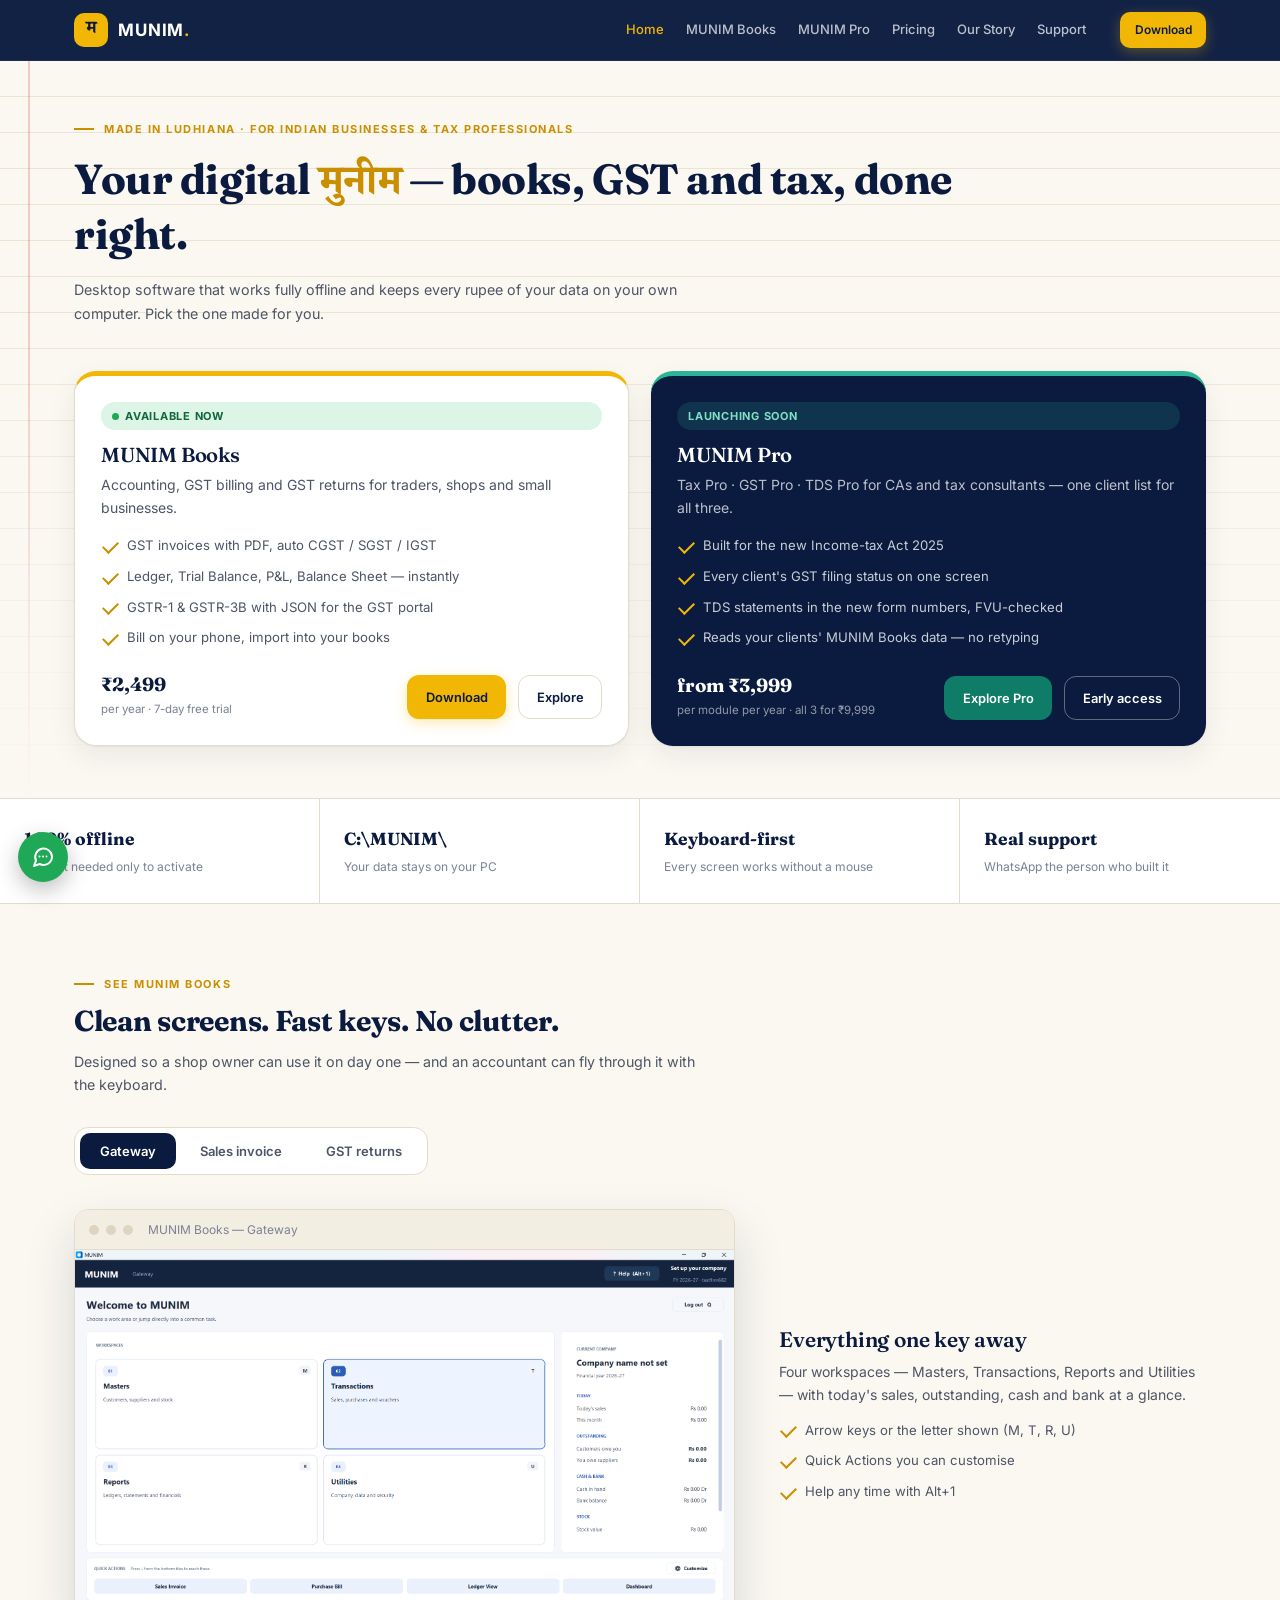
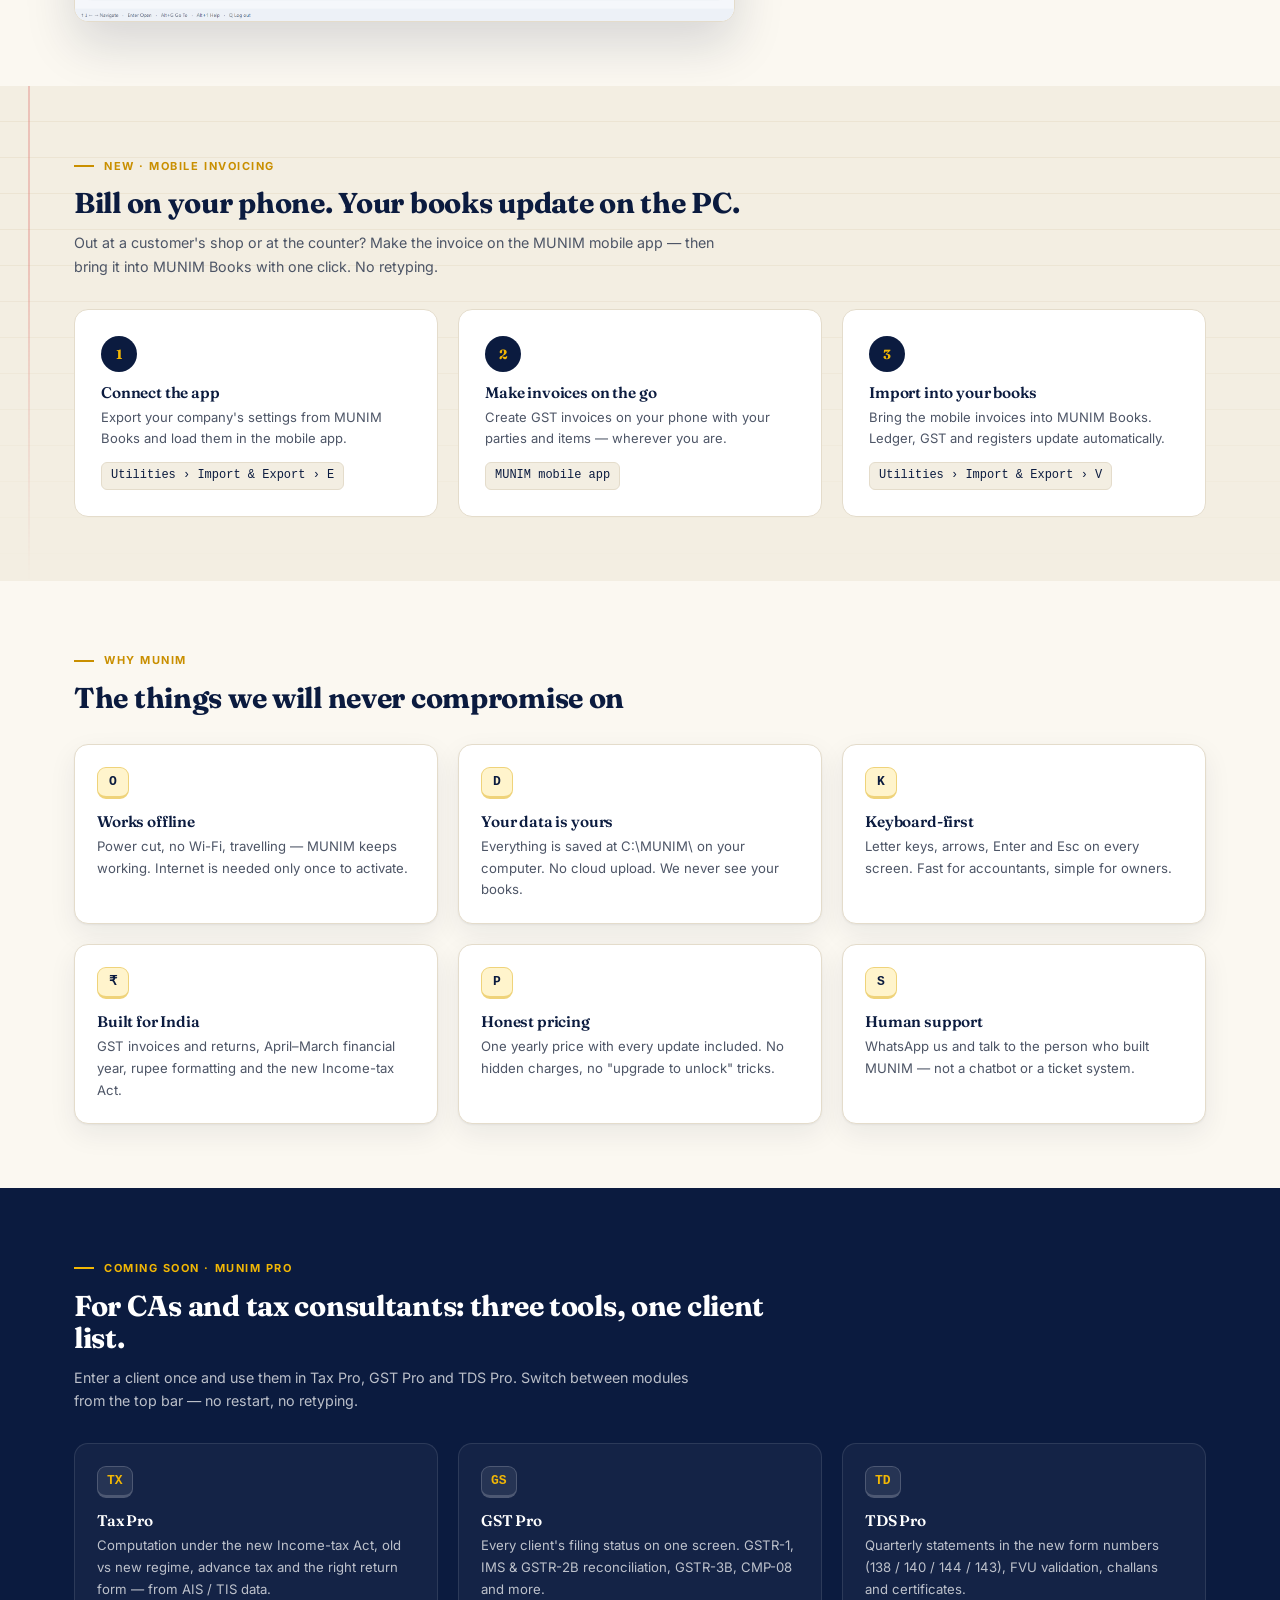
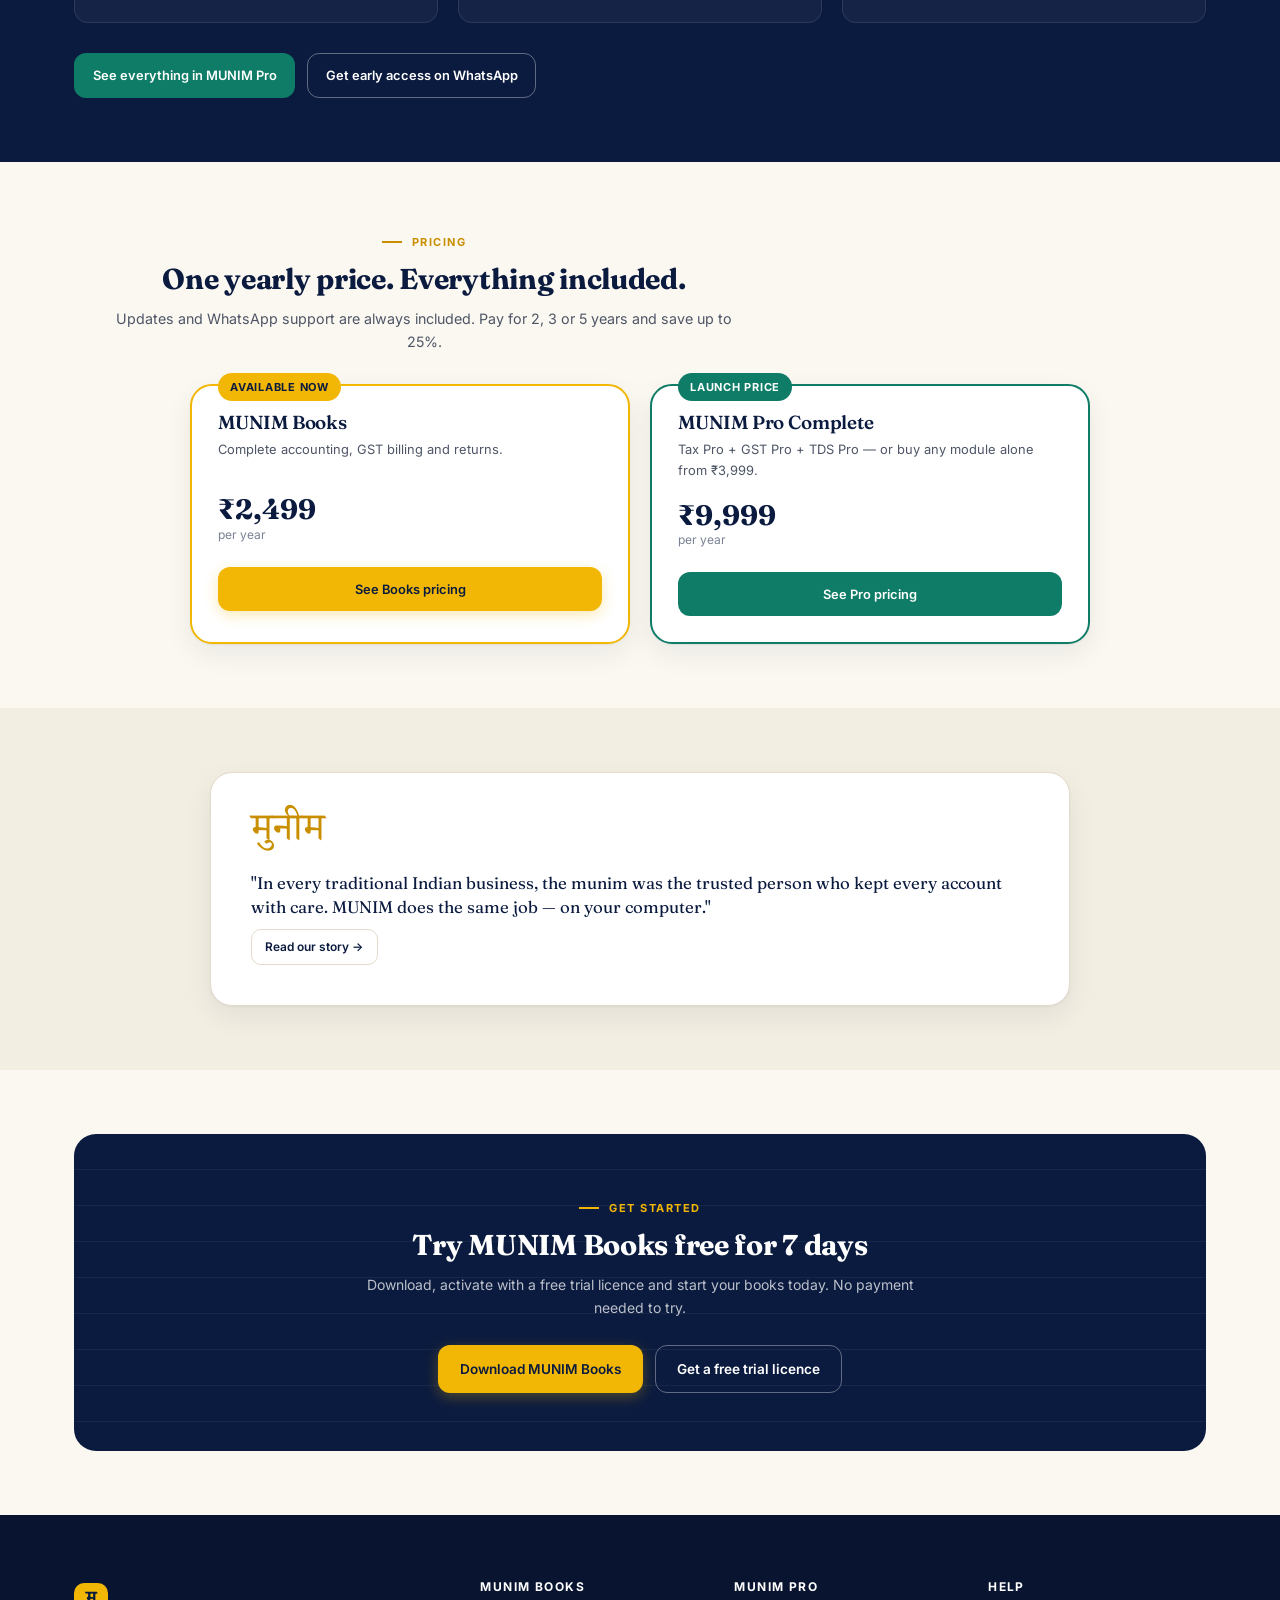
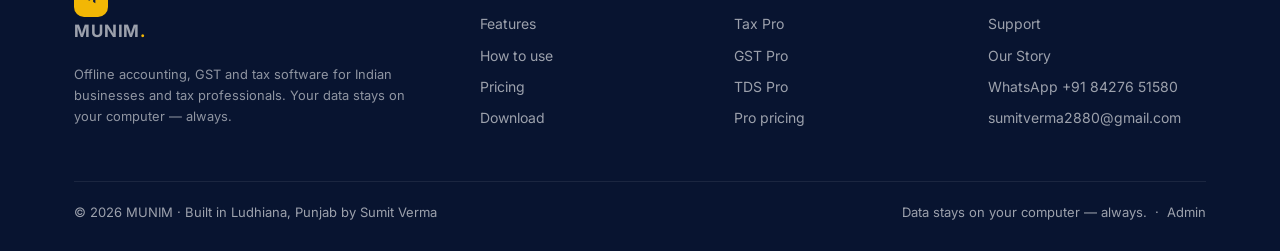
<file: index.html>
<!DOCTYPE html>
<html lang="en">
<head>
<meta charset="UTF-8">
<meta name="viewport" content="width=device-width, initial-scale=1.0">
<title>MUNIM — Offline accounting, GST & tax software for India</title>
<meta name="description" content="MUNIM Books: offline accounting, GST billing and returns for small businesses. MUNIM Pro: Tax, GST and TDS software for CAs and tax consultants. Your data stays on your computer.">
<link rel="preconnect" href="https://fonts.googleapis.com">
<link rel="preconnect" href="https://fonts.gstatic.com" crossorigin>
<link href="https://fonts.googleapis.com/css2?family=Fraunces:opsz,wght@9..144,600;9..144,700&family=Inter:wght@400;500;600;700&family=Noto+Serif+Devanagari:wght@700&display=swap" rel="stylesheet">
<link rel="stylesheet" href="site.css">
</head>
<body data-nav="home">
<div id="site-header"></div>

<main>
  <!-- HERO -->
  <section class="hero">
    <div class="wrap">
      <span class="eyebrow">Made in Ludhiana · for Indian businesses &amp; tax professionals</span>
      <h1 style="margin-top:18px;max-width:900px">Your digital <span class="dev">मुनीम</span> — books, GST and tax, done right.</h1>
      <p class="lead">Desktop software that works fully offline and keeps every rupee of your data on your own computer. Pick the one made for you.</p>

      <div class="products">
        <article class="prod reveal">
          <span class="tag tag-live">Available now</span>
          <h3>MUNIM Books</h3>
          <p>Accounting, GST billing and GST returns for traders, shops and small businesses.</p>
          <ul class="ticks">
            <li>GST invoices with PDF, auto CGST / SGST / IGST</li>
            <li>Ledger, Trial Balance, P&amp;L, Balance Sheet — instantly</li>
            <li>GSTR-1 &amp; GSTR-3B with JSON for the GST portal</li>
            <li>Bill on your phone, import into your books</li>
          </ul>
          <div class="prod-foot">
            <div class="price-line"><b>₹2,499</b><span>per year · 7-day free trial</span></div>
            <div class="btns">
              <a class="btn btn-gold" href="download.html">Download</a>
              <a class="btn btn-line" href="books.html">Explore</a>
            </div>
          </div>
        </article>

        <article class="prod dark reveal">
          <span class="tag tag-soon">Launching soon</span>
          <h3>MUNIM Pro</h3>
          <p>Tax Pro · GST Pro · TDS Pro for CAs and tax consultants — one client list for all three.</p>
          <ul class="ticks">
            <li>Built for the new Income-tax Act 2025</li>
            <li>Every client's GST filing status on one screen</li>
            <li>TDS statements in the new form numbers, FVU-checked</li>
            <li>Reads your clients' MUNIM Books data — no retyping</li>
          </ul>
          <div class="prod-foot">
            <div class="price-line"><b>from ₹3,999</b><span>per module per year · all 3 for ₹9,999</span></div>
            <div class="btns">
              <a class="btn btn-pro" href="pro.html">Explore Pro</a>
              <a class="btn btn-light" data-wa="Hi, I want early access to MUNIM Pro">Early access</a>
            </div>
          </div>
        </article>
      </div>
    </div>
  </section>

  <!-- TRUST STRIP -->
  <div class="strip">
    <div><b>100% offline</b><span>Internet needed only to activate</span></div>
    <div><b>C:\MUNIM\</b><span>Your data stays on your PC</span></div>
    <div><b>Keyboard-first</b><span>Every screen works without a mouse</span></div>
    <div><b>Real support</b><span>WhatsApp the person who built it</span></div>
  </div>

  <!-- SHOWCASE -->
  <section class="sec">
    <div class="wrap">
      <div class="sec-head">
        <span class="eyebrow">See MUNIM Books</span>
        <h2>Clean screens. Fast keys. No clutter.</h2>
        <p class="lead">Designed so a shop owner can use it on day one — and an accountant can fly through it with the keyboard.</p>
      </div>
      <div data-tabs>
        <div class="tabbar" role="tablist">
          <button data-tab="gateway">Gateway</button>
          <button data-tab="invoice">Sales invoice</button>
          <button data-tab="gst">GST returns</button>
        </div>
        <div data-panel="gateway">
          <div class="show">
            <div class="window"><div class="bar"><i></i><i></i><i></i><span>MUNIM Books — Gateway</span></div>
              <img src="shot-gateway.png" alt="MUNIM Books Gateway screen with Masters, Transactions, Reports and Utilities" loading="lazy"></div>
            <div>
              <h3>Everything one key away</h3>
              <p>Four workspaces — Masters, Transactions, Reports and Utilities — with today's sales, outstanding, cash and bank at a glance.</p>
              <ul class="ticks">
                <li>Arrow keys or the letter shown (M, T, R, U)</li>
                <li>Quick Actions you can customise</li>
                <li>Help any time with Alt+1</li>
              </ul>
            </div>
          </div>
        </div>
        <div data-panel="invoice">
          <div class="show">
            <div class="window"><div class="bar"><i></i><i></i><i></i><span>MUNIM Books — New Sales Invoice</span></div>
              <img src="shot-invoice.png" alt="MUNIM Books sales invoice entry screen" loading="lazy"></div>
            <div>
              <h3>A GST invoice in seconds</h3>
              <p>Pick the customer, add items with HSN/SAC, quantity, rate and GST %. Tax splits itself.</p>
              <ul class="ticks">
                <li>CGST / SGST or IGST — automatic</li>
                <li>Several GST rates on one bill</li>
                <li>Ctrl+S saves · Ctrl+P makes the PDF</li>
                <li>Posts to ledger and registers instantly</li>
              </ul>
            </div>
          </div>
        </div>
        <div data-panel="gst">
          <div class="show">
            <div class="window"><div class="bar"><i></i><i></i><i></i><span>MUNIM Books — Reports › GST</span></div>
              <img src="shot-gst.png" alt="MUNIM Books GST reports with GSTR-1 and GSTR-3B" loading="lazy"></div>
            <div>
              <h3>GST returns, ready every month</h3>
              <p>GSTR-1 and GSTR-3B are built from your entries — export the JSON and upload it on the GST portal.</p>
              <ul class="ticks">
                <li>GSTR-1 outward supplies</li>
                <li>GSTR-3B summary</li>
                <li>Live figures for the month before you open</li>
              </ul>
            </div>
          </div>
        </div>
      </div>
    </div>
  </section>

  <!-- MOBILE INVOICES -->
  <section class="sec sec-alt ruled">
    <div class="wrap">
      <div class="sec-head">
        <span class="eyebrow">New · Mobile invoicing</span>
        <h2>Bill on your phone. Your books update on the PC.</h2>
        <p class="lead">Out at a customer's shop or at the counter? Make the invoice on the MUNIM mobile app — then bring it into MUNIM Books with one click. No retyping.</p>
      </div>
      <div class="steps">
        <div class="step reveal">
          <h3>Connect the app</h3>
          <p>Export your company's settings from MUNIM Books and load them in the mobile app.</p>
          <span class="where">Utilities › Import &amp; Export › E</span>
        </div>
        <div class="step reveal">
          <h3>Make invoices on the go</h3>
          <p>Create GST invoices on your phone with your parties and items — wherever you are.</p>
          <span class="where">MUNIM mobile app</span>
        </div>
        <div class="step reveal">
          <h3>Import into your books</h3>
          <p>Bring the mobile invoices into MUNIM Books. Ledger, GST and registers update automatically.</p>
          <span class="where">Utilities › Import &amp; Export › V</span>
        </div>
      </div>
    </div>
  </section>

  <!-- WHY -->
  <section class="sec">
    <div class="wrap">
      <div class="sec-head">
        <span class="eyebrow">Why MUNIM</span>
        <h2>The things we will never compromise on</h2>
      </div>
      <div class="grid g3">
        <div class="card reveal"><span class="key gold">O</span><h3>Works offline</h3><p>Power cut, no Wi-Fi, travelling — MUNIM keeps working. Internet is needed only once to activate.</p></div>
        <div class="card reveal"><span class="key gold">D</span><h3>Your data is yours</h3><p>Everything is saved at C:\MUNIM\ on your computer. No cloud upload. We never see your books.</p></div>
        <div class="card reveal"><span class="key gold">K</span><h3>Keyboard-first</h3><p>Letter keys, arrows, Enter and Esc on every screen. Fast for accountants, simple for owners.</p></div>
        <div class="card reveal"><span class="key gold">₹</span><h3>Built for India</h3><p>GST invoices and returns, April–March financial year, rupee formatting and the new Income-tax Act.</p></div>
        <div class="card reveal"><span class="key gold">P</span><h3>Honest pricing</h3><p>One yearly price with every update included. No hidden charges, no "upgrade to unlock" tricks.</p></div>
        <div class="card reveal"><span class="key gold">S</span><h3>Human support</h3><p>WhatsApp us and talk to the person who built MUNIM — not a chatbot or a ticket system.</p></div>
      </div>
    </div>
  </section>

  <!-- PRO TEASER -->
  <section class="sec sec-ink">
    <div class="wrap">
      <div class="sec-head">
        <span class="eyebrow light">Coming soon · MUNIM Pro</span>
        <h2>For CAs and tax consultants: three tools, one client list.</h2>
        <p class="lead">Enter a client once and use them in Tax Pro, GST Pro and TDS Pro. Switch between modules from the top bar — no restart, no retyping.</p>
      </div>
      <div class="grid g3">
        <a class="card reveal" href="pro.html#tax"><span class="key">TX</span><h3>Tax Pro</h3><p>Computation under the new Income-tax Act, old vs new regime, advance tax and the right return form — from AIS / TIS data.</p></a>
        <a class="card reveal" href="pro.html#gst"><span class="key">GS</span><h3>GST Pro</h3><p>Every client's filing status on one screen. GSTR-1, IMS &amp; GSTR-2B reconciliation, GSTR-3B, CMP-08 and more.</p></a>
        <a class="card reveal" href="pro.html#tds"><span class="key">TD</span><h3>TDS Pro</h3><p>Quarterly statements in the new form numbers (138 / 140 / 144 / 143), FVU validation, challans and certificates.</p></a>
      </div>
      <div class="btns" style="margin-top:30px">
        <a class="btn btn-pro" href="pro.html">See everything in MUNIM Pro</a>
        <a class="btn btn-light" data-wa="Hi, I want early access to MUNIM Pro">Get early access on WhatsApp</a>
      </div>
    </div>
  </section>

  <!-- PRICING TEASER -->
  <section class="sec">
    <div class="wrap">
      <div class="sec-head center">
        <span class="eyebrow">Pricing</span>
        <h2>One yearly price. Everything included.</h2>
        <p class="lead">Updates and WhatsApp support are always included. Pay for 2, 3 or 5 years and save up to 25%.</p>
      </div>
      <div class="grid g2" style="max-width:900px;margin:0 auto">
        <div class="plan best-gold reveal">
          <span class="ribbon gold">Available now</span>
          <h3>MUNIM Books</h3>
          <p class="desc">Complete accounting, GST billing and returns.</p>
          <div class="price"><span class="amt">₹2,499</span><span class="per">per year</span></div>
          <a class="btn btn-gold" href="pricing.html" style="margin-top:22px">See Books pricing</a>
        </div>
        <div class="plan best reveal">
          <span class="ribbon">Launch price</span>
          <h3>MUNIM Pro Complete</h3>
          <p class="desc">Tax Pro + GST Pro + TDS Pro — or buy any module alone from ₹3,999.</p>
          <div class="price"><span class="amt">₹9,999</span><span class="per">per year</span></div>
          <a class="btn btn-pro" href="pricing.html#pro" style="margin-top:22px">See Pro pricing</a>
        </div>
      </div>
    </div>
  </section>

  <!-- STORY TEASER -->
  <section class="sec sec-alt">
    <div class="wrap">
      <div class="quote reveal" style="max-width:860px;margin:0 auto">
        <div class="big">मुनीम</div>
        <blockquote>"In every traditional Indian business, the munim was the trusted person who kept every account with care. MUNIM does the same job — on your computer."</blockquote>
        <a href="story.html" class="btn btn-line btn-sm">Read our story →</a>
      </div>
    </div>
  </section>

  <!-- FINAL CTA -->
  <section class="sec">
    <div class="wrap">
      <div class="cta">
        <span class="eyebrow light">Get started</span>
        <h2 style="margin-top:12px">Try MUNIM Books free for 7 days</h2>
        <p>Download, activate with a free trial licence and start your books today. No payment needed to try.</p>
        <div class="btns">
          <a class="btn btn-gold btn-lg" href="download.html">Download MUNIM Books</a>
          <a class="btn btn-light btn-lg" data-wa="Hi, I want a free 7-day trial of MUNIM Books">Get a free trial licence</a>
        </div>
      </div>
    </div>
  </section>
</main>

<div id="site-footer"></div>
<script src="site.js"></script>
</body>
</html>
</file>
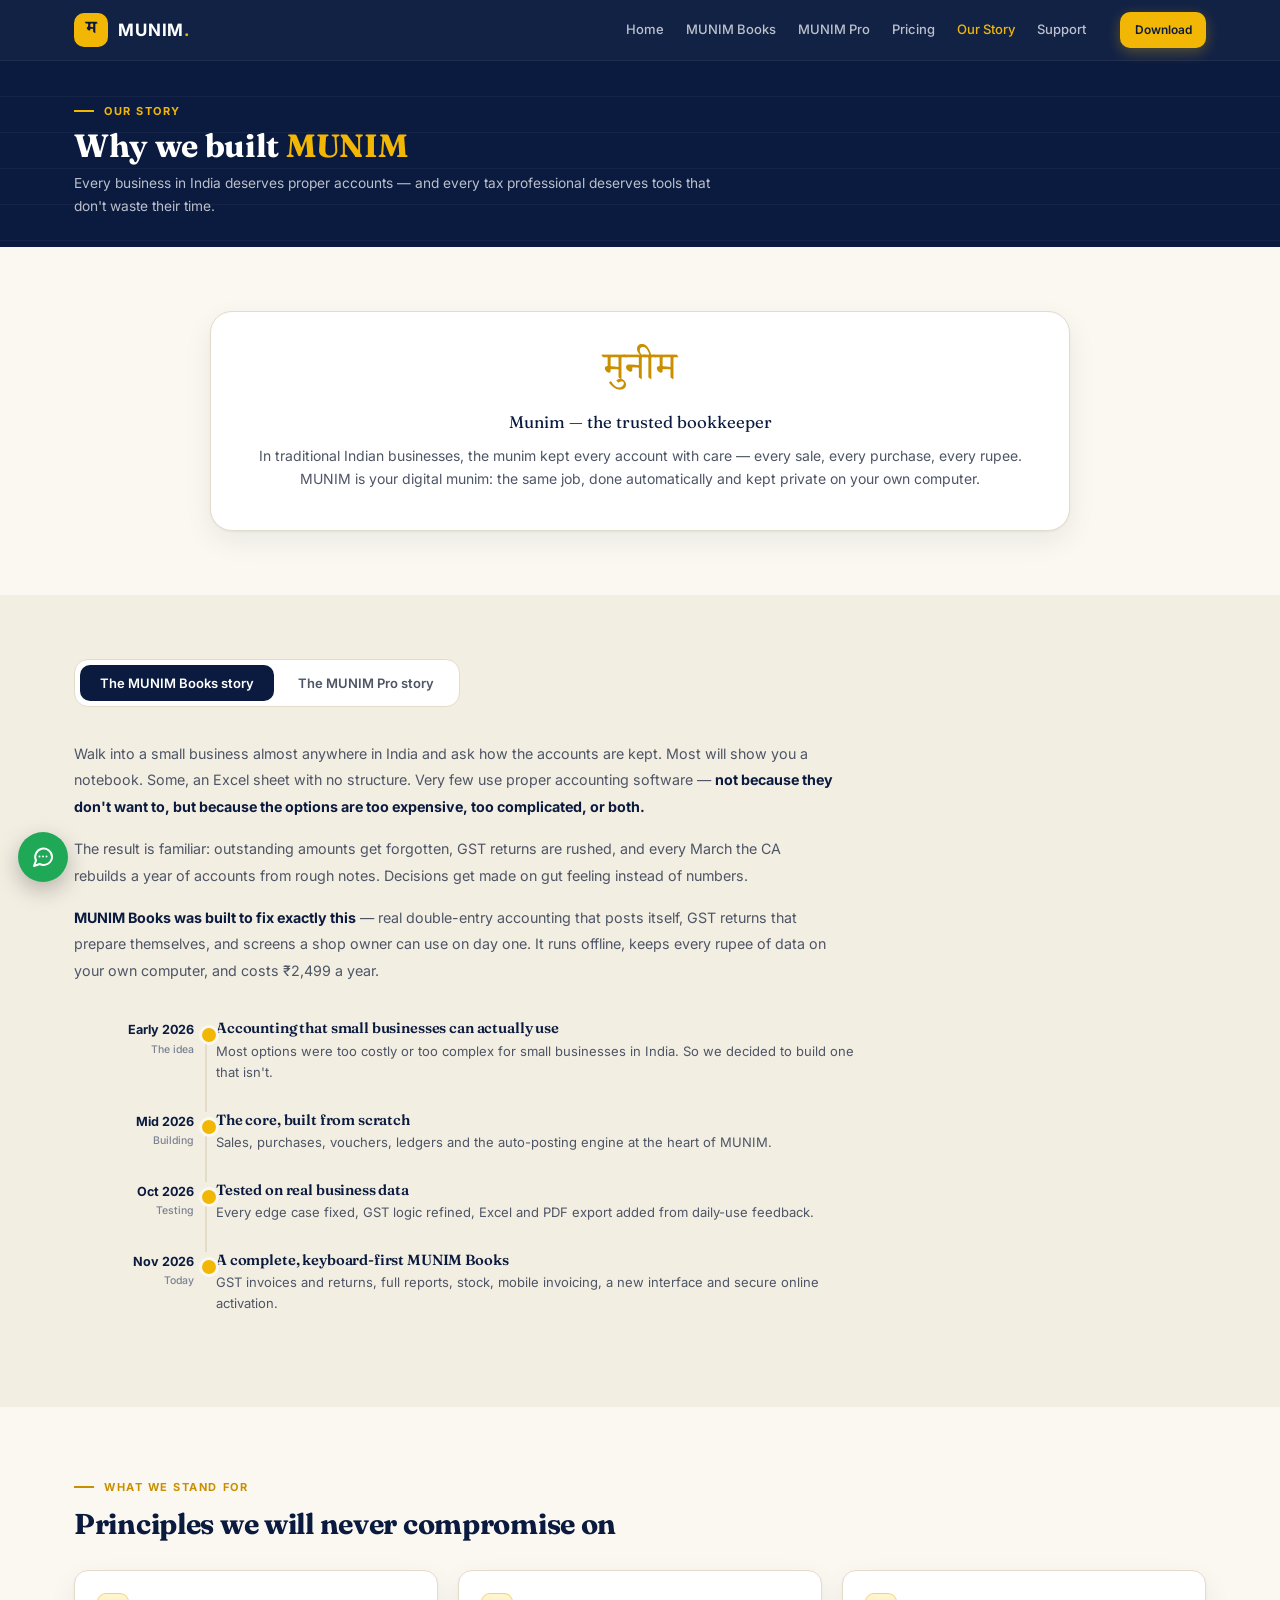
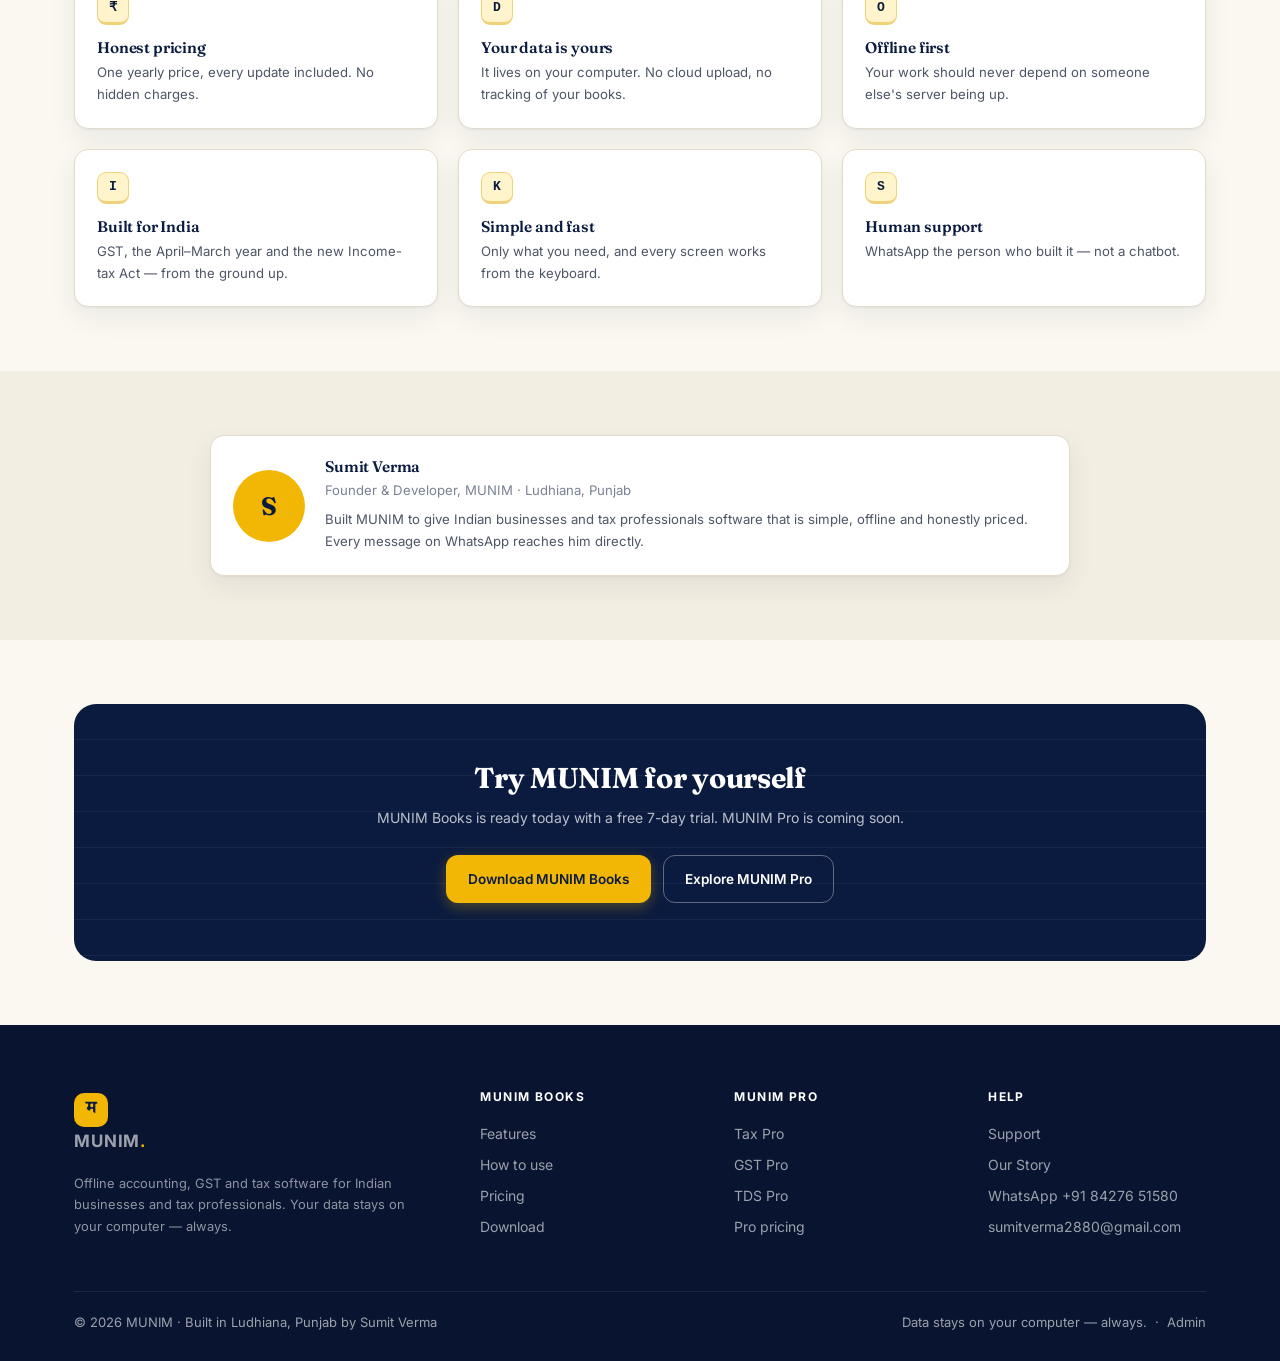
<file: about.html>
<!DOCTYPE html>
<html lang="en"><head><meta charset="UTF-8"><title>About MUNIM</title>
<meta http-equiv="refresh" content="0; url=story.html"><link rel="canonical" href="story.html">
<script>location.replace("story.html" + location.hash);</script></head>
<body><p>This page has moved to <a href="story.html">Our Story</a>.</p></body></html>
</file>
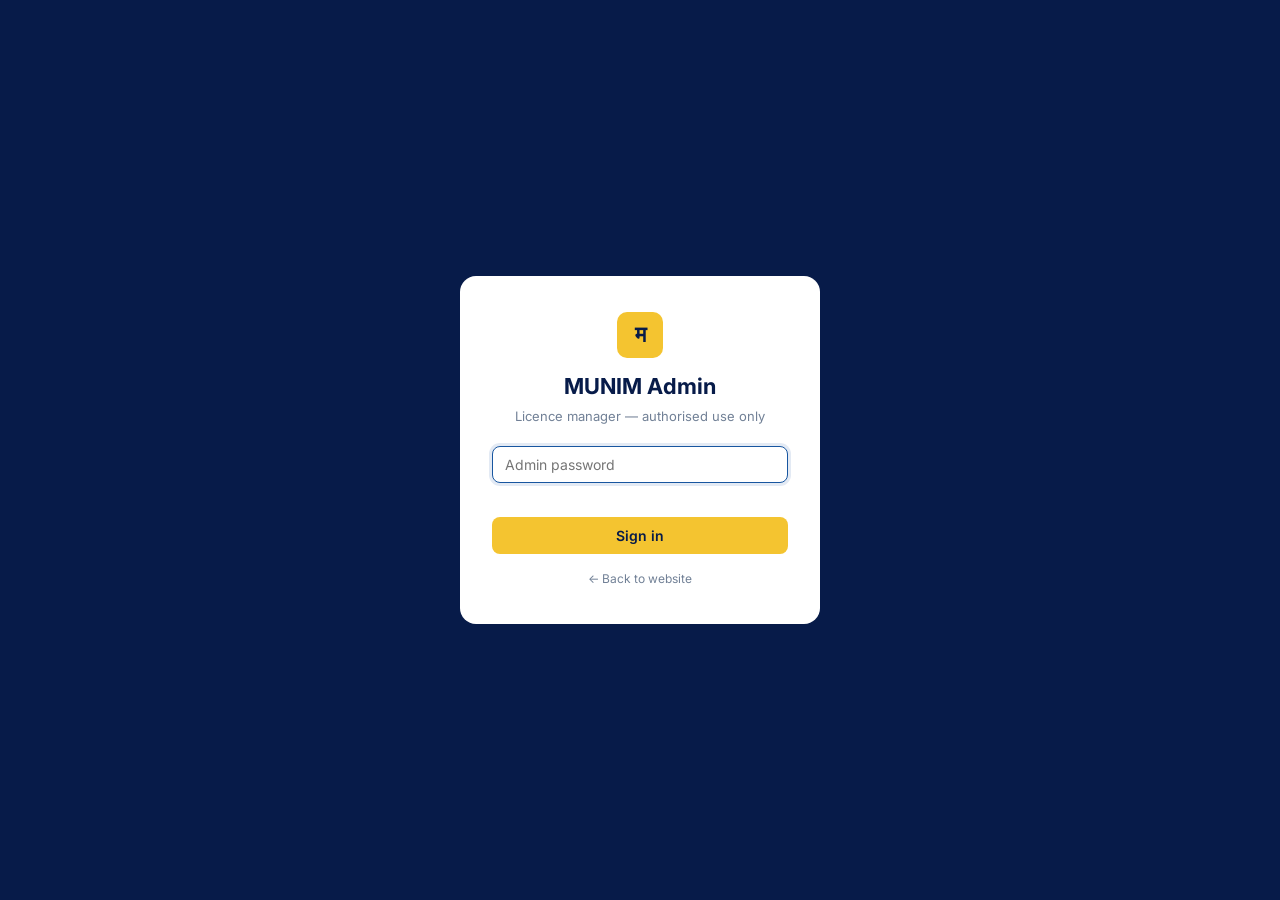
<file: admin-panel.html>
<!DOCTYPE html>
<html lang="en">
<head>
<meta charset="UTF-8">
<meta name="viewport" content="width=device-width, initial-scale=1.0">
<meta name="robots" content="noindex, nofollow">
<title>MUNIM Admin — Licence Manager</title>
<link rel="preconnect" href="https://fonts.googleapis.com">
<link href="https://fonts.googleapis.com/css2?family=Inter:wght@400;500;600;700;800&display=swap" rel="stylesheet">
<style>
*{box-sizing:border-box;margin:0;padding:0}
:root{--navy:#071B49;--gold:#F4C430;--gold-d:#D4A820;--bg:#F4F6FA;--line:#E2E8F0;--ink:#1B2438;--mid:#4A5568;--soft:#718096;--green:#1E8E5A;--red:#C0392B;--blue:#1856A0}
body{font-family:Inter,'Segoe UI',sans-serif;background:var(--bg);color:var(--ink);font-size:14px;line-height:1.5}
button,input,select{font-family:inherit;font-size:14px}
a{color:inherit;text-decoration:none}
.hide{display:none!important}
.logo{width:46px;height:46px;border-radius:10px;background:var(--gold);color:var(--navy);font-weight:800;font-size:22px;display:flex;align-items:center;justify-content:center}
.logo.sm{width:34px;height:34px;font-size:16px;border-radius:8px}
#login{min-height:100vh;display:flex;align-items:center;justify-content:center;background:var(--navy);padding:20px}
.login-card{background:#fff;border-radius:16px;padding:36px 32px;width:360px;max-width:100%;text-align:center}
.login-card .logo{margin:0 auto 12px}
.login-card h1{font-size:22px;color:var(--navy)}
.login-card p{color:var(--soft);font-size:13px;margin:4px 0 20px}
.login-card input{margin-bottom:6px}
.back{display:block;margin-top:16px;font-size:12px;color:var(--soft)}
input,select{width:100%;padding:9px 12px;border:1px solid var(--line);border-radius:8px;background:#fff;color:var(--ink);outline:none}
input:focus,select:focus{border-color:var(--blue);box-shadow:0 0 0 3px rgba(24,86,160,.12)}
label{display:block;font-size:12px;font-weight:600;color:var(--mid);margin:14px 0 5px}
.btn{display:inline-flex;align-items:center;justify-content:center;gap:6px;border:none;border-radius:8px;padding:10px 18px;font-weight:600;cursor:pointer;white-space:nowrap}
.btn:disabled{opacity:.55;cursor:not-allowed}
.btn-gold{background:var(--gold);color:var(--navy)}.btn-gold:hover:not(:disabled){background:var(--gold-d)}
.btn-blue{background:var(--blue);color:#fff}
.btn-green{background:#25D366;color:#fff}
.btn-ghost{background:#E9EEF6;color:var(--ink)}.btn-ghost:hover{background:#DCE3F0}
.btn-block{width:100%}
.sq{padding:9px 12px}
.top{background:var(--navy);color:#fff;padding:12px 4%;display:flex;align-items:center;justify-content:space-between;position:sticky;top:0;z-index:50}
.brand{display:flex;align-items:center;gap:10px}.brand span{display:block;font-size:12px;color:#9FB3D9}
.top-actions{display:flex;gap:14px;align-items:center}.top-actions .link{color:#C9D6EE;font-size:13px}
.wrap{max-width:1180px;margin:24px auto 60px;padding:0 16px}
.stats{display:grid;grid-template-columns:repeat(5,1fr);gap:12px;margin-bottom:18px}
.stat{background:#fff;border:1px solid var(--line);border-radius:12px;padding:14px 16px}
.stat b{display:block;font-size:22px;color:var(--navy)}.stat span{font-size:12px;color:var(--soft)}
.card{background:#fff;border:1px solid var(--line);border-radius:14px;padding:22px 24px;margin-bottom:18px}
.card h2{font-size:16px;color:var(--navy)}
.card-head{display:flex;justify-content:space-between;align-items:center;gap:12px;flex-wrap:wrap;margin-bottom:12px}
.tools{display:flex;gap:8px;flex-wrap:wrap}.tools input{width:240px}.tools select{width:200px}
.grid3{display:grid;grid-template-columns:repeat(3,1fr);gap:0 16px}
.seg{display:inline-flex;border:1px solid var(--line);border-radius:9px;overflow:hidden;flex-wrap:wrap}
.seg label{margin:0;cursor:pointer}.seg input{display:none}
.seg span{display:block;padding:9px 16px;font-size:13px;font-weight:600;color:var(--mid);background:#fff;border-right:1px solid var(--line)}
.seg label:last-child span{border-right:none}
.seg input:checked+span{background:var(--navy);color:var(--gold)}
.checks{display:flex;gap:18px;flex-wrap:wrap}
.checks label{display:flex;align-items:center;gap:7px;margin:0;font-size:14px;font-weight:500;color:var(--ink);cursor:pointer}
.checks input{width:16px;height:16px}
.inrow{display:flex;gap:6px}
.hint{font-size:12px;color:var(--soft);margin-top:4px;min-height:16px}.hint.good{color:var(--green)}.hint.bad{color:var(--red)}
.err{color:var(--red);font-size:13px;font-weight:600;margin-top:10px;min-height:18px}
#f-create{margin-top:8px}
.result{margin-top:18px;border:1px solid #BFE3CF;background:#F1FAF5;border-radius:12px;padding:16px 18px}
.result-head{font-weight:700;color:var(--green);margin-bottom:10px}
.kv{display:grid;grid-template-columns:130px 1fr;gap:4px 12px;margin-bottom:6px}
.kv dt{color:var(--soft)}.kv dd{font-weight:600;word-break:break-all}
.mono{font-family:Consolas,monospace}
pre.wa{background:#fff;border:1px solid var(--line);border-radius:8px;padding:12px 14px;font-family:inherit;font-size:13px;white-space:pre-wrap;word-break:break-word;max-height:320px;overflow:auto;margin:10px 0}
.row-btns{display:flex;gap:8px;flex-wrap:wrap;margin-top:12px}
.table-wrap{overflow-x:auto}
table{width:100%;border-collapse:collapse;font-size:13px}
th{background:#EEF2F8;text-align:left;padding:9px 10px;font-weight:600;white-space:nowrap}
td{padding:10px;border-bottom:1px solid #EEF1F6;vertical-align:top}
.sub{font-size:12px;color:var(--soft);margin-top:2px}
.muted{color:var(--soft)}
.pill{display:inline-block;padding:2px 9px;border-radius:999px;font-size:11px;font-weight:700;margin-top:3px}
.pill.ok{background:#D1FAE5;color:#065F46}.pill.warn{background:#FEF3C7;color:#92400E}.pill.trial{background:#E0E7FF;color:#3730A3}
.pill.exp,.pill.susp{background:#FEE2E2;color:#991B1B}.pill.none{background:#EEF1F6;color:var(--soft)}
.pill.books{background:#FFF4CC;color:#7A5A00}.pill.pro{background:var(--navy);color:var(--gold)}
.chip{display:inline-block;font-size:11px;border:1px solid var(--line);border-radius:6px;padding:0 6px;margin:3px 3px 0 0;color:var(--mid)}
.acts{display:flex;flex-wrap:wrap;gap:5px;min-width:230px}
.acts button{border:none;border-radius:6px;padding:4px 9px;font-size:12px;font-weight:600;cursor:pointer;background:#E9EEF6;color:var(--ink)}
.acts button.green{background:var(--green);color:#fff}.acts button.red{background:#FDE8E6;color:var(--red)}
.acts button:hover{filter:brightness(.95)}
.empty{text-align:center;color:var(--soft);padding:28px}
.modal{position:fixed;inset:0;background:rgba(7,27,73,.55);display:flex;align-items:center;justify-content:center;z-index:100;padding:16px}
.modal-card{background:#fff;border-radius:14px;padding:24px;width:540px;max-width:100%;max-height:92vh;overflow:auto}
.modal-card h3{font-size:17px;color:var(--navy)}
.toast{position:fixed;bottom:28px;left:50%;transform:translateX(-50%);background:var(--ink);color:#fff;padding:11px 22px;border-radius:8px;font-weight:600;z-index:200;display:none}
@media(max-width:900px){.stats{grid-template-columns:repeat(2,1fr)}.grid3{grid-template-columns:1fr}.tools input,.tools select{width:100%}}
</style>
</head>
<body>
<div id="toast" class="toast"></div>

<!-- ============ LOGIN ============ -->
<div id="login">
  <form class="login-card" id="login-form" autocomplete="off">
    <div class="logo">म</div>
    <h1>MUNIM Admin</h1>
    <p>Licence manager — authorised use only</p>
    <input type="password" id="login-pw" placeholder="Admin password" autocomplete="current-password">
    <div class="err" id="login-err"></div>
    <button class="btn btn-gold btn-block" id="login-btn" type="submit">Sign in</button>
    <a class="back" href="index.html">← Back to website</a>
  </form>
</div>

<!-- ============ APP ============ -->
<div id="app" class="hide">
  <header class="top">
    <div class="brand"><div class="logo sm">म</div><div><b>MUNIM Admin</b><span>Licence manager</span></div></div>
    <div class="top-actions">
      <a href="index.html" class="link">Website</a>
      <button class="btn btn-ghost" id="logout-btn" type="button">Sign out</button>
    </div>
  </header>

  <main class="wrap">
    <div class="stats" id="stats"></div>

    <!-- Create -->
    <section class="card">
      <h2>Create licence</h2>
      <div class="grid3">
        <div><label for="f-firm">Customer / Firm name *</label><input id="f-firm" maxlength="100" placeholder="e.g. Ram Traders"></div>
        <div><label for="f-phone">Mobile (WhatsApp)</label><input id="f-phone" inputmode="numeric" maxlength="14" placeholder="10-digit mobile"></div>
        <div><label for="f-plan">Plan</label>
          <select id="f-plan">
            <option value="trial">Free trial — 7 days</option>
            <option value="1y" selected>1 year</option>
            <option value="2y">2 years</option>
            <option value="3y">3 years</option>
            <option value="4y">4 years</option>
            <option value="5y">5 years</option>
          </select>
          <div class="hint" id="f-expiry"></div>
        </div>
      </div>

      <label>Product</label>
      <div class="seg">
        <label><input type="radio" name="product" value="books" checked><span>MUNIM Books</span></label>
        <label><input type="radio" name="product" value="pro"><span>MUNIM Pro</span></label>
        <label><input type="radio" name="product" value="both"><span>Books + Pro</span></label>
      </div>
      <div id="f-mods-wrap" class="hide">
        <label>MUNIM Pro modules</label>
        <div class="checks" id="f-mods">
          <label><input type="checkbox" value="tax" checked> Tax Pro</label>
          <label><input type="checkbox" value="gst" checked> GST Pro</label>
          <label><input type="checkbox" value="tds" checked> TDS Pro</label>
        </div>
      </div>

      <div class="grid3">
        <div><label for="f-user">Username</label>
          <input id="f-user" maxlength="30" autocomplete="off" spellcheck="false" placeholder="auto from firm name">
          <div class="hint" id="f-user-status"></div></div>
        <div><label for="f-pass">Password</label>
          <div class="inrow"><input id="f-pass" maxlength="40" autocomplete="off" spellcheck="false">
          <button class="btn btn-ghost sq" id="f-pass-new" type="button" title="New password">↻</button></div></div>
        <div><label for="f-notes">Notes (only you see this)</label><input id="f-notes" maxlength="200" placeholder="e.g. paid by UPI on 26-Nov"></div>
      </div>

      <div class="err" id="f-err"></div>
      <button class="btn btn-gold" id="f-create" type="button">Create licence</button>

      <div id="result" class="result hide">
        <div class="result-head">✓ Licence created — copy the details now. The password is not shown again.</div>
        <dl class="kv" id="r-kv"></dl>
        <pre class="wa" id="r-msg"></pre>
        <div class="row-btns">
          <button class="btn btn-blue" id="r-copy" type="button">📋 Copy WhatsApp message</button>
          <a class="btn btn-green" id="r-wa" target="_blank" rel="noopener">Open in WhatsApp</a>
          <button class="btn btn-ghost" id="r-close" type="button">Done</button>
        </div>
      </div>
    </section>

    <!-- List -->
    <section class="card">
      <div class="card-head">
        <h2>All licences <span id="count" class="muted" style="font-weight:400"></span></h2>
        <div class="tools">
          <input id="q" placeholder="Search firm, username, mobile…">
          <select id="flt">
            <option value="all">All</option>
            <option value="trial">Trials (running)</option>
            <option value="paid">Paid (running)</option>
            <option value="expiring">Expiring in 30 days</option>
            <option value="expired">Expired</option>
            <option value="suspended">Suspended</option>
            <option value="notact">Not activated yet</option>
          </select>
          <button class="btn btn-ghost" id="reload" type="button">↻ Refresh</button>
        </div>
      </div>
      <div class="table-wrap">
        <table>
          <thead><tr><th>#</th><th>Customer</th><th>Product</th><th>Plan</th><th>Valid till</th><th>Computer</th><th>Actions</th></tr></thead>
          <tbody id="tbody"><tr><td colspan="7" class="empty">Loading…</td></tr></tbody>
        </table>
      </div>
    </section>

    <section class="card">
      <h2>System</h2>
      <p class="sub">App public key — needed once for the EXE licence check. Safe to share; it cannot create licences.</p>
      <div class="row-btns"><button class="btn btn-ghost" id="sys-key" type="button">Show public key</button></div>
      <pre class="wa hide mono" id="sys-out"></pre>
    </section>
  </main>
</div>

<!-- Extend modal -->
<div class="modal hide" id="x-modal">
  <div class="modal-card">
    <h3>Extend / change licence</h3>
    <p class="sub" id="x-who"></p>
    <label for="x-plan">Validity</label>
    <select id="x-plan">
      <option value="1y" selected>+ 1 year</option>
      <option value="2y">+ 2 years</option>
      <option value="3y">+ 3 years</option>
      <option value="4y">+ 4 years</option>
      <option value="5y">+ 5 years</option>
      <option value="trial">Trial — 7 days from today</option>
      <option value="keep">Don't change validity (only product / modules)</option>
    </select>
    <div class="hint" id="x-preview"></div>
    <label>Product</label>
    <div class="seg">
      <label><input type="radio" name="x-product" value="books"><span>MUNIM Books</span></label>
      <label><input type="radio" name="x-product" value="pro"><span>MUNIM Pro</span></label>
      <label><input type="radio" name="x-product" value="both"><span>Books + Pro</span></label>
    </div>
    <div id="x-mods-wrap">
      <label>MUNIM Pro modules</label>
      <div class="checks" id="x-mods">
        <label><input type="checkbox" value="tax"> Tax Pro</label>
        <label><input type="checkbox" value="gst"> GST Pro</label>
        <label><input type="checkbox" value="tds"> TDS Pro</label>
      </div>
    </div>
    <div class="err" id="x-err"></div>
    <div class="row-btns">
      <button class="btn btn-gold" id="x-save" type="button">Save</button>
      <button class="btn btn-ghost" data-close type="button">Cancel</button>
    </div>
  </div>
</div>

<!-- Message modal -->
<div class="modal hide" id="m-modal">
  <div class="modal-card">
    <h3 id="m-title"></h3>
    <pre class="wa" id="m-body"></pre>
    <div class="row-btns">
      <button class="btn btn-blue" id="m-copy" type="button">📋 Copy</button>
      <a class="btn btn-green" id="m-wa" target="_blank" rel="noopener">Open in WhatsApp</a>
      <button class="btn btn-ghost" data-close type="button">Close</button>
    </div>
  </div>
</div>

<script>
// ===== Config (public values only — no secrets here) =====
const FN      = "https://jfnvddjsgpyowpfzbmqs.supabase.co/functions/v1";
const ANON    = "eyJhbGciOiJIUzI1NiIsInR5cCI6IkpXVCJ9.eyJpc3MiOiJzdXBhYmFzZSIsInJlZiI6ImpmbnZkZGpzZ3B5b3dwZnpibXFzIiwicm9sZSI6ImFub24iLCJpYXQiOjE3Nzg2NDk2MDEsImV4cCI6MjA5NDIyNTYwMX0.RFdkPuyykaF5fNYbB2QuwJKvzDLrc_TYxHnnLB_tDT4";
const SITE    = "https://technicalmunim.vercel.app";
const SUPPORT = "+91 84276 51580";
const SKEY    = "munim_admin_pw";
const PLAN_LABEL = { trial: "7-day free trial", "1y": "1 year", "2y": "2 years", "3y": "3 years", "4y": "4 years", "5y": "5 years" };
const MOD_LABEL  = { tax: "Tax Pro", gst: "GST Pro", tds: "TDS Pro" };

let PW = sessionStorage.getItem(SKEY) || "";
let USERS = [];
let busy = false;
let X = null;            // licence open in the extend modal
let userTouched = false, userTimer = null, userTaken = false;

const $ = id => document.getElementById(id);
const esc = s => String(s ?? "").replace(/[&<>"']/g, c => ({ "&": "&amp;", "<": "&lt;", ">": "&gt;", '"': "&quot;", "'": "&#39;" }[c]));

// ===== Dates (India time) =====
const todayIST = () => new Date(Date.now() + 19800000).toISOString().slice(0, 10);
const addDays  = (iso, n) => { const d = new Date(iso + "T00:00:00Z"); d.setUTCDate(d.getUTCDate() + n); return d.toISOString().slice(0, 10); };
const addYears = (iso, n) => { const d = new Date(iso + "T00:00:00Z"); d.setUTCFullYear(d.getUTCFullYear() + n); return d.toISOString().slice(0, 10); };
const daysLeft = iso => Math.round((new Date(iso + "T00:00:00Z") - new Date(todayIST() + "T00:00:00Z")) / 86400000);
const fmt = iso => iso ? String(iso).slice(0, 10).split("-").reverse().join("-") : "—";
function previewExpiry(plan, u) {
  const t = todayIST();
  if (plan === "trial") return addDays(t, 7);
  if (plan === "keep") return u.expires_on;
  const start = u && !u.is_trial && u.expires_on >= t ? addDays(u.expires_on, 1) : t;
  return addDays(addYears(start, +plan[0]), -1);
}

// ===== API =====
async function api(action, data = {}) {
  let r;
  try {
    r = await fetch(`${FN}/munim-admin`, {
      method: "POST",
      headers: { "Content-Type": "application/json", apikey: ANON, Authorization: `Bearer ${ANON}` },
      body: JSON.stringify({ action, admin_password: PW, ...data })
    });
  } catch { return { ok: false, error: "No internet, or the licence server is not reachable." }; }
  let j;
  try { j = await r.json(); } catch { j = { ok: false, error: `Server error (${r.status})` }; }
  if (r.status === 401 && !$("app").classList.contains("hide")) logout("Signed out — please sign in again.");
  return j;
}

// ===== UI helpers =====
function toast(msg, ms = 2600) { const t = $("toast"); t.textContent = msg; t.style.display = "block"; clearTimeout(t._h); t._h = setTimeout(() => t.style.display = "none", ms); }
async function copyText(t) {
  try { await navigator.clipboard.writeText(t); }
  catch { const ta = document.createElement("textarea"); ta.value = t; document.body.appendChild(ta); ta.select(); document.execCommand("copy"); ta.remove(); }
  toast("✓ Copied — paste it in WhatsApp");
}
function waLink(phone, msg) {
  let d = String(phone || "").replace(/\D/g, "");
  if (!d) return null;
  if (d.length === 10) d = "91" + d;
  return `https://wa.me/${d}?text=${encodeURIComponent(msg)}`;
}
function randPw() {
  const pick = (a, n) => Array.from(crypto.getRandomValues(new Uint8Array(n)), x => a[x % a.length]).join("");
  return pick("ABCDEFGHJKLMNPQRSTUVWXYZ", 2) + pick("abcdefghjkmnpqrstuvwxyz", 4) + pick("23456789", 3) + pick("@#", 1);
}
const getProduct = name => document.querySelector(`input[name="${name}"]:checked`).value;
const getMods = id => [...document.querySelectorAll(`#${id} input:checked`)].map(i => i.value);
function productLabel(p, mods) {
  const m = (mods || []).map(x => MOD_LABEL[x]).join(", ");
  if (p === "books") return "MUNIM Books";
  if (p === "pro") return `MUNIM Pro (${m})`;
  return `MUNIM Books + MUNIM Pro (${m})`;
}
function showMsg(title, body, phone) {
  $("m-title").textContent = title;
  $("m-body").textContent = body;
  const link = waLink(phone, body);
  $("m-wa").classList.toggle("hide", !link);
  if (link) $("m-wa").href = link;
  $("m-modal").classList.remove("hide");
}

// ===== WhatsApp messages =====
const howToStart = [
  "How to start:",
  `1. Download: ${SITE}/download.html`,
  "2. Open the app with internet ON (needed only the first time)",
  "3. Enter the username, password and licence key",
  "After activation it works fully offline."
];
function msgNew(u, pw) {
  return [`Hello ${u.firm},`, "",
    u.is_trial ? `Your 7-day free trial of ${productLabel(u.product, u.modules)} is ready.`
               : `Your ${productLabel(u.product, u.modules)} licence is ready.`, "",
    `Plan: ${PLAN_LABEL[u.plan] || u.plan}`, `Valid till: ${fmt(u.expires_on)}`, "",
    `Username: ${u.username}`, `Password: ${pw}`, `Licence key: ${u.licence_key}`, "",
    ...howToStart, "", `Help on WhatsApp: ${SUPPORT}`].join("\n");
}
function msgDetails(u) {
  return [`Hello ${u.firm},`, "", `Your ${productLabel(u.product, u.modules)} details:`, "",
    `Username: ${u.username}`, "Password: (as sent earlier — tell us if you need a new one)",
    `Licence key: ${u.licence_key}`, `Valid till: ${fmt(u.expires_on)}`, "",
    ...howToStart, "", `Help on WhatsApp: ${SUPPORT}`].join("\n");
}
function msgRenew(u) {
  return [`Hello ${u.firm},`, "", `Your ${productLabel(u.product, u.modules)} licence has been updated.`,
    `Plan: ${PLAN_LABEL[u.plan] || u.plan}`, `Valid till: ${fmt(u.expires_on)}`, "",
    "No new key needed. Just open the app with internet ON — it picks up the new validity automatically.", "",
    `Thank you! Help on WhatsApp: ${SUPPORT}`].join("\n");
}
function msgPassword(u, pw) {
  return [`Hello ${u.firm},`, "", "Your password has been reset.", "",
    `Username: ${u.username}`, `New password: ${pw}`, `Licence key: ${u.licence_key}`, "",
    `Help on WhatsApp: ${SUPPORT}`].join("\n");
}
function msgResetPc(u) {
  return [`Hello ${u.firm},`, "",
    "Your licence has been freed from your old computer.",
    "Open the app on your new computer with internet ON and enter the same username, password and licence key.", "",
    `Licence key: ${u.licence_key}`, "", `Help on WhatsApp: ${SUPPORT}`].join("\n");
}

// ===== Login / logout =====
function enterApp(users) {
  $("login").classList.add("hide");
  $("app").classList.remove("hide");
  USERS = users || [];
  render();
  if (!$("f-pass").value) $("f-pass").value = randPw();
  updateExpiry();
}
function logout(msg) {
  sessionStorage.removeItem(SKEY); PW = "";
  $("app").classList.add("hide"); $("login").classList.remove("hide");
  $("login-pw").value = ""; $("login-err").textContent = msg || "";
  $("login-pw").focus();
}
$("login-form").addEventListener("submit", async e => {
  e.preventDefault();
  const pw = $("login-pw").value;
  if (!pw) return;
  $("login-btn").disabled = true; $("login-err").textContent = "";
  PW = pw;
  const j = await api("list");
  $("login-btn").disabled = false;
  if (!j.ok) { PW = ""; $("login-err").textContent = j.error || "Sign-in failed."; return; }
  sessionStorage.setItem(SKEY, PW);
  enterApp(j.users);
});
$("logout-btn").addEventListener("click", () => logout());

// ===== Create form =====
function syncMods(name, wrap) { $(wrap).classList.toggle("hide", getProduct(name) === "books"); }
document.querySelectorAll('input[name="product"]').forEach(r => r.addEventListener("change", () => syncMods("product", "f-mods-wrap")));
function updateExpiry() { $("f-expiry").textContent = "Valid till " + fmt(previewExpiry($("f-plan").value)); }
$("f-plan").addEventListener("change", updateExpiry);
$("f-pass-new").addEventListener("click", () => $("f-pass").value = randPw());

function slug(firm) {
  const s = firm.toLowerCase().replace(/[^a-z0-9]/g, "").slice(0, 10) || "user";
  return s + Math.floor(100 + Math.random() * 900);
}
$("f-firm").addEventListener("input", () => {
  if (!userTouched) { $("f-user").value = $("f-firm").value.trim() ? slug($("f-firm").value) : ""; queueUserCheck(); }
});
$("f-user").addEventListener("input", () => { userTouched = $("f-user").value.trim() !== ""; queueUserCheck(); });

function queueUserCheck() {
  clearTimeout(userTimer);
  const st = $("f-user-status");
  const u = $("f-user").value.trim().toLowerCase();
  userTaken = false;
  if (!u) { st.textContent = ""; return; }
  if (!/^[a-z0-9][a-z0-9._-]{2,29}$/.test(u)) { st.className = "hint bad"; st.textContent = "3–30 characters: a–z, 0–9, dot, underscore, dash"; return; }
  if (USERS.some(x => x.username === u)) { userTaken = true; st.className = "hint bad"; st.textContent = "✗ Already taken — change it"; return; }
  st.className = "hint"; st.textContent = "Checking…";
  userTimer = setTimeout(async () => {
    const j = await api("check_username", { username: u });
    if ($("f-user").value.trim().toLowerCase() !== u) return;
    if (!j.ok) { st.textContent = ""; return; }
    userTaken = j.exists;
    st.className = j.exists ? "hint bad" : "hint good";
    st.textContent = j.exists ? "✗ Already taken — change it" : "✓ Available";
  }, 400);
}

function resetForm() {
  ["f-firm", "f-phone", "f-notes", "f-user"].forEach(id => $(id).value = "");
  userTouched = false; userTaken = false;
  $("f-user-status").textContent = ""; $("f-err").textContent = "";
  $("f-pass").value = randPw();
}

async function createLicence() {
  if (busy) return;
  const err = $("f-err"); err.textContent = "";
  const product = getProduct("product");
  const p = {
    firm: $("f-firm").value.trim(),
    phone: $("f-phone").value.trim(),
    plan: $("f-plan").value,
    product,
    modules: product === "books" ? [] : getMods("f-mods"),
    username: $("f-user").value.trim().toLowerCase(),
    password: $("f-pass").value.trim(),
    notes: $("f-notes").value.trim()
  };
  if (!p.firm) { err.textContent = "Enter the customer / firm name."; return; }
  if (!p.username) { err.textContent = "Enter a username."; return; }
  if (product !== "books" && !p.modules.length) { err.textContent = "Tick at least one MUNIM Pro module."; return; }
  if (p.password.length < 6) { err.textContent = "Password must be at least 6 characters."; return; }
  if (userTaken) { err.textContent = "Username already taken — change it."; return; }

  busy = true; const btn = $("f-create"); btn.disabled = true; btn.textContent = "Creating…";
  const j = await api("create", p);
  busy = false; btn.disabled = false; btn.textContent = "Create licence";
  if (!j.ok) {
    err.textContent = j.error || "Failed.";
    if (/already exists/i.test(j.error || "")) { userTaken = true; $("f-user-status").className = "hint bad"; $("f-user-status").textContent = "✗ Already taken — change it"; }
    return;
  }
  showResult(j.user, j.password);
  resetForm();
  await loadUsers();
}
$("f-create").addEventListener("click", createLicence);

function showResult(u, pw) {
  const rows = [
    ["Firm", u.firm], ["Product", productLabel(u.product, u.modules)], ["Plan", PLAN_LABEL[u.plan]],
    ["Valid till", fmt(u.expires_on)], ["Username", u.username], ["Password", pw], ["Licence key", u.licence_key]
  ];
  $("r-kv").innerHTML = rows.map(([k, v]) => `<dt>${esc(k)}</dt><dd class="${k === "Licence key" || k === "Password" || k === "Username" ? "mono" : ""}">${esc(v)}</dd>`).join("");
  const msg = msgNew(u, pw);
  $("r-msg").textContent = msg;
  const link = waLink(u.phone, msg);
  $("r-wa").classList.toggle("hide", !link);
  if (link) $("r-wa").href = link;
  $("result").classList.remove("hide");
  $("result").scrollIntoView({ behavior: "smooth", block: "center" });
}
$("r-copy").addEventListener("click", () => copyText($("r-msg").textContent));
$("r-close").addEventListener("click", () => $("result").classList.add("hide"));

// ===== List =====
async function loadUsers() {
  const j = await api("list");
  if (j.ok) { USERS = j.users || []; render(); }
  else toast("❌ " + (j.error || "Could not load list"));
}
$("reload").addEventListener("click", async () => { await loadUsers(); toast("List refreshed"); });
$("q").addEventListener("input", render);
$("flt").addEventListener("change", render);

function statusOf(u) {
  if (u.status === "suspended") return { k: "susp", t: "Suspended" };
  const d = daysLeft(u.expires_on);
  if (d < 0) return { k: "exp", t: "Expired" };
  if (u.is_trial) return { k: "trial", t: `Trial · ${d} day${d === 1 ? "" : "s"} left` };
  if (d <= 30) return { k: "warn", t: `${d} day${d === 1 ? "" : "s"} left` };
  return { k: "ok", t: `${d} days left` };
}
function passesFilter(u, f) {
  const d = daysLeft(u.expires_on), active = u.status === "active";
  switch (f) {
    case "trial": return active && u.is_trial && d >= 0;
    case "paid": return active && !u.is_trial && d >= 0;
    case "expiring": return active && d >= 0 && d <= 30;
    case "expired": return d < 0;
    case "suspended": return !active;
    case "notact": return !u.machine_id;
    default: return true;
  }
}
function prodHtml(u) {
  const mods = (u.modules || []).map(m => `<span class="chip">${esc(MOD_LABEL[m] || m)}</span>`).join("");
  if (u.product === "books") return `<span class="pill books">Books</span>`;
  if (u.product === "pro") return `<span class="pill pro">Pro</span><div>${mods}</div>`;
  return `<span class="pill books">Books</span> <span class="pill pro">Pro</span><div>${mods}</div>`;
}
function renderStats() {
  const run = USERS.filter(u => u.status === "active" && daysLeft(u.expires_on) >= 0);
  const s = [
    [USERS.length, "Total licences"],
    [run.filter(u => !u.is_trial).length, "Paid & running"],
    [run.filter(u => u.is_trial).length, "Trials running"],
    [run.filter(u => !u.is_trial && daysLeft(u.expires_on) <= 30).length, "Renewals due ≤30 days"],
    [USERS.filter(u => daysLeft(u.expires_on) < 0).length, "Expired"]
  ];
  $("stats").innerHTML = s.map(([n, l]) => `<div class="stat"><b>${n}</b><span>${l}</span></div>`).join("");
}
function render() {
  renderStats();
  const q = $("q").value.trim().toLowerCase(), f = $("flt").value;
  const list = USERS.filter(u => passesFilter(u, f) &&
    (!q || [u.firm, u.username, u.phone, u.notes].some(v => String(v || "").toLowerCase().includes(q))));
  $("count").textContent = USERS.length ? `(${list.length} of ${USERS.length})` : "";
  if (!list.length) {
    $("tbody").innerHTML = `<tr><td colspan="7" class="empty">${USERS.length ? "No licences match this search / filter." : "No licences yet — create the first one above."}</td></tr>`;
    return;
  }
  $("tbody").innerHTML = list.map((u, i) => {
    const s = statusOf(u);
    const pc = u.machine_id
      ? `<span class="pill ok">Activated</span><div class="sub">${u.last_seen ? "Last seen " + fmt(u.last_seen) : ""}${u.app_version ? " · " + esc(u.app_version) : ""}</div>`
      : `<span class="pill none">Not activated</span>`;
    return `<tr>
      <td class="muted">${i + 1}</td>
      <td><b>${esc(u.firm)}</b><div class="sub mono">${esc(u.username)}${u.phone ? " · " + esc(u.phone) : ""}</div>${u.notes ? `<div class="sub">${esc(u.notes)}</div>` : ""}</td>
      <td>${prodHtml(u)}</td>
      <td>${esc(PLAN_LABEL[u.plan] || u.plan)}<div class="sub">Since ${fmt(u.created_at)}</div></td>
      <td>${fmt(u.expires_on)}<div><span class="pill ${s.k}">${esc(s.t)}</span></div></td>
      <td>${pc}</td>
      <td class="acts">
        <button class="green" data-act="extend" data-id="${u.id}">Extend</button>
        <button data-act="details" data-id="${u.id}">WhatsApp</button>
        ${u.machine_id ? `<button data-act="resetpc" data-id="${u.id}">Reset PC</button>` : ""}
        <button data-act="resetpw" data-id="${u.id}">Reset password</button>
        <button data-act="status" data-id="${u.id}">${u.status === "active" ? "Suspend" : "Resume"}</button>
        <button class="red" data-act="remove" data-id="${u.id}">Remove</button>
      </td></tr>`;
  }).join("");
}

async function act(action, data, onOk) {
  busy = true;
  const j = await api(action, data);
  busy = false;
  if (!j.ok) { toast("❌ " + (j.error || "Failed")); return; }
  if (onOk) onOk(j);
  await loadUsers();
}
$("tbody").addEventListener("click", e => {
  const b = e.target.closest("button[data-act]");
  if (!b || busy) return;
  const u = USERS.find(x => String(x.id) === b.dataset.id);
  if (!u) return;
  switch (b.dataset.act) {
    case "extend": openExtend(u); break;
    case "details": showMsg("Send licence details", msgDetails(u), u.phone); break;
    case "resetpc":
      if (confirm(`Free ${u.firm}'s licence from its current computer?\nThe old computer stops working the next time it goes online.`))
        act("reset_pc", { id: u.id }, () => showMsg("Computer reset", msgResetPc(u), u.phone));
      break;
    case "resetpw":
      if (confirm(`Create a new password for ${u.firm}?`))
        act("reset_password", { id: u.id }, j => showMsg("New password", msgPassword(u, j.password), u.phone));
      break;
    case "status": {
      const to = u.status === "active" ? "suspended" : "active";
      if (to === "suspended" && !confirm(`Suspend ${u.firm}?\nThe app stops working the next time it goes online.`)) break;
      act("set_status", { id: u.id, status: to }, () => toast(to === "active" ? "Licence resumed" : "Licence suspended"));
      break;
    }
    case "remove":
      if (confirm(`Remove ${u.firm} (${u.username}) permanently?\nThis cannot be undone.`))
        act("remove", { id: u.id }, () => toast("Licence removed"));
      break;
  }
});

// ===== Extend modal =====
function openExtend(u) {
  X = u;
  $("x-who").textContent = `${u.firm} · ${u.username} · valid till ${fmt(u.expires_on)}${u.is_trial ? " (trial)" : ""}`;
  $("x-plan").value = "1y";
  document.querySelector(`input[name="x-product"][value="${u.product}"]`).checked = true;
  const mods = u.modules && u.modules.length ? u.modules : ["tax", "gst", "tds"];
  document.querySelectorAll("#x-mods input").forEach(c => c.checked = mods.includes(c.value));
  syncMods("x-product", "x-mods-wrap");
  $("x-err").textContent = "";
  updateXPreview();
  $("x-modal").classList.remove("hide");
}
function updateXPreview() { if (X) $("x-preview").textContent = "New validity: till " + fmt(previewExpiry($("x-plan").value, X)); }
$("x-plan").addEventListener("change", updateXPreview);
document.querySelectorAll('input[name="x-product"]').forEach(r => r.addEventListener("change", () => syncMods("x-product", "x-mods-wrap")));
$("x-save").addEventListener("click", async () => {
  if (!X || busy) return;
  const product = getProduct("x-product");
  const modules = product === "books" ? [] : getMods("x-mods");
  if (product !== "books" && !modules.length) { $("x-err").textContent = "Tick at least one MUNIM Pro module."; return; }
  busy = true; $("x-save").disabled = true;
  const j = await api("extend", { id: X.id, plan: $("x-plan").value, product, modules });
  busy = false; $("x-save").disabled = false;
  if (!j.ok) { $("x-err").textContent = j.error || "Failed."; return; }
  $("x-modal").classList.add("hide");
  showMsg("Licence updated", msgRenew(j.user), j.user.phone);
  await loadUsers();
});

// ===== Modals & system =====
document.querySelectorAll("[data-close]").forEach(b => b.addEventListener("click", () => b.closest(".modal").classList.add("hide")));
document.addEventListener("keydown", e => { if (e.key === "Escape") document.querySelectorAll(".modal").forEach(m => m.classList.add("hide")); });
$("m-copy").addEventListener("click", () => copyText($("m-body").textContent));
$("sys-key").addEventListener("click", async () => {
  const j = await api("info");
  const out = $("sys-out");
  out.classList.remove("hide");
  out.textContent = j.ok ? j.public_key : "❌ " + (j.error || "Failed");
});

// ===== Start =====
(async () => {
  if (!PW) { $("login-pw").focus(); return; }
  const j = await api("list");
  if (j.ok) enterApp(j.users); else logout(j.error && !/password/i.test(j.error) ? j.error : "");
})();
</script>
</body>
</html>
</file>
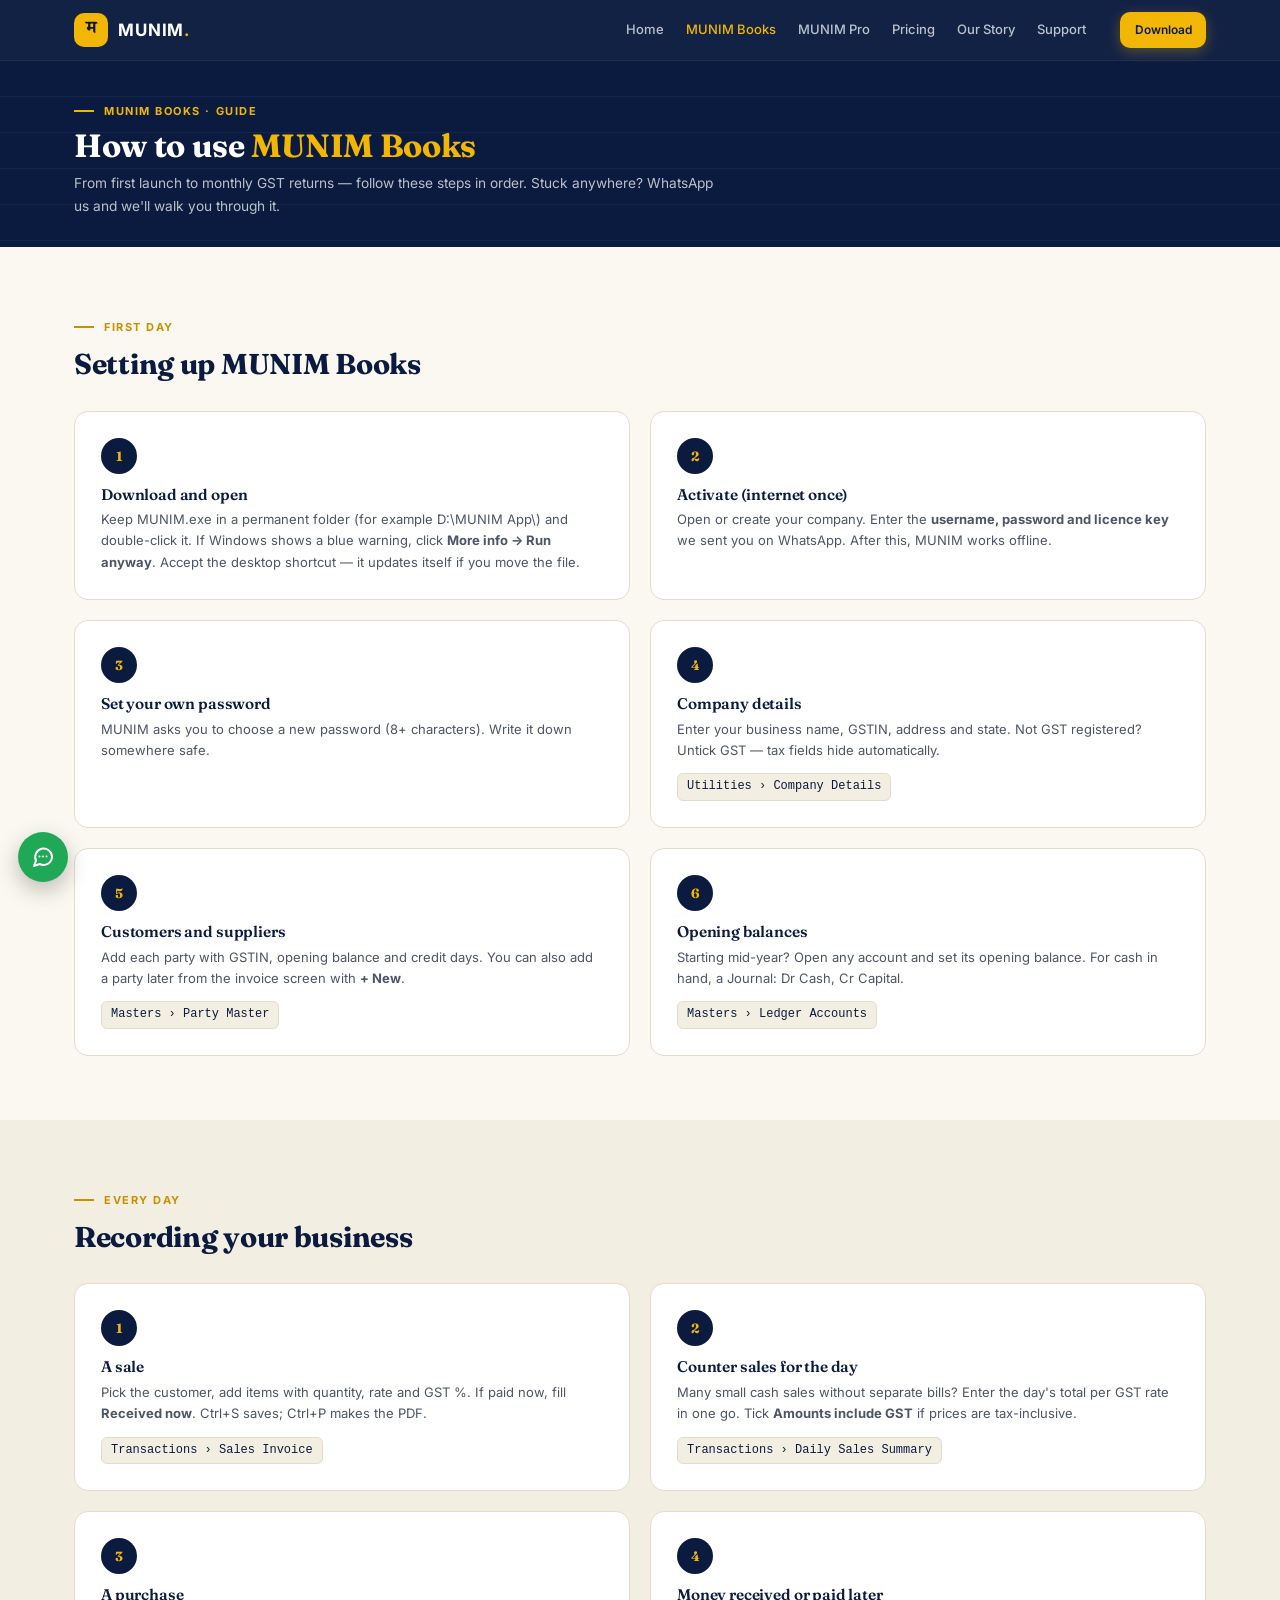
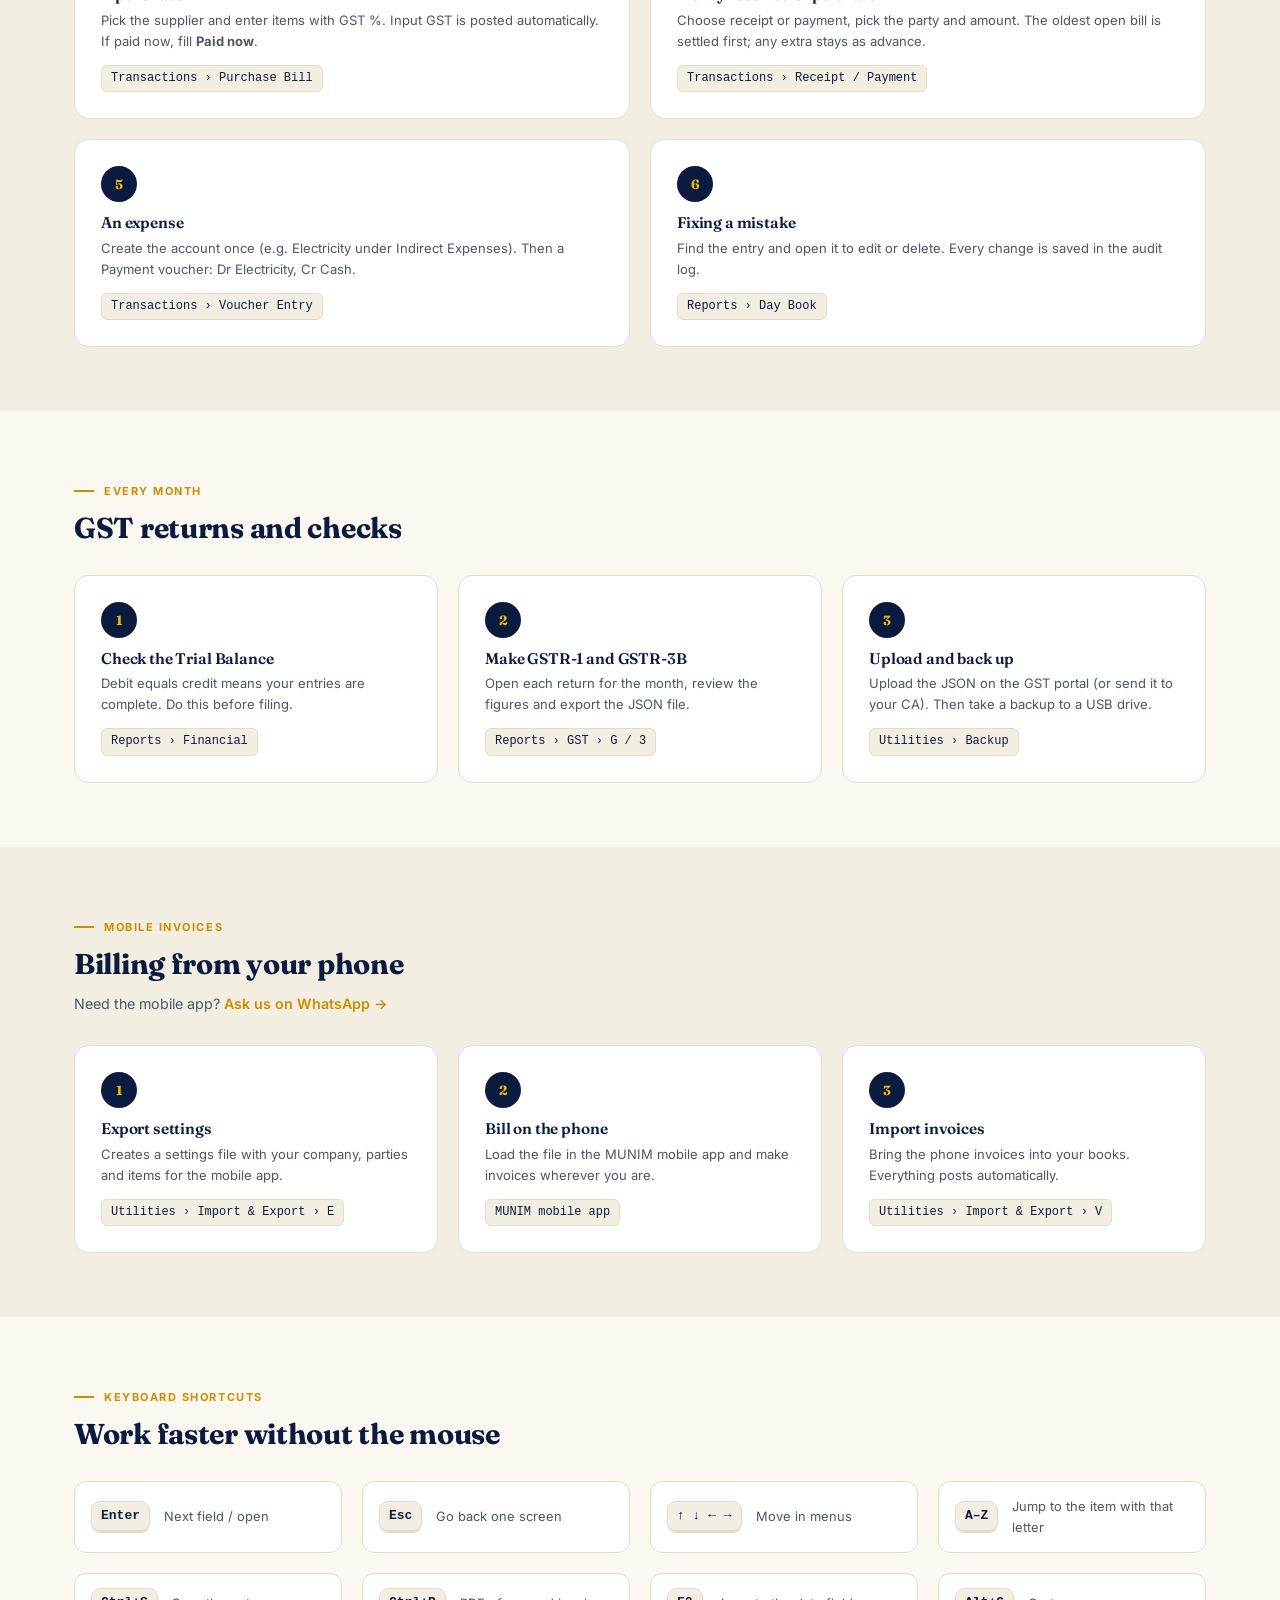
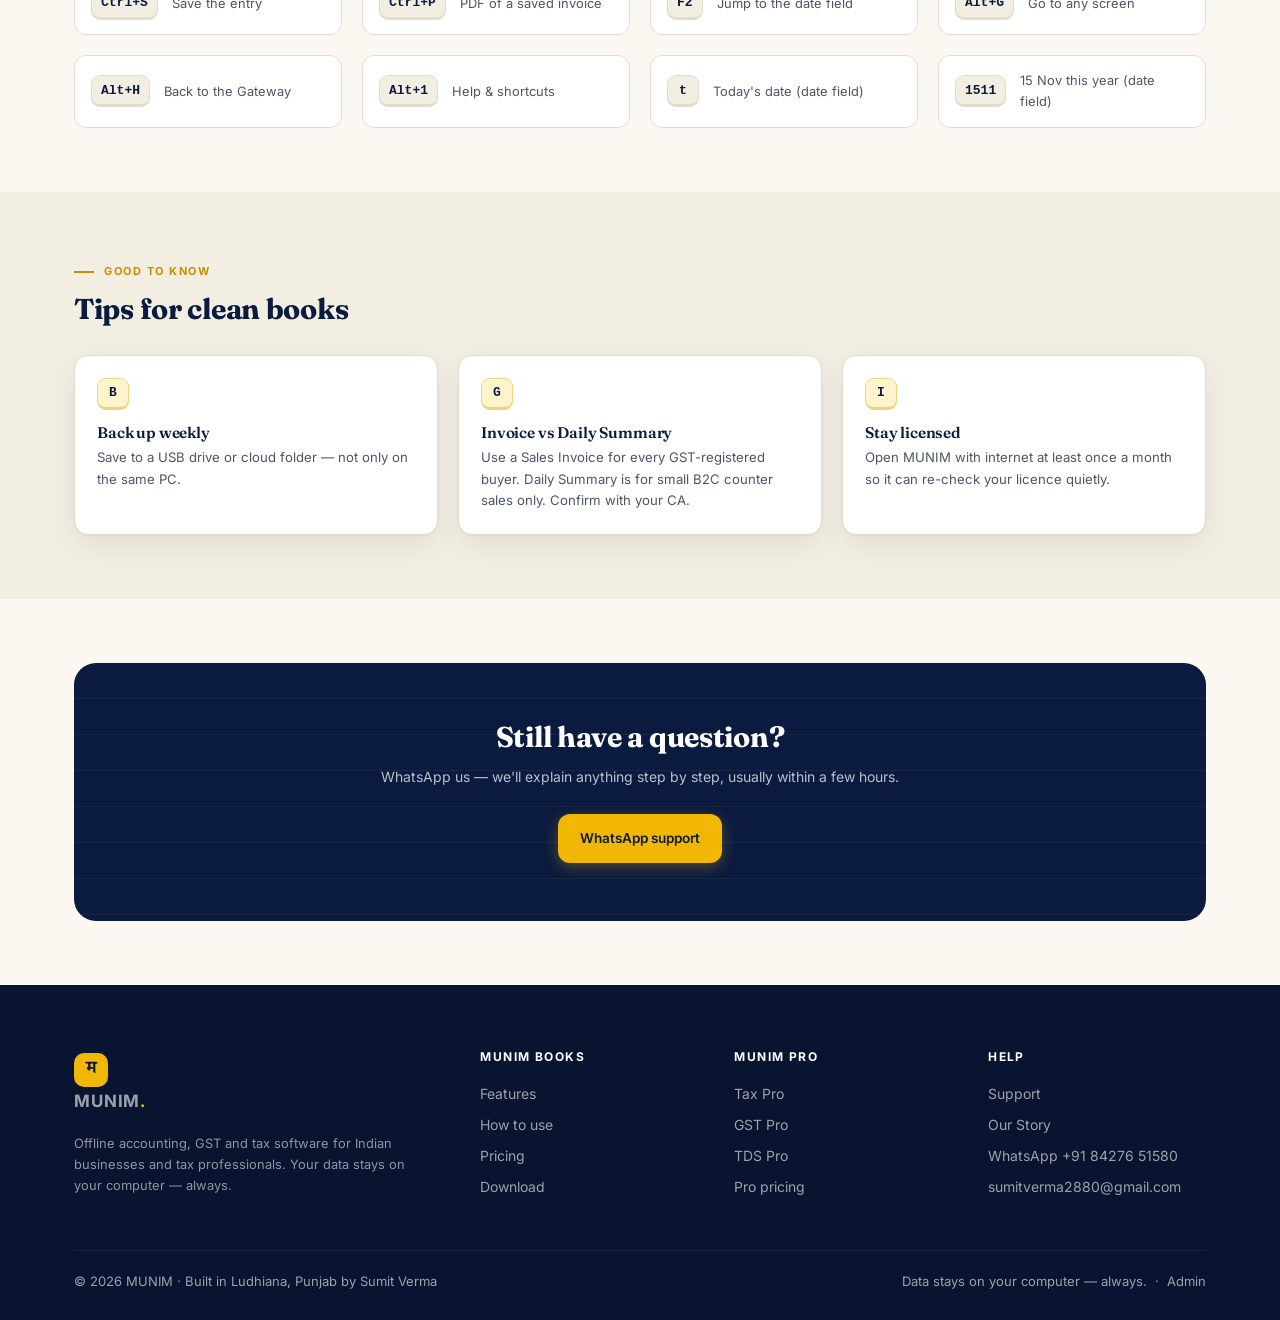
<file: books-guide.html>
<!DOCTYPE html>
<html lang="en">
<head>
<meta charset="UTF-8">
<meta name="viewport" content="width=device-width, initial-scale=1.0">
<title>How to use MUNIM Books — step-by-step guide</title>
<meta name="description" content="Step-by-step guide to MUNIM Books: activation, company setup, daily entries, monthly GST returns, mobile invoices and keyboard shortcuts.">
<link rel="preconnect" href="https://fonts.googleapis.com">
<link rel="preconnect" href="https://fonts.gstatic.com" crossorigin>
<link href="https://fonts.googleapis.com/css2?family=Fraunces:opsz,wght@9..144,600;9..144,700&family=Inter:wght@400;500;600;700&family=Noto+Serif+Devanagari:wght@700&display=swap" rel="stylesheet">
<link rel="stylesheet" href="site.css">
</head>
<body data-nav="books">
<div id="site-header"></div>

<main>
  <section class="page-hero">
    <div class="wrap">
      <span class="eyebrow light">MUNIM Books · Guide</span>
      <h1>How to use <em>MUNIM Books</em></h1>
      <p class="lead">From first launch to monthly GST returns — follow these steps in order. Stuck anywhere? WhatsApp us and we'll walk you through it.</p>
    </div>
  </section>

  <section class="sec">
    <div class="wrap">
      <div class="sec-head"><span class="eyebrow">First day</span><h2>Setting up MUNIM Books</h2></div>
      <div class="grid g2 steps" style="grid-template-columns:repeat(2,1fr)">
        <div class="step"><h3>Download and open</h3><p>Keep MUNIM.exe in a permanent folder (for example D:\MUNIM App\) and double-click it. If Windows shows a blue warning, click <b>More info → Run anyway</b>. Accept the desktop shortcut — it updates itself if you move the file.</p></div>
        <div class="step"><h3>Activate (internet once)</h3><p>Open or create your company. Enter the <b>username, password and licence key</b> we sent you on WhatsApp. After this, MUNIM works offline.</p></div>
        <div class="step"><h3>Set your own password</h3><p>MUNIM asks you to choose a new password (8+ characters). Write it down somewhere safe.</p></div>
        <div class="step"><h3>Company details</h3><p>Enter your business name, GSTIN, address and state. Not GST registered? Untick GST — tax fields hide automatically.</p><span class="where">Utilities › Company Details</span></div>
        <div class="step"><h3>Customers and suppliers</h3><p>Add each party with GSTIN, opening balance and credit days. You can also add a party later from the invoice screen with <b>+ New</b>.</p><span class="where">Masters › Party Master</span></div>
        <div class="step"><h3>Opening balances</h3><p>Starting mid-year? Open any account and set its opening balance. For cash in hand, a Journal: Dr Cash, Cr Capital.</p><span class="where">Masters › Ledger Accounts</span></div>
      </div>
    </div>
  </section>

  <section class="sec sec-alt">
    <div class="wrap">
      <div class="sec-head"><span class="eyebrow">Every day</span><h2>Recording your business</h2></div>
      <div class="grid g2 steps" style="grid-template-columns:repeat(2,1fr)">
        <div class="step"><h3>A sale</h3><p>Pick the customer, add items with quantity, rate and GST %. If paid now, fill <b>Received now</b>. Ctrl+S saves; Ctrl+P makes the PDF.</p><span class="where">Transactions › Sales Invoice</span></div>
        <div class="step"><h3>Counter sales for the day</h3><p>Many small cash sales without separate bills? Enter the day's total per GST rate in one go. Tick <b>Amounts include GST</b> if prices are tax-inclusive.</p><span class="where">Transactions › Daily Sales Summary</span></div>
        <div class="step"><h3>A purchase</h3><p>Pick the supplier and enter items with GST %. Input GST is posted automatically. If paid now, fill <b>Paid now</b>.</p><span class="where">Transactions › Purchase Bill</span></div>
        <div class="step"><h3>Money received or paid later</h3><p>Choose receipt or payment, pick the party and amount. The oldest open bill is settled first; any extra stays as advance.</p><span class="where">Transactions › Receipt / Payment</span></div>
        <div class="step"><h3>An expense</h3><p>Create the account once (e.g. Electricity under Indirect Expenses). Then a Payment voucher: Dr Electricity, Cr Cash.</p><span class="where">Transactions › Voucher Entry</span></div>
        <div class="step"><h3>Fixing a mistake</h3><p>Find the entry and open it to edit or delete. Every change is saved in the audit log.</p><span class="where">Reports › Day Book</span></div>
      </div>
    </div>
  </section>

  <section class="sec">
    <div class="wrap">
      <div class="sec-head"><span class="eyebrow">Every month</span><h2>GST returns and checks</h2></div>
      <div class="steps">
        <div class="step"><h3>Check the Trial Balance</h3><p>Debit equals credit means your entries are complete. Do this before filing.</p><span class="where">Reports › Financial</span></div>
        <div class="step"><h3>Make GSTR-1 and GSTR-3B</h3><p>Open each return for the month, review the figures and export the JSON file.</p><span class="where">Reports › GST › G / 3</span></div>
        <div class="step"><h3>Upload and back up</h3><p>Upload the JSON on the GST portal (or send it to your CA). Then take a backup to a USB drive.</p><span class="where">Utilities › Backup</span></div>
      </div>
    </div>
  </section>

  <section class="sec sec-alt">
    <div class="wrap">
      <div class="sec-head"><span class="eyebrow">Mobile invoices</span><h2>Billing from your phone</h2>
        <p class="lead">Need the mobile app? <a data-wa="Hi, I want the MUNIM mobile app" style="color:var(--gold-d);font-weight:600">Ask us on WhatsApp →</a></p></div>
      <div class="steps">
        <div class="step"><h3>Export settings</h3><p>Creates a settings file with your company, parties and items for the mobile app.</p><span class="where">Utilities › Import &amp; Export › E</span></div>
        <div class="step"><h3>Bill on the phone</h3><p>Load the file in the MUNIM mobile app and make invoices wherever you are.</p><span class="where">MUNIM mobile app</span></div>
        <div class="step"><h3>Import invoices</h3><p>Bring the phone invoices into your books. Everything posts automatically.</p><span class="where">Utilities › Import &amp; Export › V</span></div>
      </div>
    </div>
  </section>

  <section class="sec">
    <div class="wrap">
      <div class="sec-head"><span class="eyebrow">Keyboard shortcuts</span><h2>Work faster without the mouse</h2></div>
      <div class="grid g4">
        <div class="kbd"><span class="key">Enter</span>Next field / open</div>
        <div class="kbd"><span class="key">Esc</span>Go back one screen</div>
        <div class="kbd"><span class="key">↑ ↓ ← →</span>Move in menus</div>
        <div class="kbd"><span class="key">A–Z</span>Jump to the item with that letter</div>
        <div class="kbd"><span class="key">Ctrl+S</span>Save the entry</div>
        <div class="kbd"><span class="key">Ctrl+P</span>PDF of a saved invoice</div>
        <div class="kbd"><span class="key">F2</span>Jump to the date field</div>
        <div class="kbd"><span class="key">Alt+G</span>Go to any screen</div>
        <div class="kbd"><span class="key">Alt+H</span>Back to the Gateway</div>
        <div class="kbd"><span class="key">Alt+1</span>Help &amp; shortcuts</div>
        <div class="kbd"><span class="key">t</span>Today's date (date field)</div>
        <div class="kbd"><span class="key">1511</span>15 Nov this year (date field)</div>
      </div>
    </div>
  </section>

  <section class="sec sec-alt">
    <div class="wrap">
      <div class="sec-head"><span class="eyebrow">Good to know</span><h2>Tips for clean books</h2></div>
      <div class="grid g3">
        <div class="card"><span class="key gold">B</span><h3>Back up weekly</h3><p>Save to a USB drive or cloud folder — not only on the same PC.</p></div>
        <div class="card"><span class="key gold">G</span><h3>Invoice vs Daily Summary</h3><p>Use a Sales Invoice for every GST-registered buyer. Daily Summary is for small B2C counter sales only. Confirm with your CA.</p></div>
        <div class="card"><span class="key gold">I</span><h3>Stay licensed</h3><p>Open MUNIM with internet at least once a month so it can re-check your licence quietly.</p></div>
      </div>
    </div>
  </section>

  <section class="sec">
    <div class="wrap">
      <div class="cta">
        <h2>Still have a question?</h2>
        <p>WhatsApp us — we'll explain anything step by step, usually within a few hours.</p>
        <div class="btns"><a class="btn btn-gold btn-lg" data-wa="Hi, I need help with MUNIM Books">WhatsApp support</a></div>
      </div>
    </div>
  </section>
</main>

<div id="site-footer"></div>
<script src="site.js"></script>
</body>
</html>
</file>
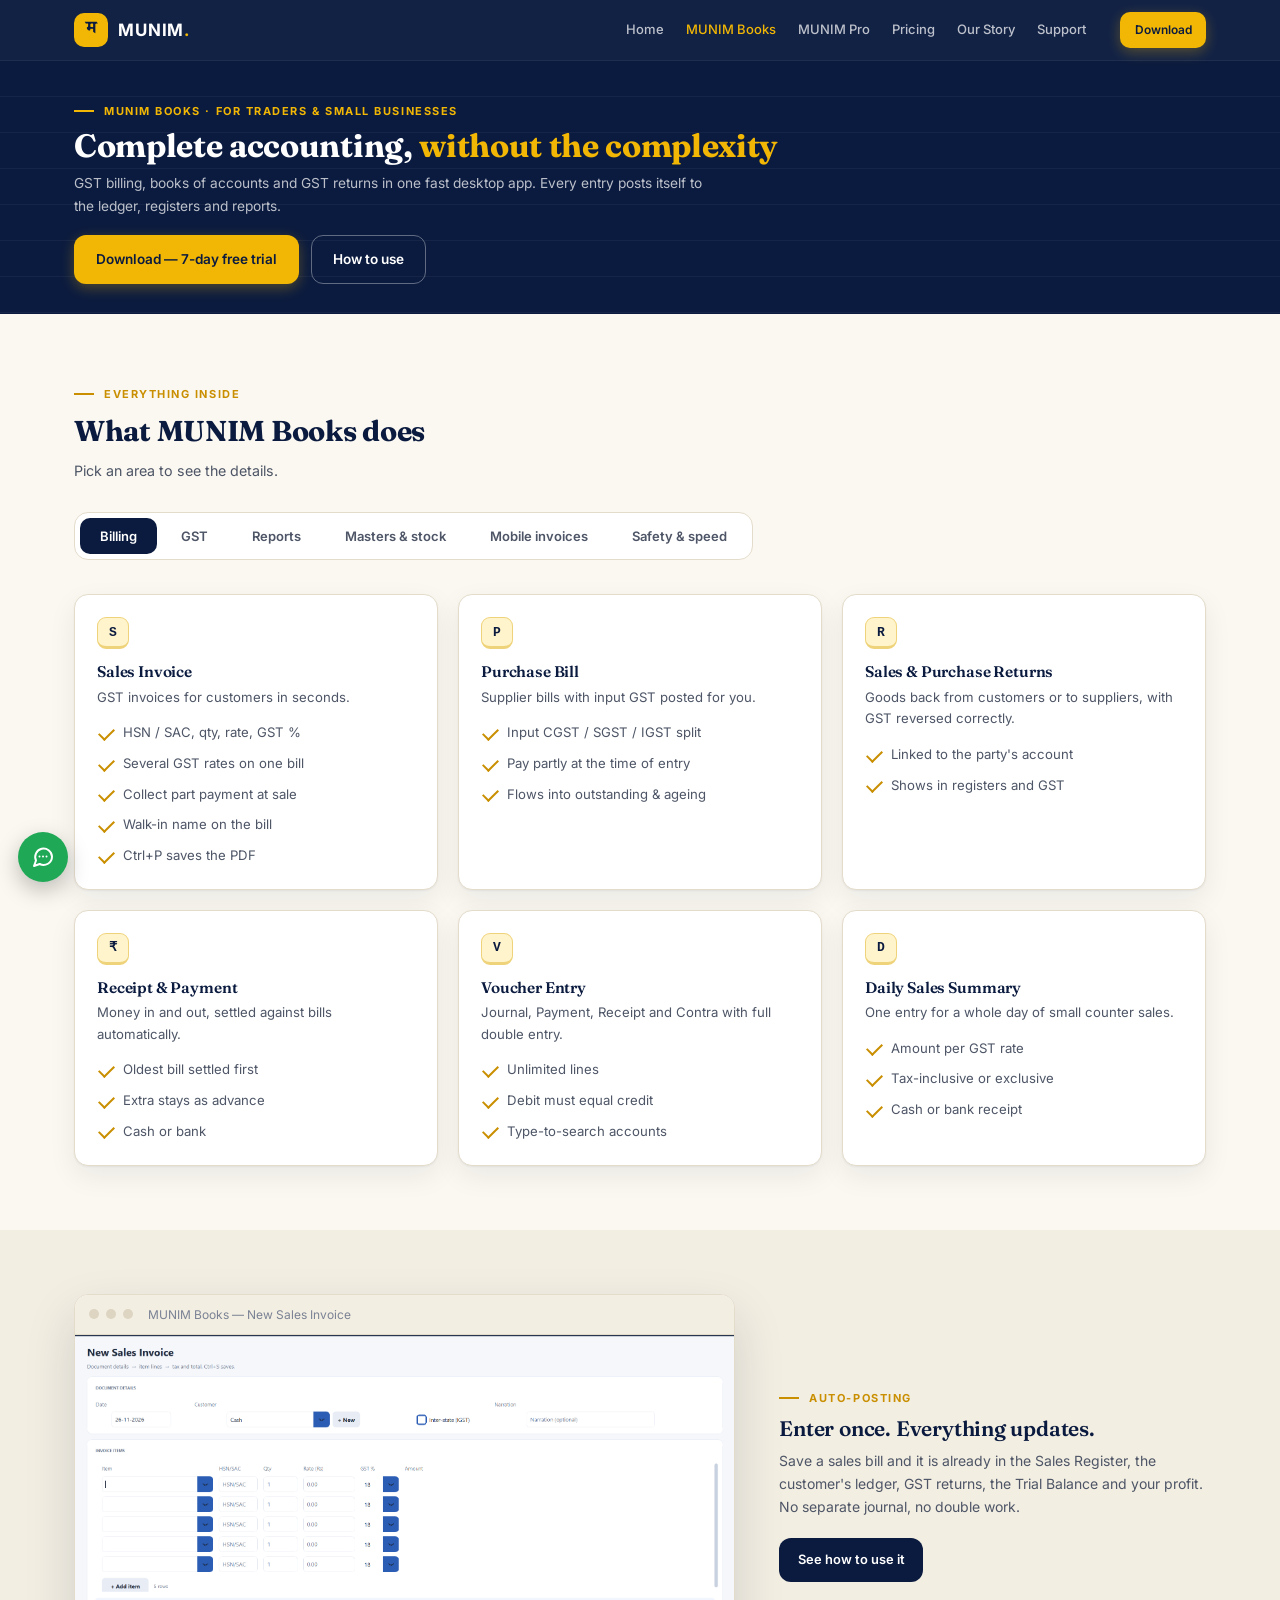
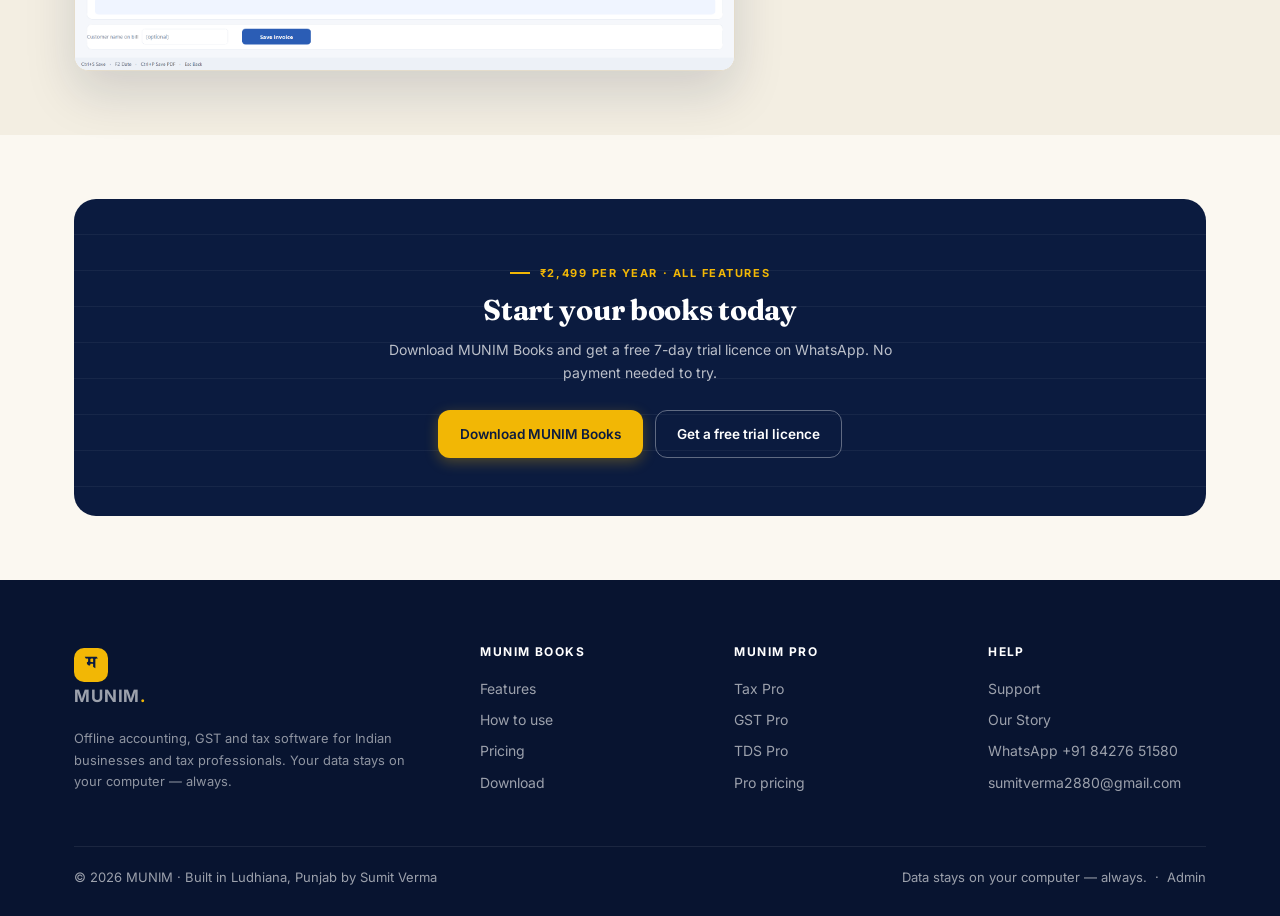
<file: books.html>
<!DOCTYPE html>
<html lang="en">
<head>
<meta charset="UTF-8">
<meta name="viewport" content="width=device-width, initial-scale=1.0">
<title>MUNIM Books — Features: accounting, GST billing & returns</title>
<meta name="description" content="Everything in MUNIM Books: GST invoices, purchases, returns, vouchers, GSTR-1 and GSTR-3B JSON, ledgers, Trial Balance, P&L, Balance Sheet, mobile invoicing, backup and more.">
<link rel="preconnect" href="https://fonts.googleapis.com">
<link rel="preconnect" href="https://fonts.gstatic.com" crossorigin>
<link href="https://fonts.googleapis.com/css2?family=Fraunces:opsz,wght@9..144,600;9..144,700&family=Inter:wght@400;500;600;700&family=Noto+Serif+Devanagari:wght@700&display=swap" rel="stylesheet">
<link rel="stylesheet" href="site.css">
</head>
<body data-nav="books">
<div id="site-header"></div>

<main>
  <section class="page-hero">
    <div class="wrap">
      <span class="eyebrow light">MUNIM Books · for traders &amp; small businesses</span>
      <h1>Complete accounting, <em>without the complexity</em></h1>
      <p class="lead">GST billing, books of accounts and GST returns in one fast desktop app. Every entry posts itself to the ledger, registers and reports.</p>
      <div class="btns" style="margin-top:26px">
        <a class="btn btn-gold btn-lg" href="download.html">Download — 7-day free trial</a>
        <a class="btn btn-light btn-lg" href="books-guide.html">How to use</a>
      </div>
    </div>
  </section>

  <section class="sec">
    <div class="wrap">
      <div class="sec-head">
        <span class="eyebrow">Everything inside</span>
        <h2>What MUNIM Books does</h2>
        <p class="lead">Pick an area to see the details.</p>
      </div>

      <div data-tabs data-hash>
        <div class="tabbar" role="tablist">
          <button data-tab="billing">Billing</button>
          <button data-tab="gst">GST</button>
          <button data-tab="reports">Reports</button>
          <button data-tab="masters">Masters &amp; stock</button>
          <button data-tab="mobile">Mobile invoices</button>
          <button data-tab="safety">Safety &amp; speed</button>
        </div>

        <!-- BILLING -->
        <div data-panel="billing">
          <div class="grid g3">
            <div class="card"><span class="key gold">S</span><h3>Sales Invoice</h3><p>GST invoices for customers in seconds.</p>
              <ul class="ticks"><li>HSN / SAC, qty, rate, GST %</li><li>Several GST rates on one bill</li><li>Collect part payment at sale</li><li>Walk-in name on the bill</li><li>Ctrl+P saves the PDF</li></ul></div>
            <div class="card"><span class="key gold">P</span><h3>Purchase Bill</h3><p>Supplier bills with input GST posted for you.</p>
              <ul class="ticks"><li>Input CGST / SGST / IGST split</li><li>Pay partly at the time of entry</li><li>Flows into outstanding &amp; ageing</li></ul></div>
            <div class="card"><span class="key gold">R</span><h3>Sales &amp; Purchase Returns</h3><p>Goods back from customers or to suppliers, with GST reversed correctly.</p>
              <ul class="ticks"><li>Linked to the party's account</li><li>Shows in registers and GST</li></ul></div>
            <div class="card"><span class="key gold">₹</span><h3>Receipt &amp; Payment</h3><p>Money in and out, settled against bills automatically.</p>
              <ul class="ticks"><li>Oldest bill settled first</li><li>Extra stays as advance</li><li>Cash or bank</li></ul></div>
            <div class="card"><span class="key gold">V</span><h3>Voucher Entry</h3><p>Journal, Payment, Receipt and Contra with full double entry.</p>
              <ul class="ticks"><li>Unlimited lines</li><li>Debit must equal credit</li><li>Type-to-search accounts</li></ul></div>
            <div class="card"><span class="key gold">D</span><h3>Daily Sales Summary</h3><p>One entry for a whole day of small counter sales.</p>
              <ul class="ticks"><li>Amount per GST rate</li><li>Tax-inclusive or exclusive</li><li>Cash or bank receipt</li></ul></div>
          </div>
        </div>

        <!-- GST -->
        <div data-panel="gst">
          <div class="show">
            <div class="window"><div class="bar"><i></i><i></i><i></i><span>MUNIM Books — Reports › GST</span></div>
              <img src="shot-gst.png" alt="MUNIM Books GST reports screen" loading="lazy"></div>
            <div>
              <h3>GST that sorts itself out</h3>
              <p>Enter bills normally — MUNIM works out the tax and prepares your monthly returns.</p>
              <ul class="ticks">
                <li>CGST / SGST or IGST from the party's GSTIN state code</li>
                <li>GSTIN format check on every party</li>
                <li>GSTR-1 (outward supplies) every month</li>
                <li>GSTR-3B summary every month</li>
                <li>JSON export to upload on the GST portal</li>
                <li>GST invoice PDF from any saved invoice</li>
              </ul>
            </div>
          </div>
        </div>

        <!-- REPORTS -->
        <div data-panel="reports">
          <div class="grid g3">
            <div class="card"><span class="key gold">T</span><h3>Trial Balance</h3><p>Closing balance of every account; earlier years carried forward automatically.</p></div>
            <div class="card"><span class="key gold">P</span><h3>Trading &amp; P&amp;L</h3><p>Gross and net profit in the classic format, with PDF export (Ctrl+Shift+P).</p></div>
            <div class="card"><span class="key gold">B</span><h3>Balance Sheet</h3><p>Assets and liabilities side by side, profit carried from P&amp;L. Both sides always match.</p></div>
            <div class="card"><span class="key gold">L</span><h3>Ledger &amp; Cash Book</h3><p>Every entry in any account with a running balance and opening brought forward.</p></div>
            <div class="card"><span class="key gold">Y</span><h3>Day Book</h3><p>All vouchers for any period. Open any entry to view, edit or delete it.</p></div>
            <div class="card"><span class="key gold">G</span><h3>Sales &amp; Purchase Registers</h3><p>Every bill with GST break-up and paid / part-paid / unpaid status.</p></div>
            <div class="card"><span class="key gold">O</span><h3>Outstanding &amp; Ageing</h3><p>Who owes you and whom you owe — bill-wise or party-wise, by bill date or due date, custom ranges.</p></div>
            <div class="card"><span class="key gold">K</span><h3>Bank Reconciliation</h3><p>Match your books with the bank statement and see what's still pending.</p></div>
            <div class="card"><span class="key gold">H</span><h3>Dashboard</h3><p>Today's sales, this month, outstanding, cash and bank — at a glance.</p></div>
          </div>
          <p class="small muted" style="margin-top:18px">Reports open for any financial year and export to Excel or PDF.</p>
        </div>

        <!-- MASTERS -->
        <div data-panel="masters">
          <div class="grid g3">
            <div class="card"><span class="key gold">M</span><h3>Party Master</h3><p>Customers and suppliers, each with their own ledger.</p>
              <ul class="ticks"><li>GSTIN with format check</li><li>Opening balance</li><li>Credit days for due-date ageing</li><li>Add a party right from the invoice</li></ul></div>
            <div class="card"><span class="key gold">A</span><h3>Ledger Accounts</h3><p>Rent, electricity, freight, commission — any account you need.</p>
              <ul class="ticks"><li>13 account groups</li><li>Group decides where it shows in P&amp;L or Balance Sheet</li><li>Opening balances</li></ul></div>
            <div class="card"><span class="key gold">I</span><h3>Items &amp; Stock</h3><p>Your goods with stock reports and stock value shown on the Gateway.</p></div>
            <div class="card"><span class="key gold">C</span><h3>Many companies</h3><p>Keep separate books for each business on the same computer, each with its own login.</p></div>
            <div class="card"><span class="key gold">F</span><h3>Indian financial year</h3><p>April–March years with a year picker; balances carry forward automatically.</p></div>
            <div class="card"><span class="key gold">→</span><h3>Move from your old software</h3><p>Import your existing data instead of starting from zero. WhatsApp us and we'll help you move.</p></div>
          </div>
        </div>

        <!-- MOBILE -->
        <div data-panel="mobile">
          <div class="note" style="margin-bottom:24px;max-width:860px"><b>Bill on your phone, books on your PC.</b> Make invoices on the MUNIM mobile app and bring them into MUNIM Books — no retyping. <a data-wa="Hi, I want the MUNIM mobile app" style="font-weight:600;color:var(--gold-d)">Ask us for the mobile app →</a></div>
          <div class="steps">
            <div class="step"><h3>Connect the app</h3><p>Export your company's settings from MUNIM Books and load them in the mobile app.</p><span class="where">Utilities › Import &amp; Export › Export Mobile Config</span></div>
            <div class="step"><h3>Bill anywhere</h3><p>Make GST invoices on your phone at the customer's place or the counter.</p><span class="where">MUNIM mobile app</span></div>
            <div class="step"><h3>Import into books</h3><p>Bring the invoices into MUNIM Books. Ledger, GST and registers update automatically.</p><span class="where">Utilities › Import &amp; Export › Import Mobile Invoices</span></div>
          </div>
        </div>

        <!-- SAFETY -->
        <div data-panel="safety">
          <div class="grid g3">
            <div class="card"><span class="key gold">U</span><h3>Users &amp; roles</h3><p>Admin and staff logins. Staff can enter transactions but cannot delete data.</p></div>
            <div class="card"><span class="key gold">A</span><h3>Audit log</h3><p>Every voucher created, edited or deleted is recorded — who, when and what changed.</p></div>
            <div class="card"><span class="key gold">⇩</span><h3>One-click backup</h3><p>Back up to a USB drive or any folder. The Gateway warns you when a backup is overdue.</p></div>
            <div class="card"><span class="key gold">K</span><h3>Keyboard-first</h3><p>Letter keys and arrows everywhere. F2 jumps to the date, Alt+G goes anywhere, Esc goes back.</p></div>
            <div class="card"><span class="key gold">Q</span><h3>Quick Actions</h3><p>Pin up to 8 favourite screens to the Gateway — Sales, Purchase, Ledger and more.</p></div>
            <div class="card"><span class="key gold">?</span><h3>Built-in help</h3><p>Alt+1 opens shortcuts, step-by-step guides and support details from any screen.</p></div>
          </div>
        </div>
      </div>
    </div>
  </section>

  <section class="sec sec-alt">
    <div class="wrap">
      <div class="show">
        <div class="window"><div class="bar"><i></i><i></i><i></i><span>MUNIM Books — New Sales Invoice</span></div>
          <img src="shot-invoice.png" alt="MUNIM Books sales invoice screen" loading="lazy"></div>
        <div>
          <span class="eyebrow">Auto-posting</span>
          <h3 style="margin-top:10px">Enter once. Everything updates.</h3>
          <p>Save a sales bill and it is already in the Sales Register, the customer's ledger, GST returns, the Trial Balance and your profit. No separate journal, no double work.</p>
          <a class="btn btn-ink" href="books-guide.html" style="margin-top:20px">See how to use it</a>
        </div>
      </div>
    </div>
  </section>

  <section class="sec">
    <div class="wrap">
      <div class="cta">
        <span class="eyebrow light">₹2,499 per year · all features</span>
        <h2 style="margin-top:12px">Start your books today</h2>
        <p>Download MUNIM Books and get a free 7-day trial licence on WhatsApp. No payment needed to try.</p>
        <div class="btns">
          <a class="btn btn-gold btn-lg" href="download.html">Download MUNIM Books</a>
          <a class="btn btn-light btn-lg" data-wa="Hi, I want a free 7-day trial of MUNIM Books">Get a free trial licence</a>
        </div>
      </div>
    </div>
  </section>
</main>

<div id="site-footer"></div>
<script src="site.js"></script>
</body>
</html>
</file>
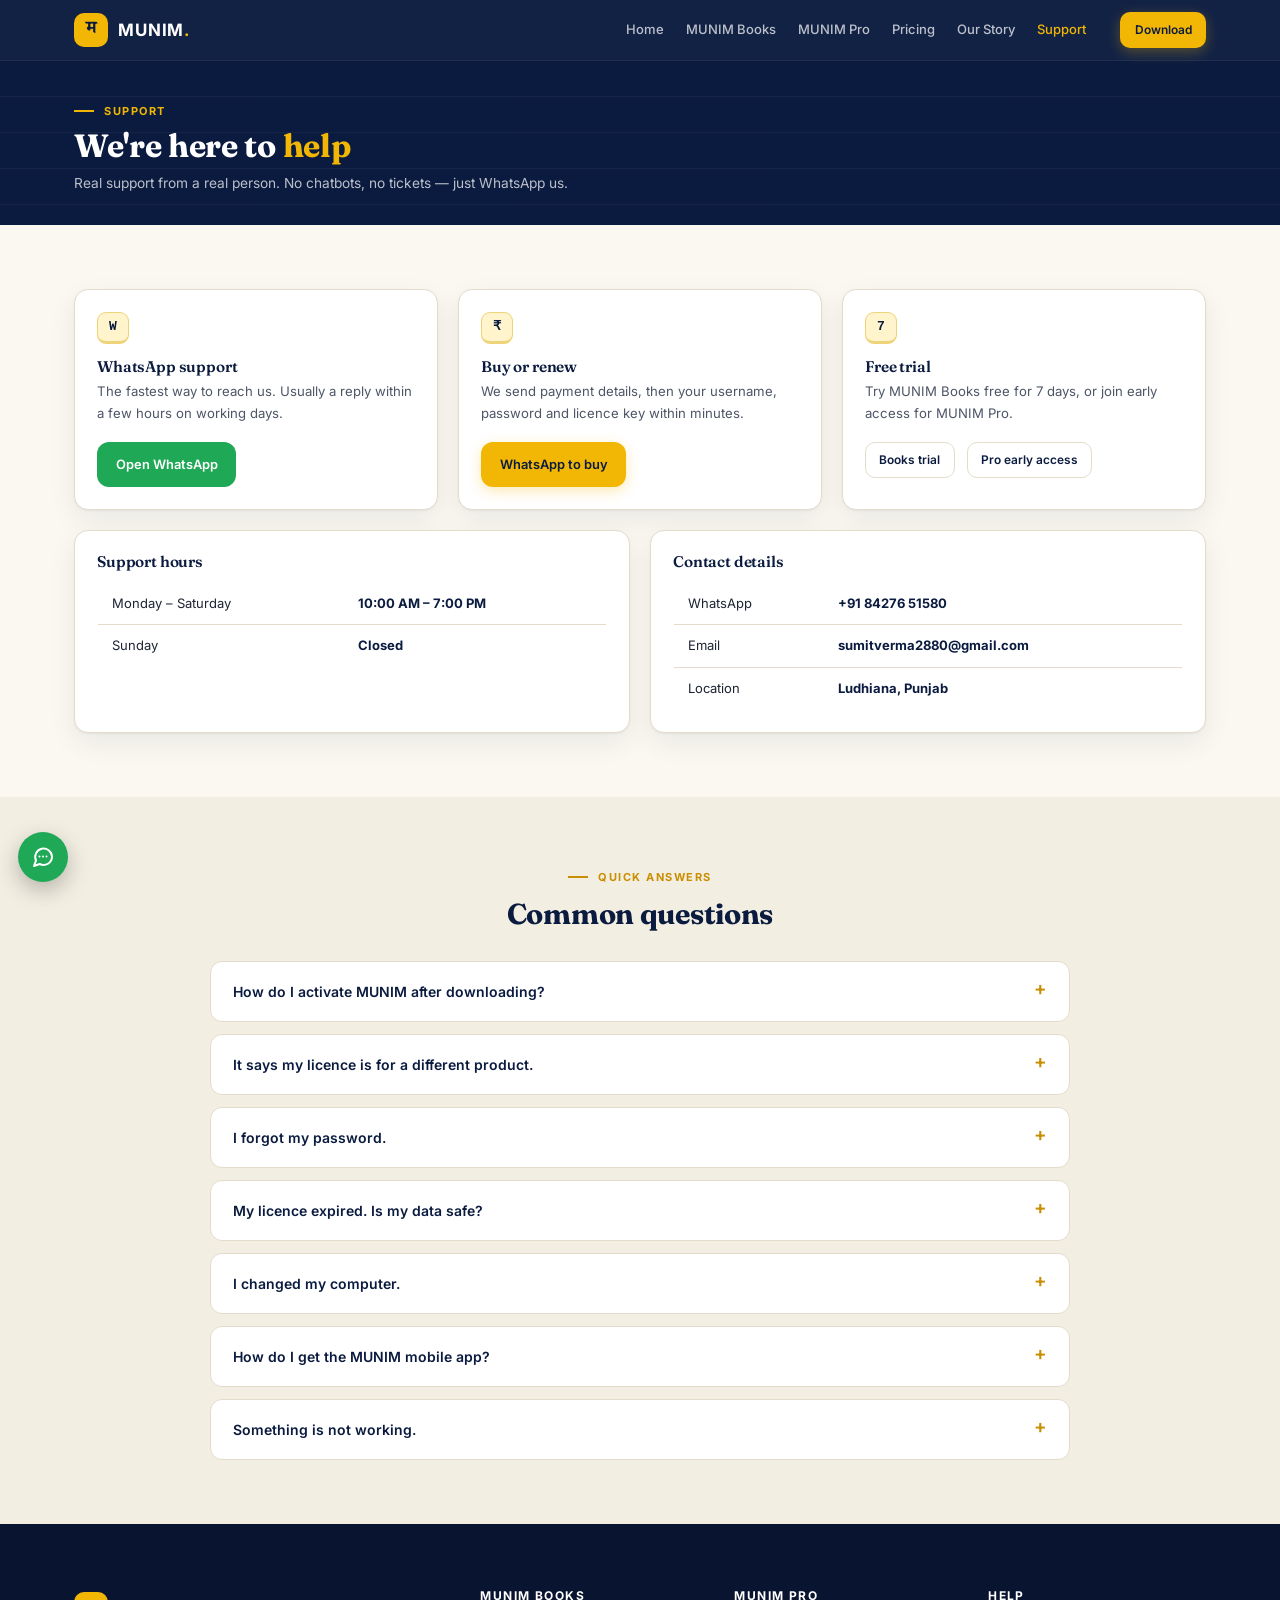
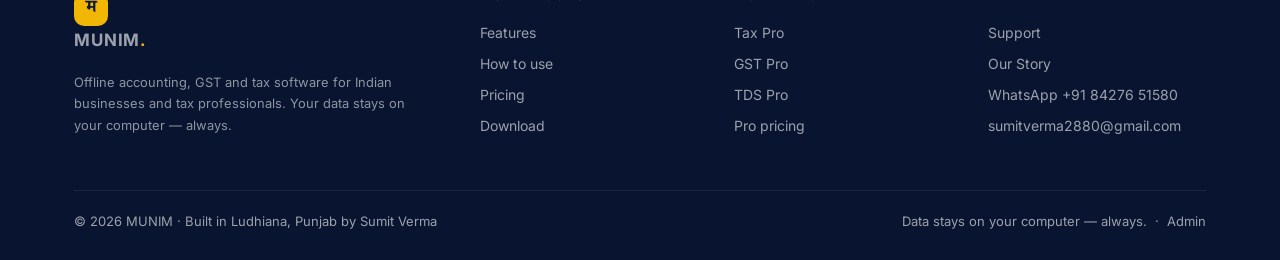
<file: contact.html>
<!DOCTYPE html>
<html lang="en">
<head>
<meta charset="UTF-8">
<meta name="viewport" content="width=device-width, initial-scale=1.0">
<title>Support — MUNIM Books & MUNIM Pro</title>
<meta name="description" content="WhatsApp support for MUNIM. Buy, renew, get a free trial or get help — from a real person.">
<link rel="preconnect" href="https://fonts.googleapis.com">
<link rel="preconnect" href="https://fonts.gstatic.com" crossorigin>
<link href="https://fonts.googleapis.com/css2?family=Fraunces:opsz,wght@9..144,600;9..144,700&family=Inter:wght@400;500;600;700&family=Noto+Serif+Devanagari:wght@700&display=swap" rel="stylesheet">
<link rel="stylesheet" href="site.css">
</head>
<body data-nav="support">
<div id="site-header"></div>

<main>
  <section class="page-hero">
    <div class="wrap">
      <span class="eyebrow light">Support</span>
      <h1>We're here to <em>help</em></h1>
      <p class="lead">Real support from a real person. No chatbots, no tickets — just WhatsApp us.</p>
    </div>
  </section>

  <section class="sec">
    <div class="wrap">
      <div class="grid g3">
        <div class="card"><span class="key gold">W</span><h3>WhatsApp support</h3><p>The fastest way to reach us. Usually a reply within a few hours on working days.</p>
          <a class="btn btn-wa" data-wa="Hi, I need help with MUNIM" style="margin-top:18px">Open WhatsApp</a></div>
        <div class="card"><span class="key gold">₹</span><h3>Buy or renew</h3><p>We send payment details, then your username, password and licence key within minutes.</p>
          <a class="btn btn-gold" data-wa="Hi, I want to buy / renew MUNIM" style="margin-top:18px">WhatsApp to buy</a></div>
        <div class="card"><span class="key gold">7</span><h3>Free trial</h3><p>Try MUNIM Books free for 7 days, or join early access for MUNIM Pro.</p>
          <div class="btns" style="margin-top:18px">
            <a class="btn btn-line btn-sm" data-wa="Hi, I want a free 7-day trial of MUNIM Books">Books trial</a>
            <a class="btn btn-line btn-sm" data-wa="Hi, I want early access to MUNIM Pro">Pro early access</a>
          </div></div>
      </div>

      <div class="grid g2" style="margin-top:20px">
        <div class="card">
          <h3 style="margin-top:0">Support hours</h3>
          <table class="table" style="margin-top:12px">
            <tr><td>Monday – Saturday</td><td><b>10:00 AM – 7:00 PM</b></td></tr>
            <tr><td>Sunday</td><td><b>Closed</b></td></tr>
          </table>
        </div>
        <div class="card">
          <h3 style="margin-top:0">Contact details</h3>
          <table class="table" style="margin-top:12px">
            <tr><td>WhatsApp</td><td><b>+91 84276 51580</b></td></tr>
            <tr><td>Email</td><td><b><a href="mailto:sumitverma2880@gmail.com">sumitverma2880@gmail.com</a></b></td></tr>
            <tr><td>Location</td><td><b>Ludhiana, Punjab</b></td></tr>
          </table>
        </div>
      </div>
    </div>
  </section>

  <section class="sec sec-alt">
    <div class="wrap center">
      <div class="sec-head"><span class="eyebrow">Quick answers</span><h2>Common questions</h2></div>
      <div class="faqs">
        <details class="faq"><summary>How do I activate MUNIM after downloading?</summary><p>Open MUNIM with internet ON and open or create your company. Enter the username, password and licence key we sent you. After that it works offline.</p></details>
        <details class="faq"><summary>It says my licence is for a different product.</summary><p>MUNIM Books and MUNIM Pro have separate licences. WhatsApp us and we'll check your licence right away.</p></details>
        <details class="faq"><summary>I forgot my password.</summary><p>WhatsApp us with your username and we'll help you get back in.</p></details>
        <details class="faq"><summary>My licence expired. Is my data safe?</summary><p>Yes — your data stays on your computer and is never deleted. After renewal, open MUNIM with internet ON and it continues automatically.</p></details>
        <details class="faq"><summary>I changed my computer.</summary><p>WhatsApp us to free your licence from the old computer. Copy the C:\MUNIM\ folder to the new one and activate with the same details.</p></details>
        <details class="faq"><summary>How do I get the MUNIM mobile app?</summary><p>WhatsApp us and we'll send you the mobile app and help you connect it to MUNIM Books.</p></details>
        <details class="faq"><summary>Something is not working.</summary><p>WhatsApp us a screenshot of the message. If MUNIM showed an error, the details are saved in C:\MUNIM\logs\ — send us the latest file from there.</p></details>
      </div>
    </div>
  </section>
</main>

<div id="site-footer"></div>
<script src="site.js"></script>
</body>
</html>
</file>
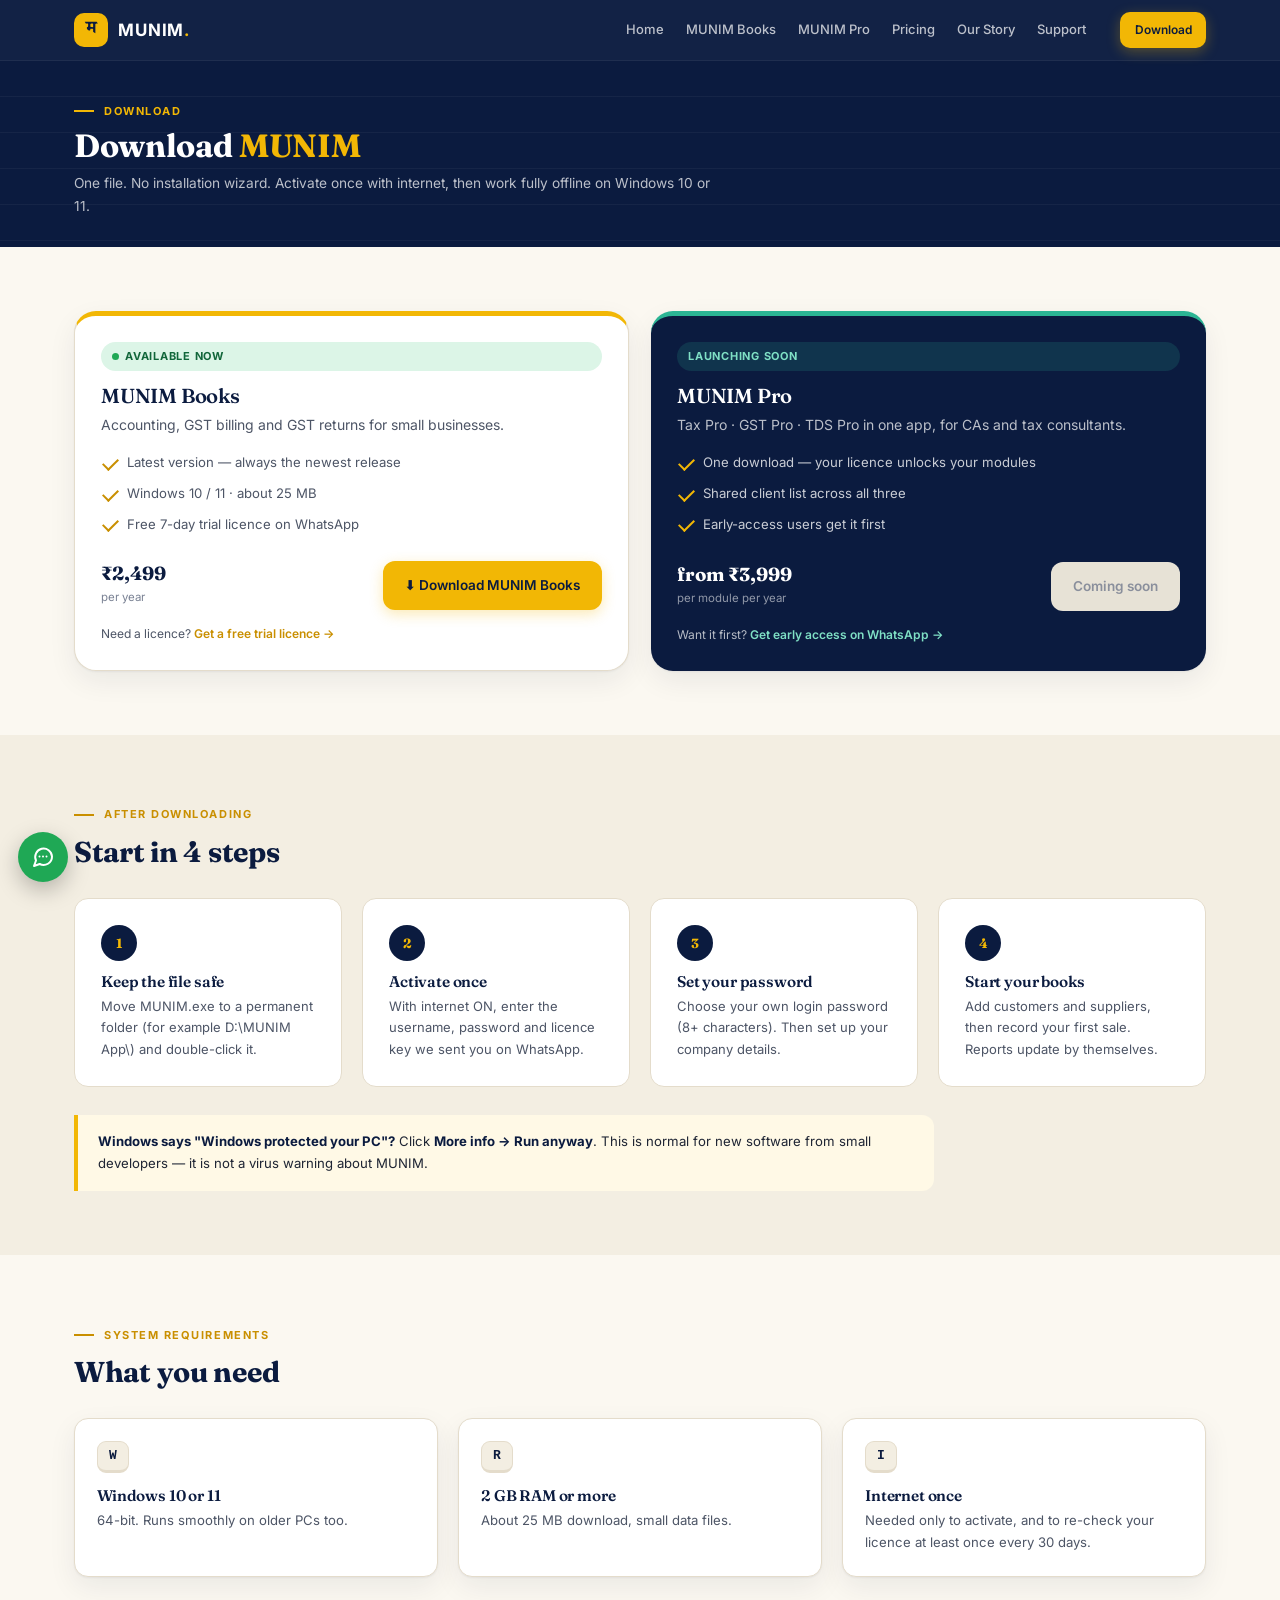
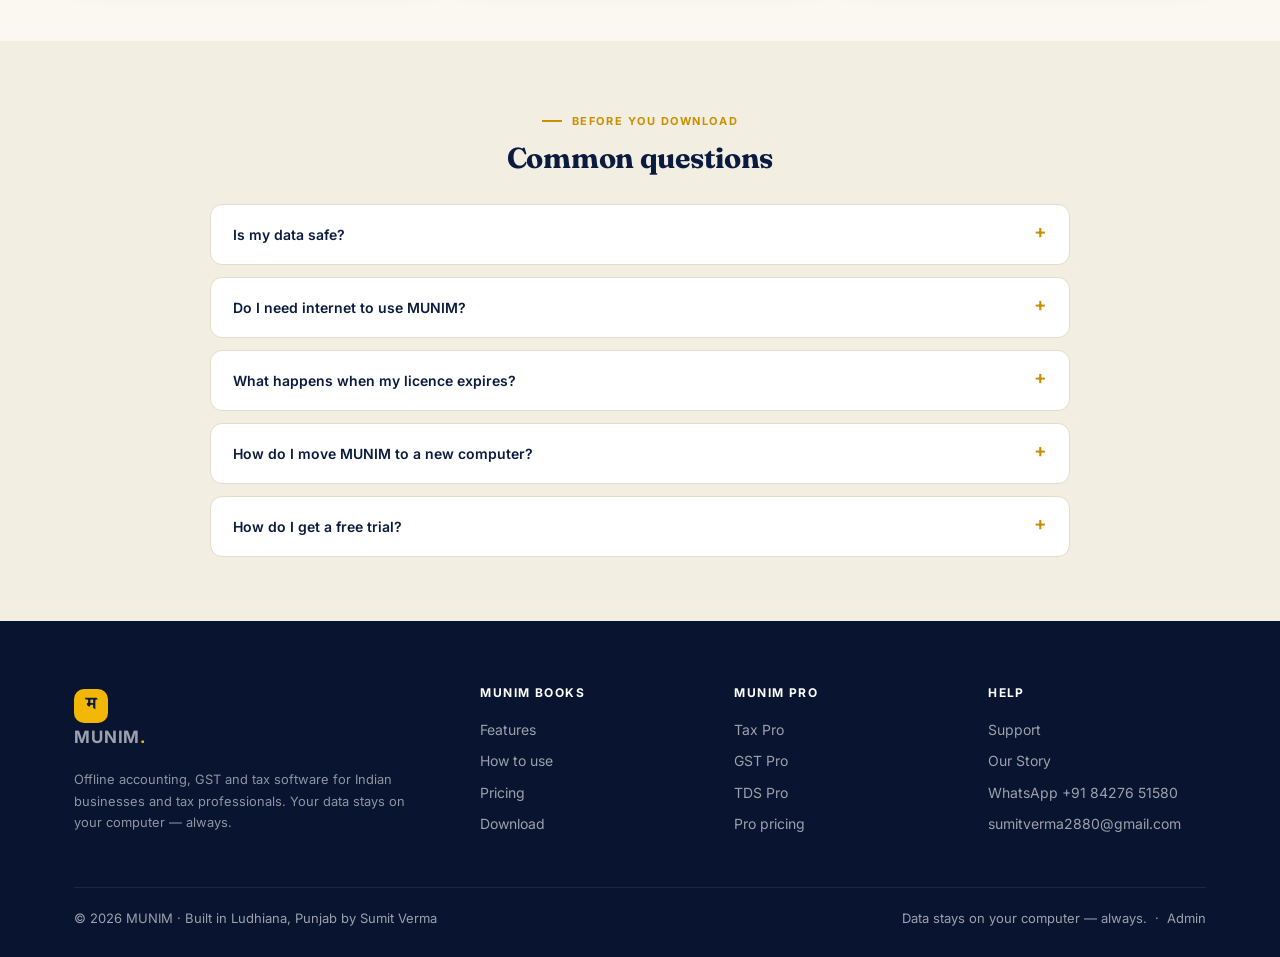
<file: download.html>
<!DOCTYPE html>
<html lang="en">
<head>
<meta charset="UTF-8">
<meta name="viewport" content="width=device-width, initial-scale=1.0">
<title>Download MUNIM Books for Windows</title>
<meta name="description" content="Download MUNIM Books for Windows 10 and 11. Free 7-day trial. MUNIM Pro (Tax Pro, GST Pro, TDS Pro) launching soon.">
<link rel="preconnect" href="https://fonts.googleapis.com">
<link rel="preconnect" href="https://fonts.gstatic.com" crossorigin>
<link href="https://fonts.googleapis.com/css2?family=Fraunces:opsz,wght@9..144,600;9..144,700&family=Inter:wght@400;500;600;700&family=Noto+Serif+Devanagari:wght@700&display=swap" rel="stylesheet">
<link rel="stylesheet" href="site.css">
</head>
<body data-nav="download">
<div id="site-header"></div>

<main>
  <section class="page-hero">
    <div class="wrap">
      <span class="eyebrow light">Download</span>
      <h1>Download <em>MUNIM</em></h1>
      <p class="lead">One file. No installation wizard. Activate once with internet, then work fully offline on Windows 10 or 11.</p>
    </div>
  </section>

  <section class="sec">
    <div class="wrap">
      <div class="products" style="margin-top:0">
        <article class="prod">
          <span class="tag tag-live">Available now</span>
          <h3>MUNIM Books</h3>
          <p>Accounting, GST billing and GST returns for small businesses.</p>
          <ul class="ticks">
            <li>Latest version — always the newest release</li>
            <li>Windows 10 / 11 · about 25 MB</li>
            <li>Free 7-day trial licence on WhatsApp</li>
          </ul>
          <div class="prod-foot">
            <div class="price-line"><b>₹2,499</b><span>per year</span></div>
            <div class="btns">
              <a class="btn btn-gold btn-lg" data-dl="books" href="https://github.com/catoolskit/munim-app/releases/latest/download/MUNIM.exe">⬇ Download MUNIM Books</a>
            </div>
          </div>
          <p class="small" style="margin-top:14px">Need a licence? <a data-wa="Hi, I want a free 7-day trial of MUNIM Books" style="color:var(--gold-d);font-weight:600">Get a free trial licence →</a></p>
        </article>

        <article class="prod dark">
          <span class="tag tag-soon">Launching soon</span>
          <h3>MUNIM Pro</h3>
          <p>Tax Pro · GST Pro · TDS Pro in one app, for CAs and tax consultants.</p>
          <ul class="ticks">
            <li>One download — your licence unlocks your modules</li>
            <li>Shared client list across all three</li>
            <li>Early-access users get it first</li>
          </ul>
          <div class="prod-foot">
            <div class="price-line"><b>from ₹3,999</b><span>per module per year</span></div>
            <div class="btns">
              <span class="btn off btn-lg">Coming soon</span>
            </div>
          </div>
          <p class="small" style="margin-top:14px;color:rgba(255,255,255,.7)">Want it first? <a data-wa="Hi, I want early access to MUNIM Pro" style="color:#7FE0C5;font-weight:600">Get early access on WhatsApp →</a></p>
        </article>
      </div>
    </div>
  </section>

  <section class="sec sec-alt">
    <div class="wrap">
      <div class="sec-head"><span class="eyebrow">After downloading</span><h2>Start in 4 steps</h2></div>
      <div class="steps four">
        <div class="step"><h3>Keep the file safe</h3><p>Move MUNIM.exe to a permanent folder (for example D:\MUNIM App\) and double-click it.</p></div>
        <div class="step"><h3>Activate once</h3><p>With internet ON, enter the username, password and licence key we sent you on WhatsApp.</p></div>
        <div class="step"><h3>Set your password</h3><p>Choose your own login password (8+ characters). Then set up your company details.</p></div>
        <div class="step"><h3>Start your books</h3><p>Add customers and suppliers, then record your first sale. Reports update by themselves.</p></div>
      </div>
      <div class="note" style="margin-top:28px;max-width:860px"><b>Windows says "Windows protected your PC"?</b> Click <b>More info → Run anyway</b>. This is normal for new software from small developers — it is not a virus warning about MUNIM.</div>
    </div>
  </section>

  <section class="sec">
    <div class="wrap">
      <div class="sec-head"><span class="eyebrow">System requirements</span><h2>What you need</h2></div>
      <div class="grid g3">
        <div class="card"><span class="key">W</span><h3>Windows 10 or 11</h3><p>64-bit. Runs smoothly on older PCs too.</p></div>
        <div class="card"><span class="key">R</span><h3>2 GB RAM or more</h3><p>About 25 MB download, small data files.</p></div>
        <div class="card"><span class="key">I</span><h3>Internet once</h3><p>Needed only to activate, and to re-check your licence at least once every 30 days.</p></div>
      </div>
    </div>
  </section>

  <section class="sec sec-alt">
    <div class="wrap center">
      <div class="sec-head"><span class="eyebrow">Before you download</span><h2>Common questions</h2></div>
      <div class="faqs">
        <details class="faq"><summary>Is my data safe?</summary><p>Yes. All your data is stored on your own computer at C:\MUNIM\. Nothing is uploaded to any server — we never see your books. Only your licence is checked online.</p></details>
        <details class="faq"><summary>Do I need internet to use MUNIM?</summary><p>Only for the first activation. After that MUNIM works fully offline. Connect at least once every 30 days so it can quietly re-check your licence.</p></details>
        <details class="faq"><summary>What happens when my licence expires?</summary><p>MUNIM shows a renewal notice and your data stays safe. After you renew, just open MUNIM with internet ON — no new key needed.</p></details>
        <details class="faq"><summary>How do I move MUNIM to a new computer?</summary><p>WhatsApp us to free your licence from the old computer. Copy the C:\MUNIM\ folder to the new computer, download MUNIM there and activate with the same details.</p></details>
        <details class="faq"><summary>How do I get a free trial?</summary><p>Download MUNIM Books, then WhatsApp us at +91 84276 51580. We'll send a 7-day trial licence right away — no payment needed.</p></details>
      </div>
    </div>
  </section>
</main>

<div id="site-footer"></div>
<script src="site.js"></script>
</body>
</html>
</file>
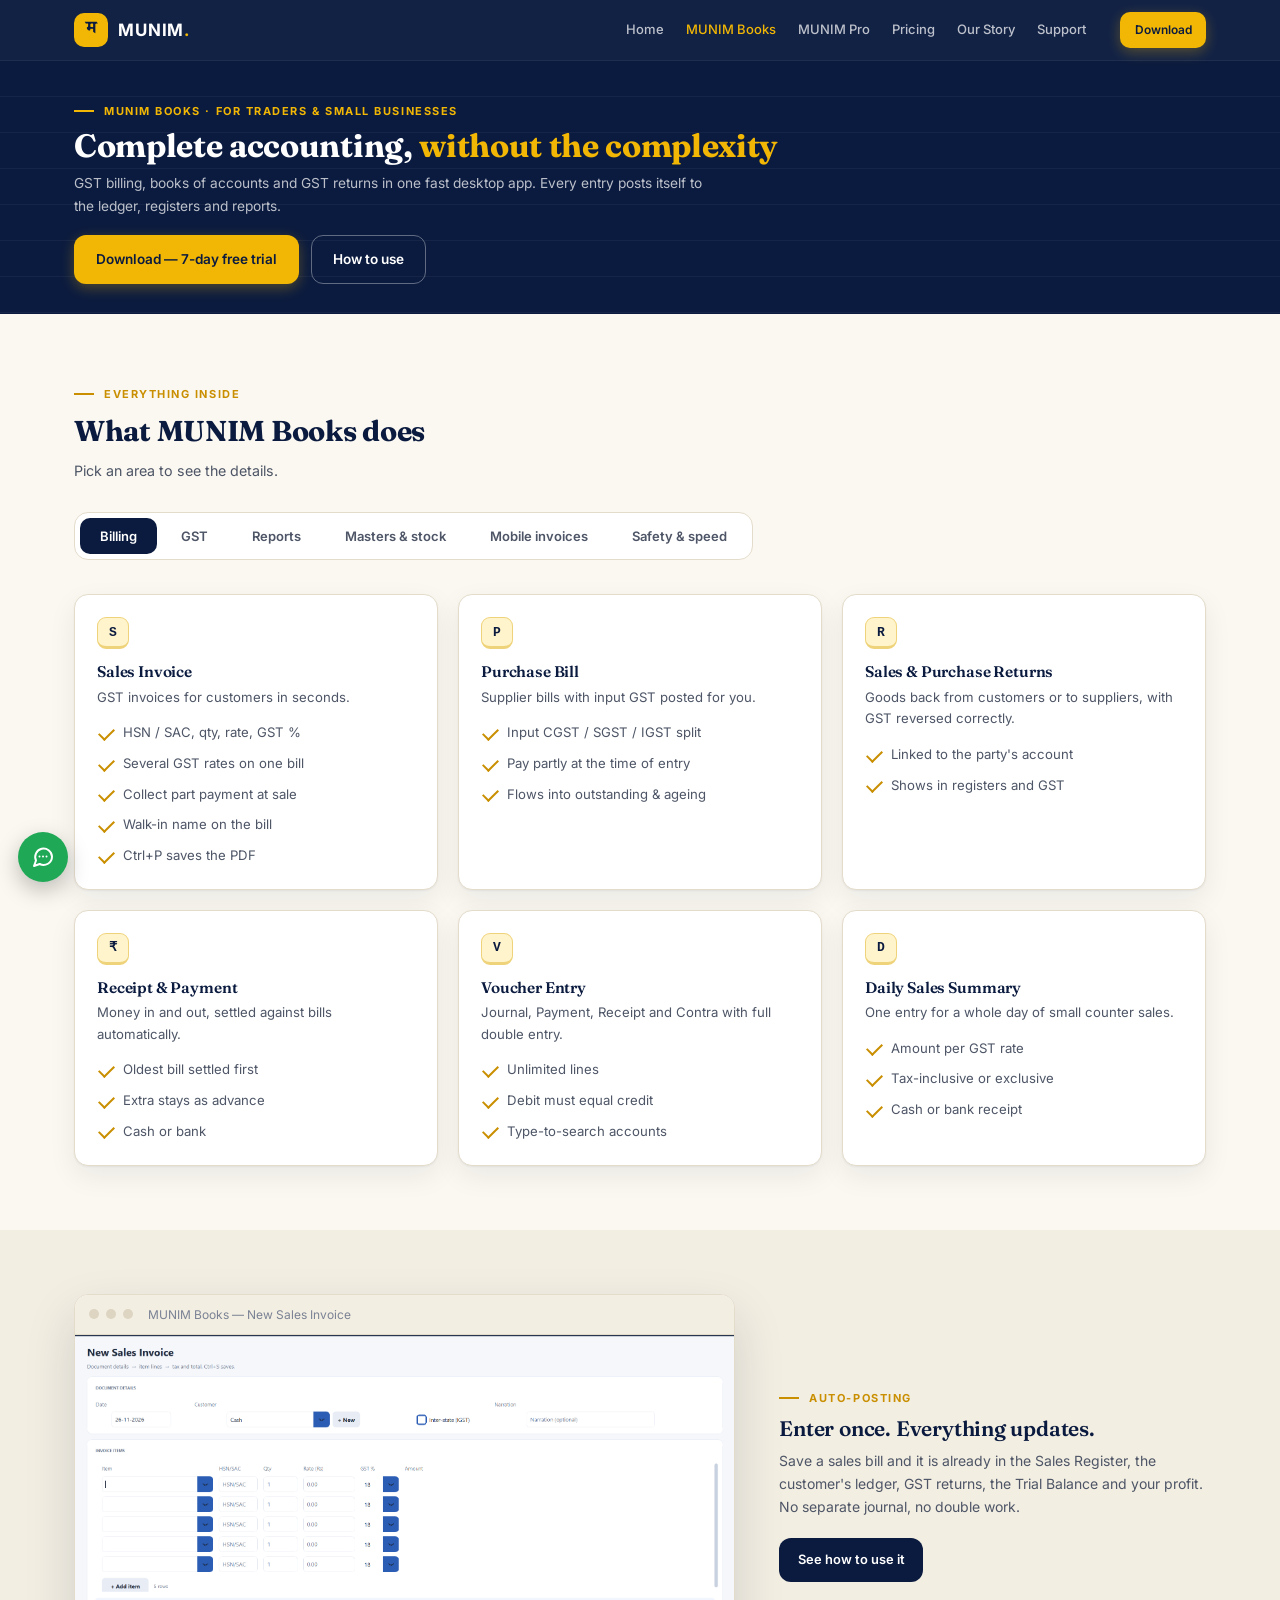
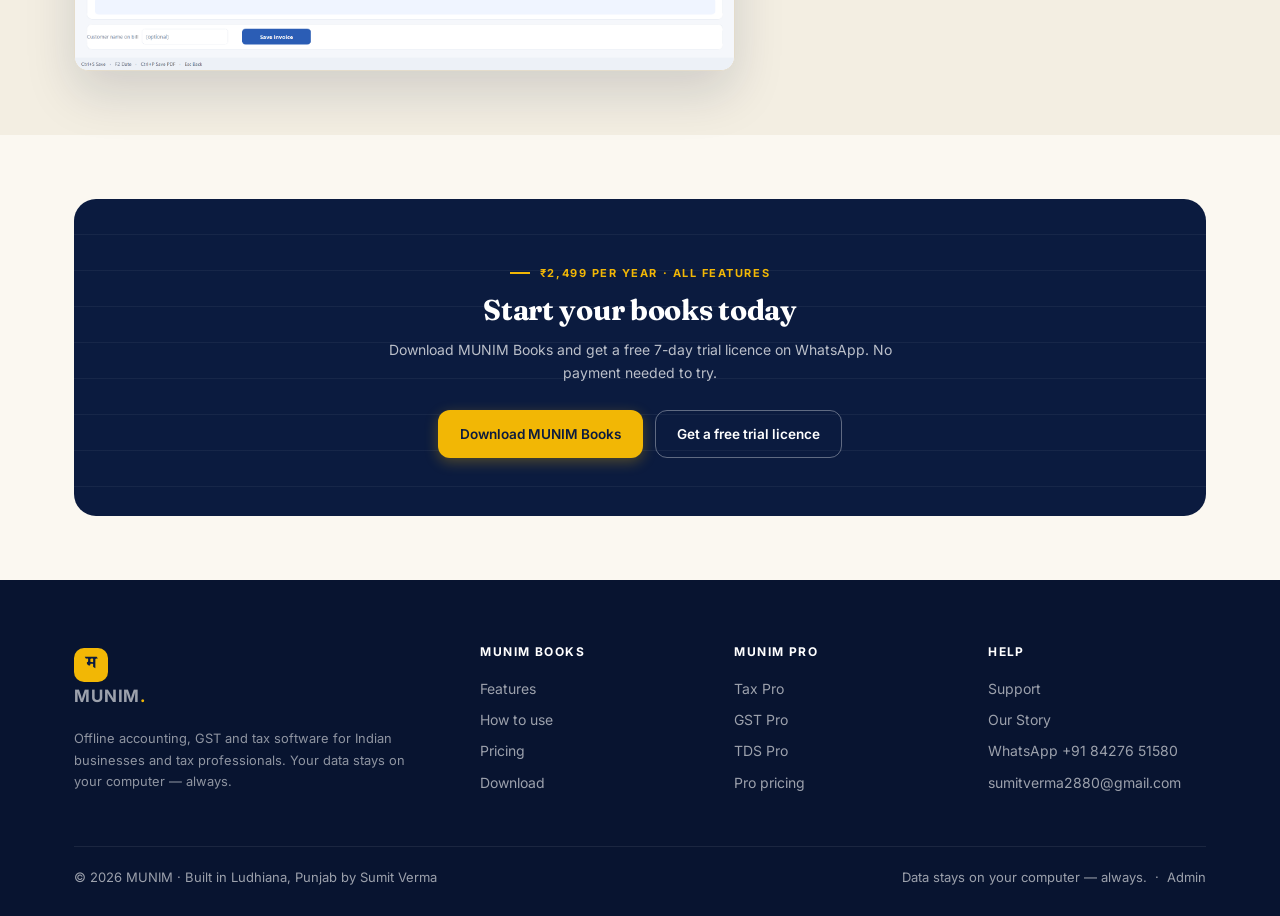
<file: features.html>
<!DOCTYPE html>
<html lang="en"><head><meta charset="UTF-8"><title>MUNIM Books — Features</title>
<meta http-equiv="refresh" content="0; url=books.html"><link rel="canonical" href="books.html">
<script>location.replace("books.html" + location.hash);</script></head>
<body><p>This page has moved to <a href="books.html">MUNIM Books features</a>.</p></body></html>
</file>
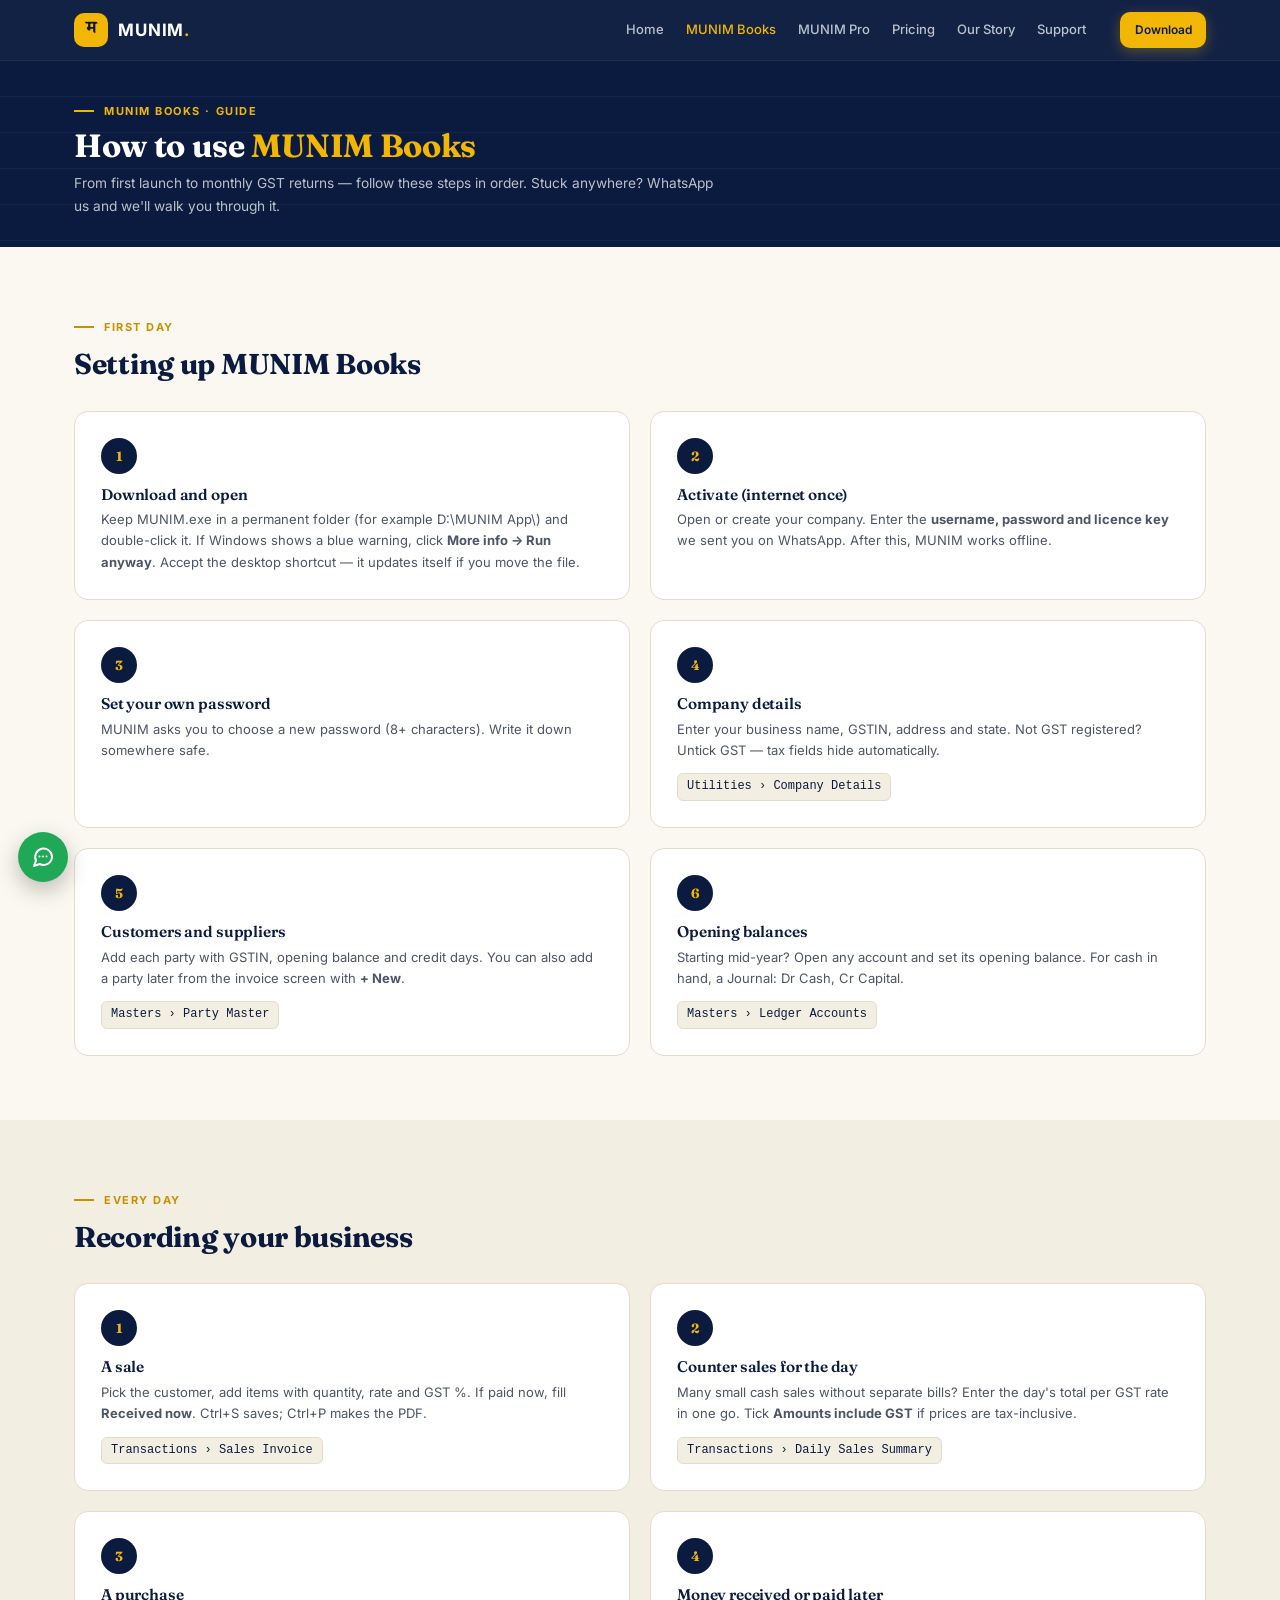
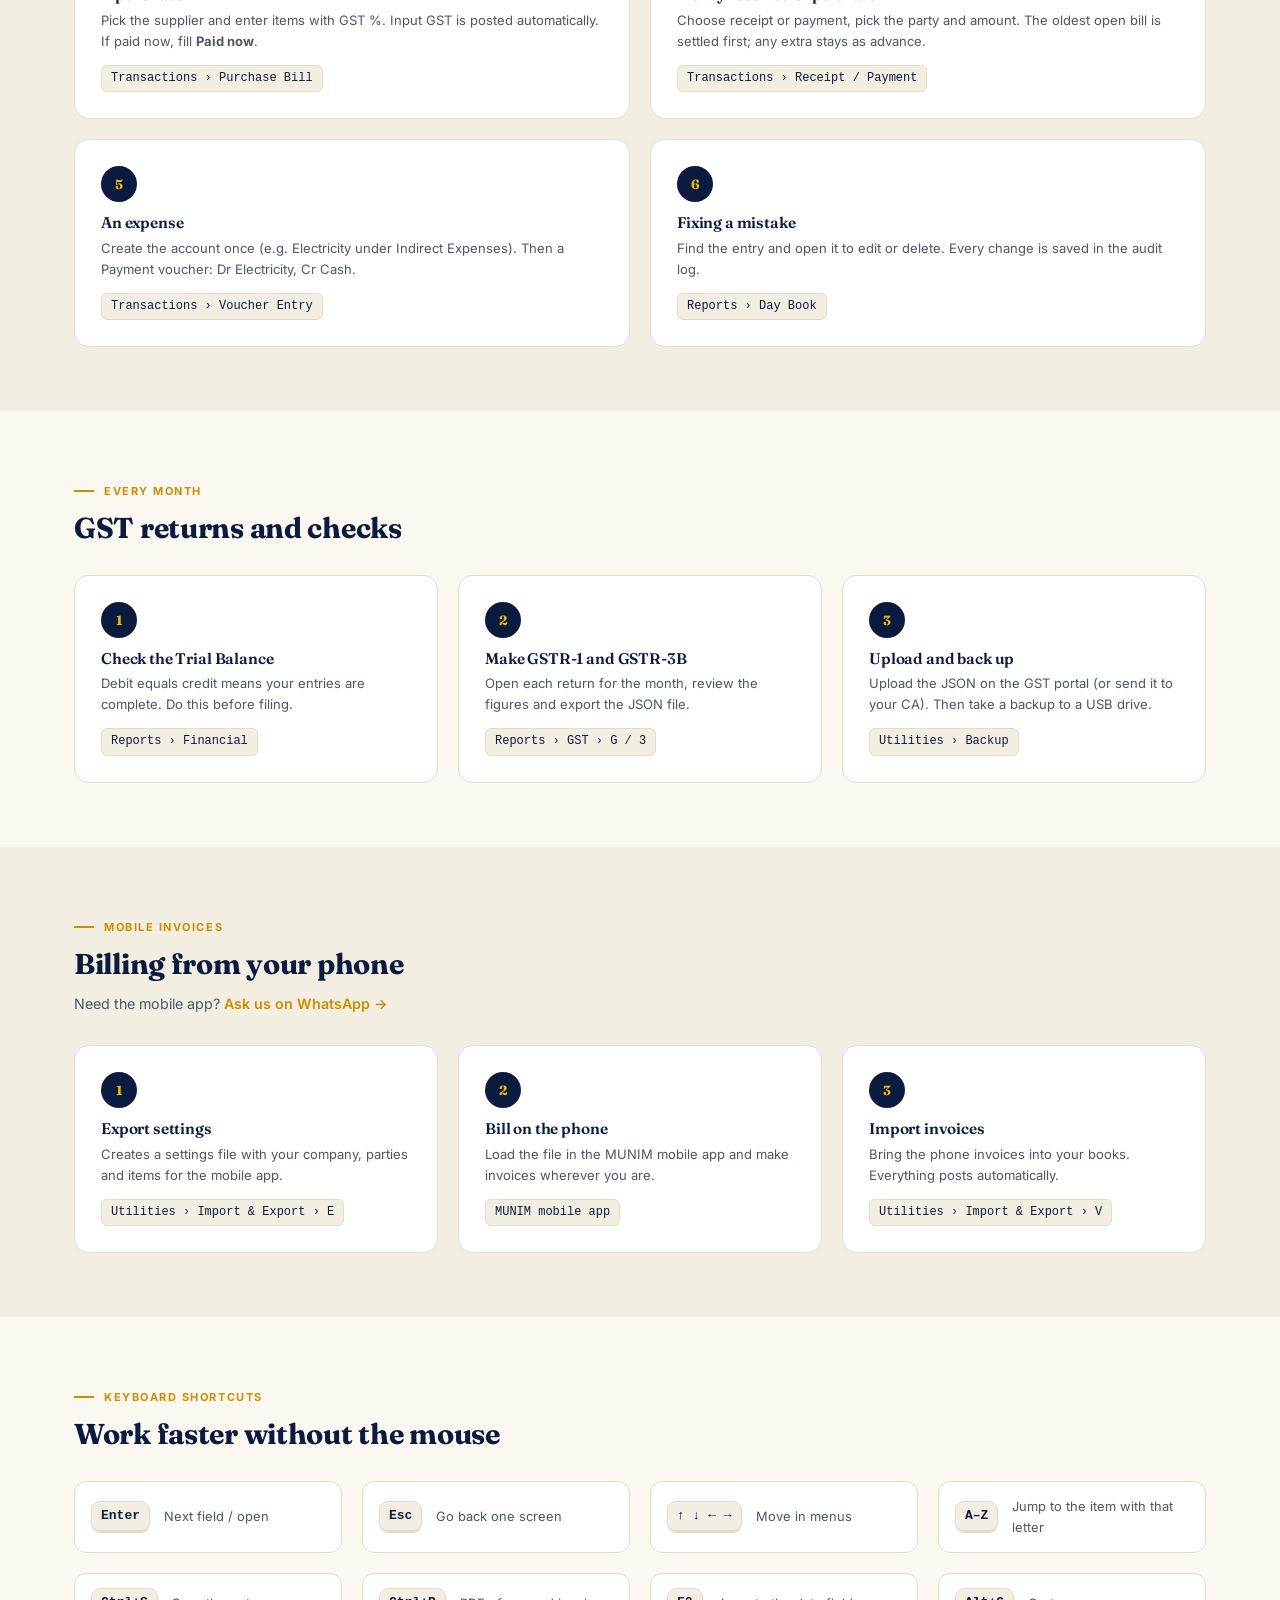
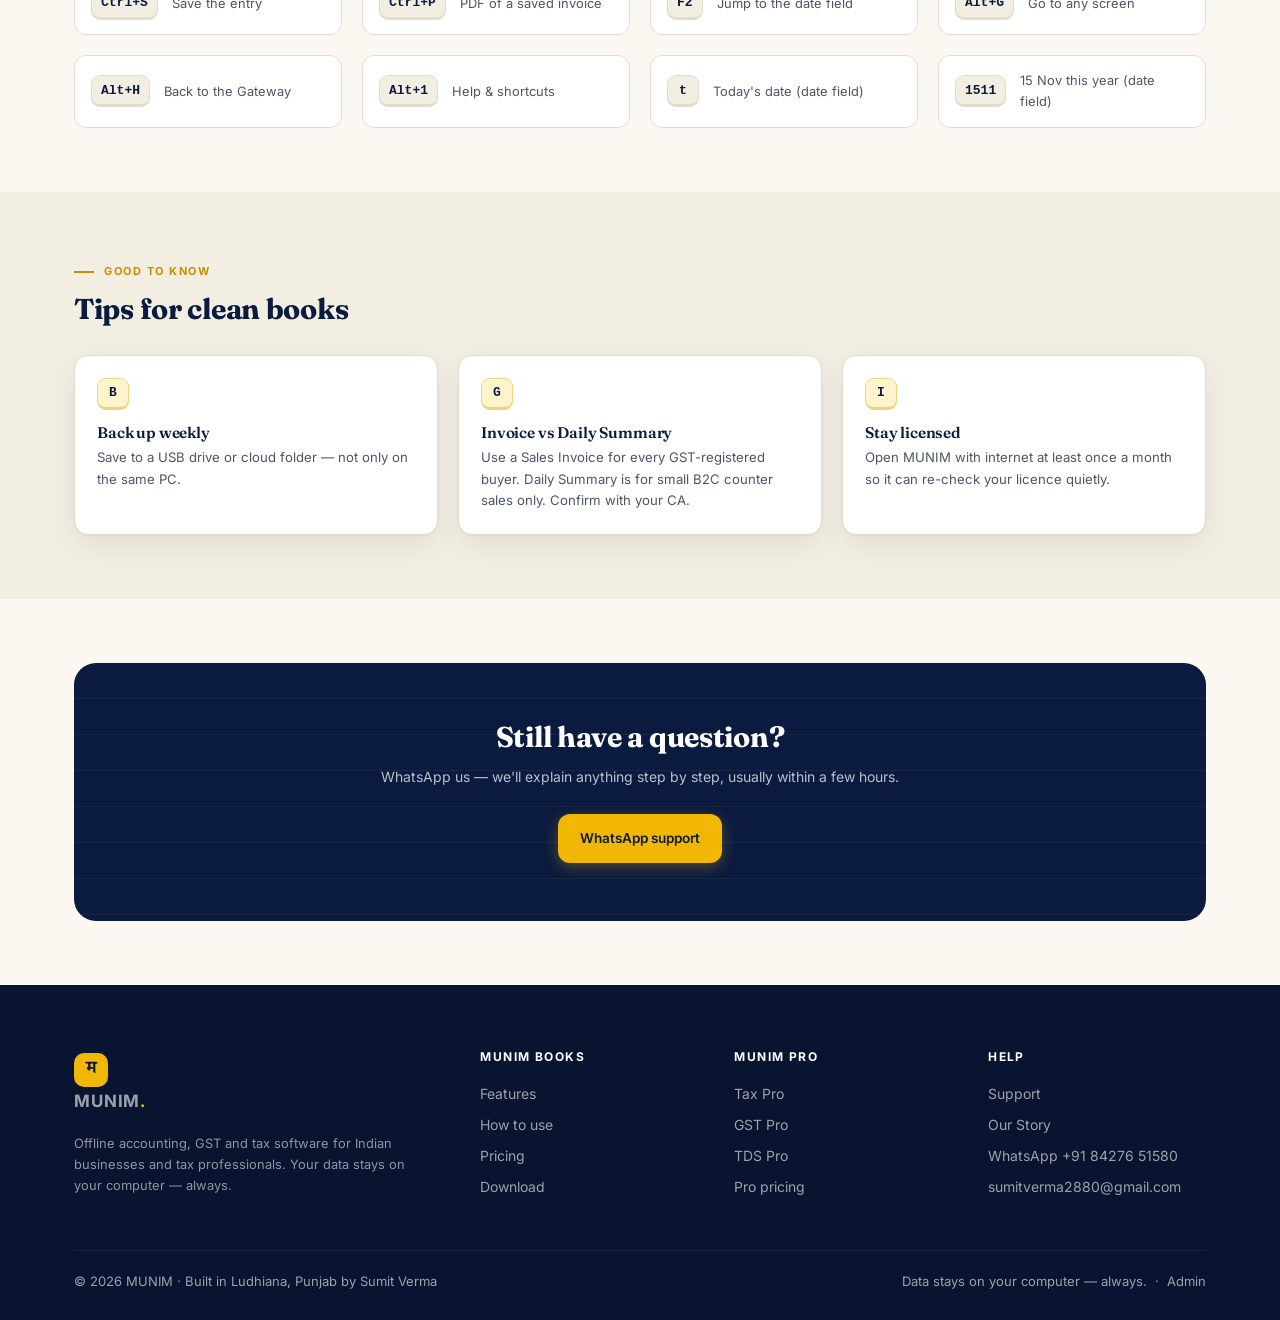
<file: how-to-use.html>
<!DOCTYPE html>
<html lang="en"><head><meta charset="UTF-8"><title>How to use MUNIM Books</title>
<meta http-equiv="refresh" content="0; url=books-guide.html"><link rel="canonical" href="books-guide.html">
<script>location.replace("books-guide.html" + location.hash);</script></head>
<body><p>This page has moved to <a href="books-guide.html">How to use MUNIM Books</a>.</p></body></html>
</file>
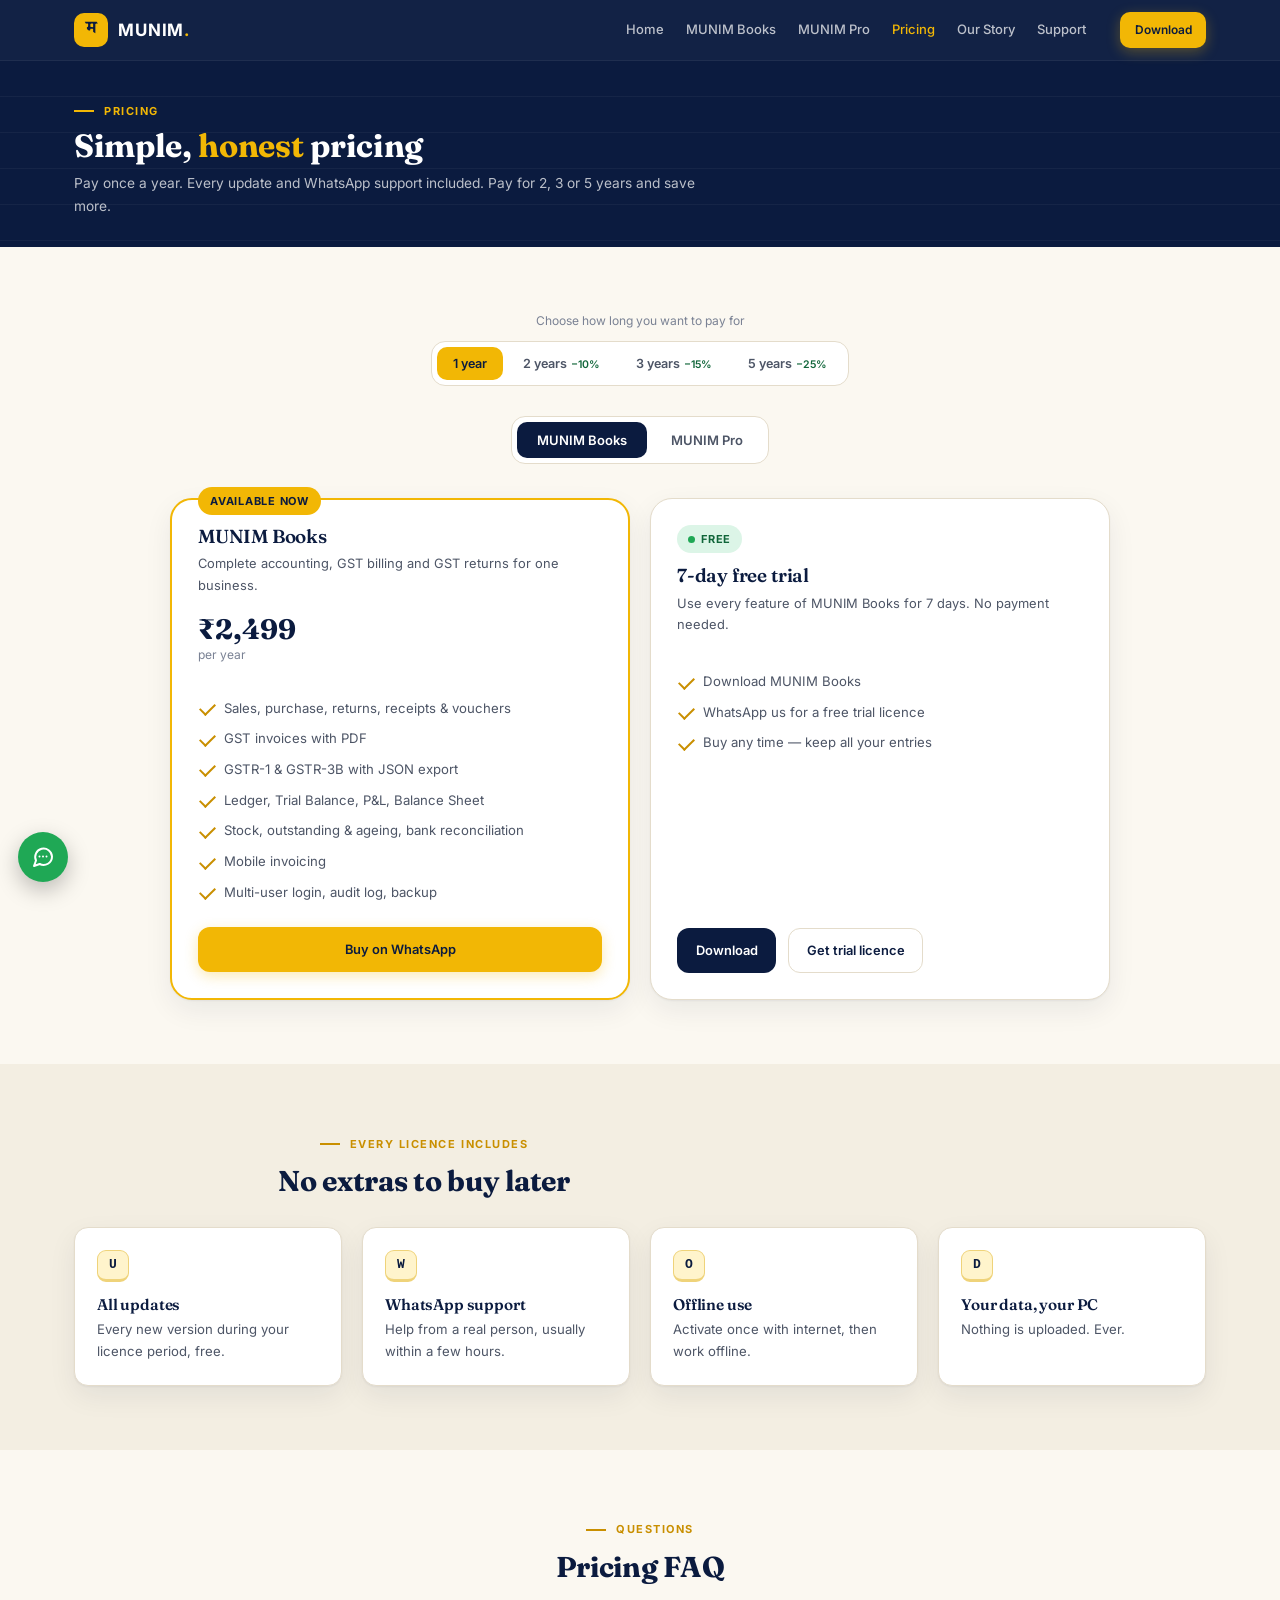
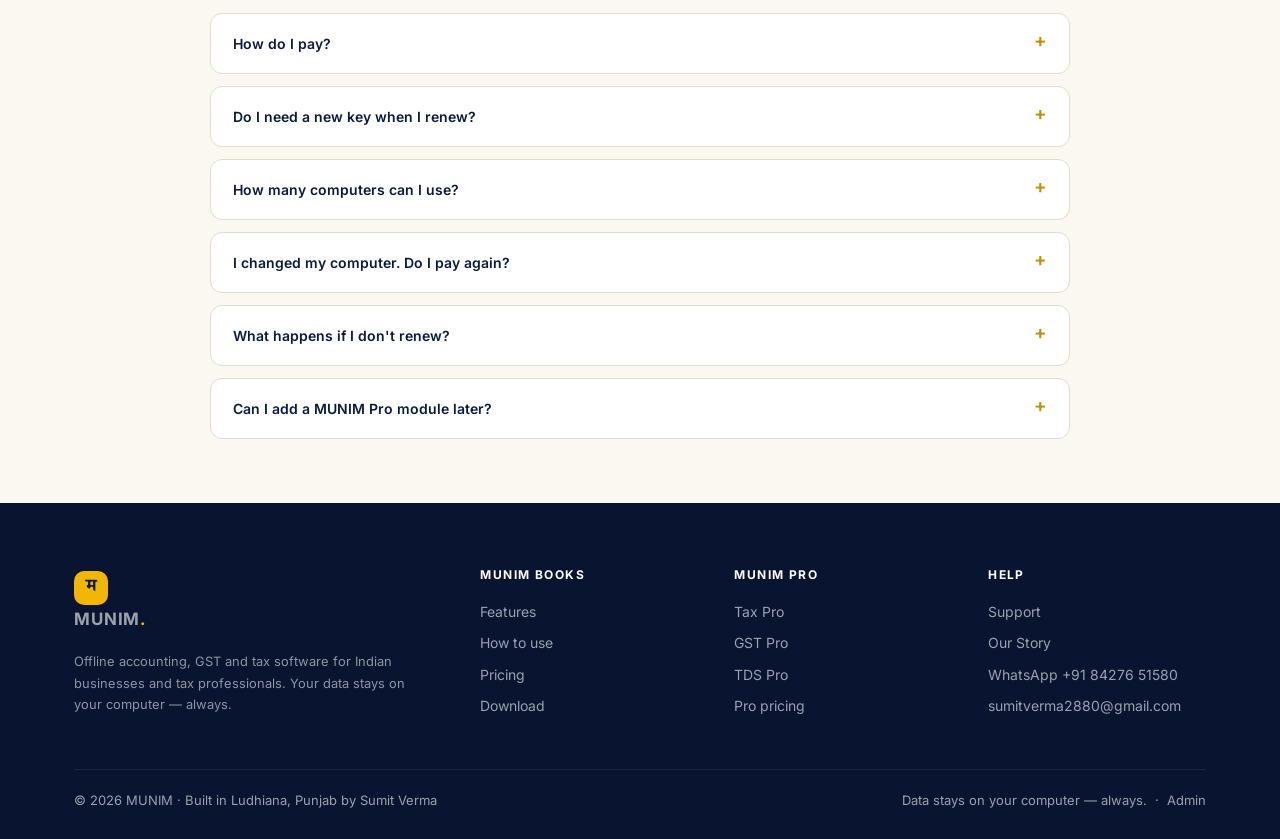
<file: pricing.html>
<!DOCTYPE html>
<html lang="en">
<head>
<meta charset="UTF-8">
<meta name="viewport" content="width=device-width, initial-scale=1.0">
<title>Pricing — MUNIM Books & MUNIM Pro</title>
<meta name="description" content="MUNIM Books ₹2,499 per year. MUNIM Pro modules from ₹3,999 per year, all three for ₹9,999. Save up to 25% on multi-year plans.">
<link rel="preconnect" href="https://fonts.googleapis.com">
<link rel="preconnect" href="https://fonts.gstatic.com" crossorigin>
<link href="https://fonts.googleapis.com/css2?family=Fraunces:opsz,wght@9..144,600;9..144,700&family=Inter:wght@400;500;600;700&family=Noto+Serif+Devanagari:wght@700&display=swap" rel="stylesheet">
<link rel="stylesheet" href="site.css">
</head>
<body data-nav="pricing">
<div id="site-header"></div>

<main>
  <section class="page-hero">
    <div class="wrap">
      <span class="eyebrow light">Pricing</span>
      <h1>Simple, <em>honest</em> pricing</h1>
      <p class="lead">Pay once a year. Every update and WhatsApp support included. Pay for 2, 3 or 5 years and save more.</p>
    </div>
  </section>

  <section class="sec">
    <div class="wrap">
      <div class="center" style="margin-bottom:30px">
        <p class="small muted" style="margin-bottom:10px">Choose how long you want to pay for</p>
        <div class="years">
          <button data-years="1">1 year</button>
          <button data-years="2">2 years<small>−10%</small></button>
          <button data-years="3">3 years<small>−15%</small></button>
          <button data-years="5">5 years<small>−25%</small></button>
        </div>
      </div>

      <div data-tabs data-hash class="center">
        <div class="tabbar" role="tablist">
          <button data-tab="books">MUNIM Books</button>
          <button data-tab="pro">MUNIM Pro</button>
        </div>

        <!-- BOOKS -->
        <div data-panel="books" style="text-align:left">
          <div class="grid g2" style="max-width:940px;margin:0 auto">
            <div class="plan best-gold">
              <span class="ribbon gold">Available now</span>
              <h3>MUNIM Books</h3>
              <p class="desc">Complete accounting, GST billing and GST returns for one business.</p>
              <div class="price" data-price="2499"><span class="amt">₹2,499</span><span class="per">per year</span><span class="save"></span></div>
              <ul class="ticks">
                <li>Sales, purchase, returns, receipts &amp; vouchers</li>
                <li>GST invoices with PDF</li>
                <li>GSTR-1 &amp; GSTR-3B with JSON export</li>
                <li>Ledger, Trial Balance, P&amp;L, Balance Sheet</li>
                <li>Stock, outstanding &amp; ageing, bank reconciliation</li>
                <li>Mobile invoicing</li>
                <li>Multi-user login, audit log, backup</li>
              </ul>
              <a class="btn btn-gold" data-wa="Hi, I want to buy MUNIM Books">Buy on WhatsApp</a>
            </div>
            <div class="plan">
              <span class="tag tag-live" style="align-self:flex-start">Free</span>
              <h3 style="margin-top:12px">7-day free trial</h3>
              <p class="desc">Use every feature of MUNIM Books for 7 days. No payment needed.</p>
              <ul class="ticks">
                <li>Download MUNIM Books</li>
                <li>WhatsApp us for a free trial licence</li>
                <li>Buy any time — keep all your entries</li>
              </ul>
              <div class="btns" style="margin-top:auto">
                <a class="btn btn-ink" href="download.html">Download</a>
                <a class="btn btn-line" data-wa="Hi, I want a free 7-day trial of MUNIM Books">Get trial licence</a>
              </div>
            </div>
          </div>
        </div>

        <!-- PRO -->
        <div data-panel="pro" style="text-align:left">
          <div class="note pro" style="max-width:940px;margin:0 auto 34px"><b>MUNIM Pro is launching soon.</b> These are launch prices. WhatsApp us to reserve yours and get early access.</div>
          <div class="grid g3">
            <div class="plan">
              <h3>TDS Pro</h3>
              <p class="desc">TDS &amp; TCS for all your deductors.</p>
              <div class="price" data-price="3999"><span class="amt">₹3,999</span><span class="per">per year</span><span class="save"></span></div>
              <ul class="ticks pro"><li>Forms 138 / 140 / 144 / 143</li><li>FVU-validated return files</li><li>Challans, certificates, Form 121</li></ul>
              <a class="btn btn-line" data-wa="Hi, I'm interested in TDS Pro">Reserve on WhatsApp</a>
            </div>
            <div class="plan">
              <h3>GST Pro</h3>
              <p class="desc">GST returns for all your clients.</p>
              <div class="price" data-price="4999"><span class="amt">₹4,999</span><span class="per">per year</span><span class="save"></span></div>
              <ul class="ticks pro"><li>Filed / not-filed status grid</li><li>IMS &amp; GSTR-2B reconciliation</li><li>GSTR-1, 3B, CMP-08, 4, 7, 9 draft</li></ul>
              <a class="btn btn-line" data-wa="Hi, I'm interested in GST Pro">Reserve on WhatsApp</a>
            </div>
            <div class="plan">
              <h3>Tax Pro</h3>
              <p class="desc">Income tax under the new Act.</p>
              <div class="price" data-price="5999"><span class="amt">₹5,999</span><span class="per">per year</span><span class="save"></span></div>
              <ul class="ticks pro"><li>AIS / TIS import &amp; computation</li><li>Old vs new regime comparison</li><li>Return filing files as a free update</li></ul>
              <a class="btn btn-line" data-wa="Hi, I'm interested in Tax Pro">Reserve on WhatsApp</a>
            </div>
            <div class="plan">
              <h3>Any 2 modules</h3>
              <p class="desc">Pick the two you need most.</p>
              <div class="price" data-price="7999"><span class="amt">₹7,999</span><span class="per">per year</span><span class="save"></span></div>
              <ul class="ticks pro"><li>Shared client list</li><li>Switch modules without restart</li><li>Add the third any time</li></ul>
              <a class="btn btn-line" data-wa="Hi, I'm interested in 2 MUNIM Pro modules">Reserve on WhatsApp</a>
            </div>
            <div class="plan best">
              <span class="ribbon">Best value</span>
              <h3>Pro Complete</h3>
              <p class="desc">Tax Pro + GST Pro + TDS Pro.</p>
              <div class="price" data-price="9999"><span class="amt">₹9,999</span><span class="per">per year</span><span class="save"></span></div>
              <ul class="ticks pro"><li>All three modules</li><li>One client list for everything</li><li>Due-date calendar for all clients</li></ul>
              <a class="btn btn-pro" data-wa="Hi, I'm interested in MUNIM Pro Complete">Reserve on WhatsApp</a>
            </div>
            <div class="plan">
              <h3>Pro Complete + Books</h3>
              <p class="desc">All three Pro modules plus MUNIM Books.</p>
              <div class="price" data-price="11499"><span class="amt">₹11,499</span><span class="per">per year</span><span class="save"></span></div>
              <ul class="ticks pro"><li>Everything in Pro Complete</li><li>MUNIM Books for your own firm</li><li>One licence, both apps</li></ul>
              <a class="btn btn-line" data-wa="Hi, I'm interested in MUNIM Pro Complete + Books">Reserve on WhatsApp</a>
            </div>
          </div>
        </div>
      </div>
    </div>
  </section>

  <section class="sec sec-alt">
    <div class="wrap">
      <div class="sec-head center"><span class="eyebrow">Every licence includes</span><h2>No extras to buy later</h2></div>
      <div class="grid g4">
        <div class="card"><span class="key gold">U</span><h3>All updates</h3><p>Every new version during your licence period, free.</p></div>
        <div class="card"><span class="key gold">W</span><h3>WhatsApp support</h3><p>Help from a real person, usually within a few hours.</p></div>
        <div class="card"><span class="key gold">O</span><h3>Offline use</h3><p>Activate once with internet, then work offline.</p></div>
        <div class="card"><span class="key gold">D</span><h3>Your data, your PC</h3><p>Nothing is uploaded. Ever.</p></div>
      </div>
    </div>
  </section>

  <section class="sec">
    <div class="wrap center">
      <div class="sec-head"><span class="eyebrow">Questions</span><h2>Pricing FAQ</h2></div>
      <div class="faqs">
        <details class="faq"><summary>How do I pay?</summary><p>WhatsApp us at +91 84276 51580. We send the payment details, and your username, password and licence key within minutes of payment.</p></details>
        <details class="faq"><summary>Do I need a new key when I renew?</summary><p>No. After you renew, just open MUNIM with internet ON — it picks up the new validity automatically.</p></details>
        <details class="faq"><summary>How many computers can I use?</summary><p>Each licence works on one computer. Need MUNIM on more computers? WhatsApp us for extra licences.</p></details>
        <details class="faq"><summary>I changed my computer. Do I pay again?</summary><p>No. WhatsApp us and we'll free your licence from the old computer so you can activate on the new one.</p></details>
        <details class="faq"><summary>What happens if I don't renew?</summary><p>MUNIM shows a renewal notice. Your data stays safe on your computer at C:\MUNIM\ and is never deleted.</p></details>
        <details class="faq"><summary>Can I add a MUNIM Pro module later?</summary><p>Yes. Add any module whenever you need it — WhatsApp us and we'll add it to your existing licence.</p></details>
      </div>
    </div>
  </section>
</main>

<div id="site-footer"></div>
<script src="site.js"></script>
</body>
</html>
</file>
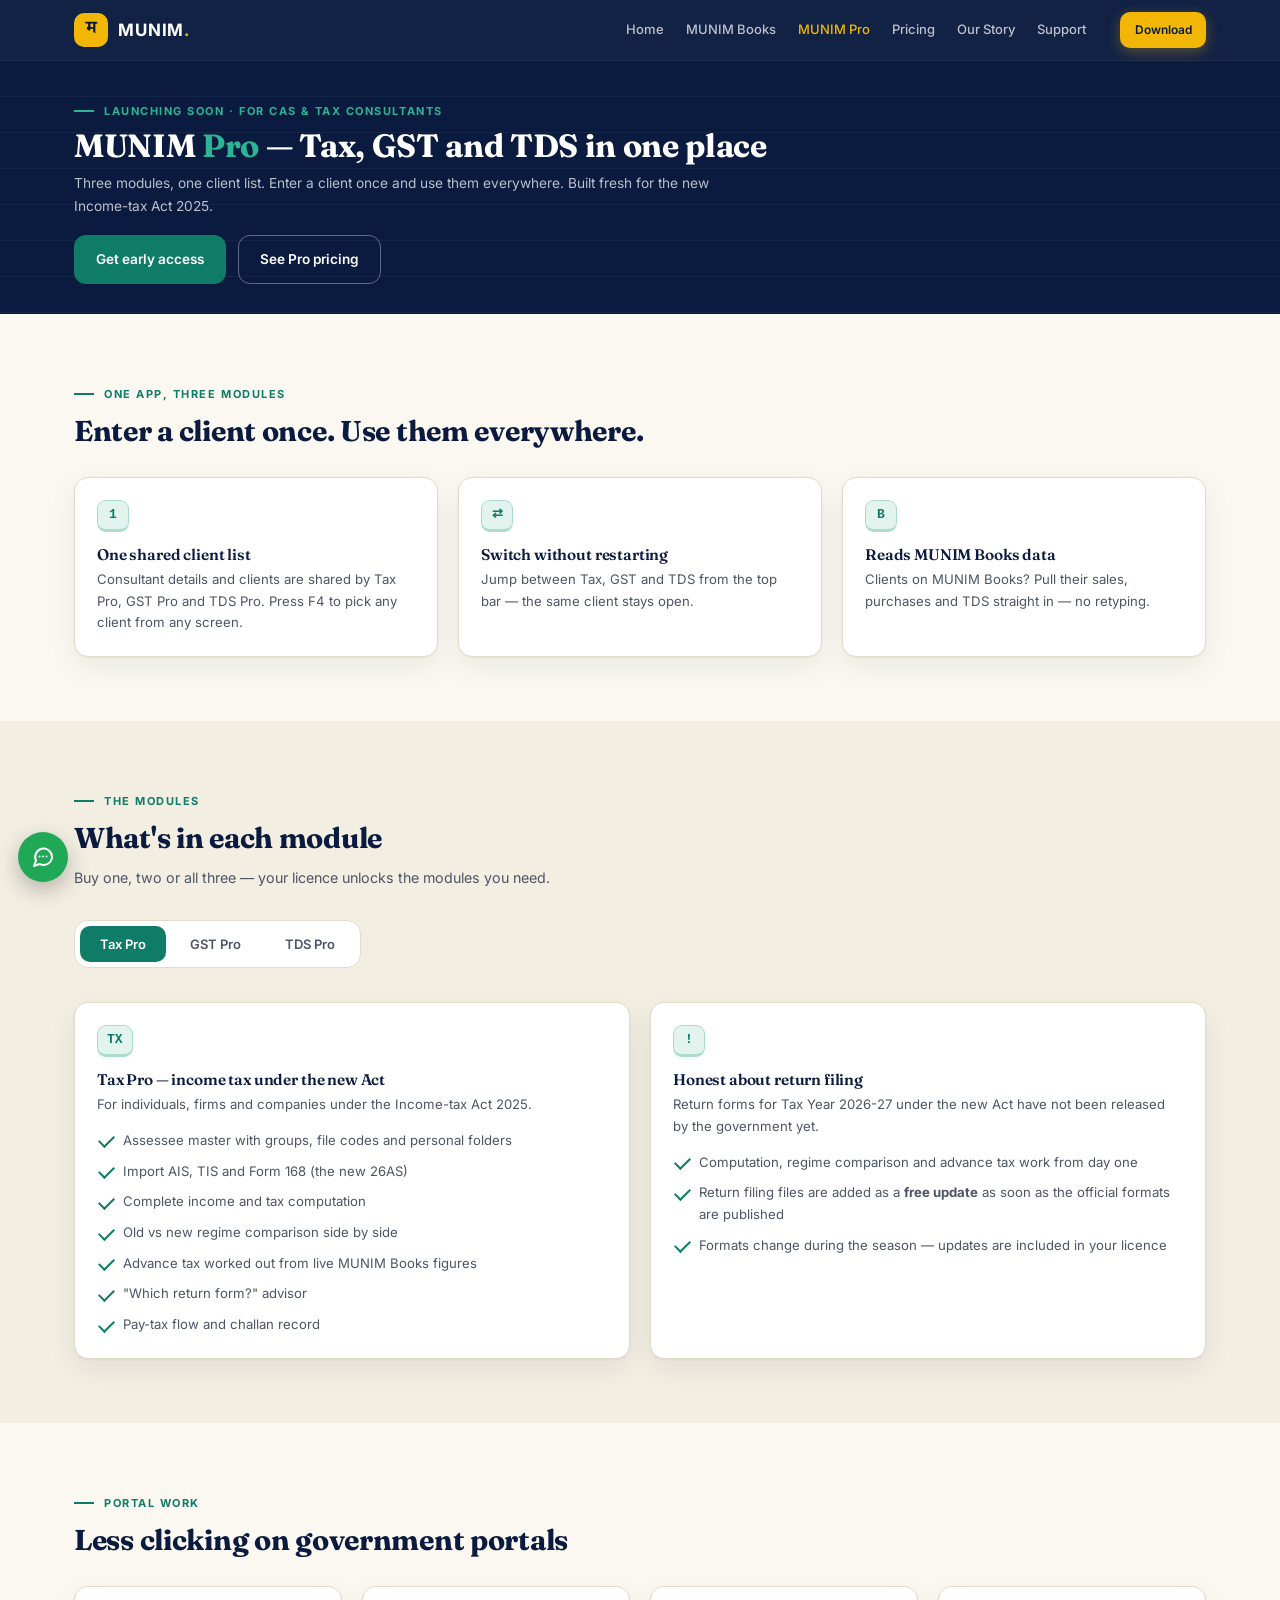
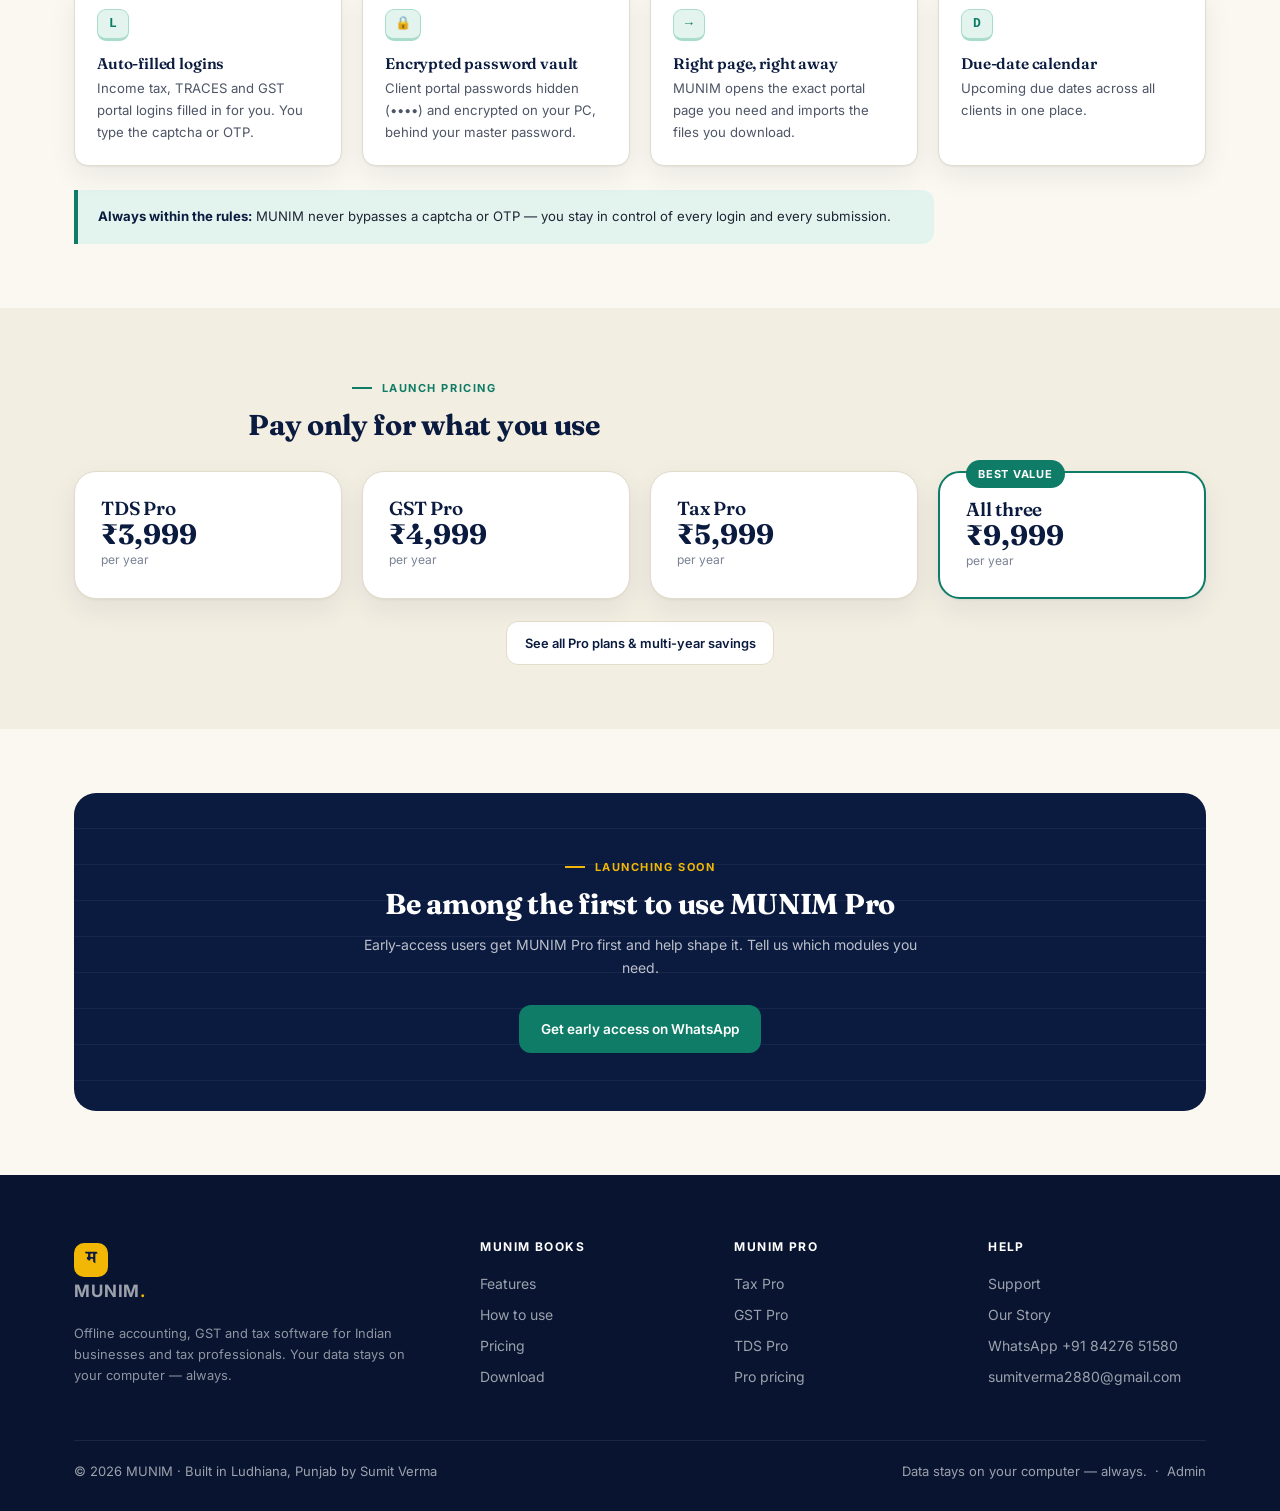
<file: pro.html>
<!DOCTYPE html>
<html lang="en">
<head>
<meta charset="UTF-8">
<meta name="viewport" content="width=device-width, initial-scale=1.0">
<title>MUNIM Pro — Tax Pro, GST Pro & TDS Pro for CAs and tax consultants</title>
<meta name="description" content="MUNIM Pro: Tax Pro, GST Pro and TDS Pro in one desktop app for CAs and tax consultants. One client list, built for the new Income-tax Act 2025. Launching soon.">
<link rel="preconnect" href="https://fonts.googleapis.com">
<link rel="preconnect" href="https://fonts.gstatic.com" crossorigin>
<link href="https://fonts.googleapis.com/css2?family=Fraunces:opsz,wght@9..144,600;9..144,700&family=Inter:wght@400;500;600;700&family=Noto+Serif+Devanagari:wght@700&display=swap" rel="stylesheet">
<link rel="stylesheet" href="site.css">
</head>
<body data-nav="pro">
<div id="site-header"></div>

<main>
  <section class="page-hero pro">
    <div class="wrap">
      <span class="eyebrow">Launching soon · for CAs &amp; tax consultants</span>
      <h1>MUNIM <em>Pro</em> — Tax, GST and TDS in one place</h1>
      <p class="lead">Three modules, one client list. Enter a client once and use them everywhere. Built fresh for the new Income-tax Act 2025.</p>
      <div class="btns" style="margin-top:26px">
        <a class="btn btn-pro btn-lg" data-wa="Hi, I want early access to MUNIM Pro">Get early access</a>
        <a class="btn btn-light btn-lg" href="pricing.html#pro">See Pro pricing</a>
      </div>
    </div>
  </section>

  <section class="sec">
    <div class="wrap">
      <div class="sec-head"><span class="eyebrow pro">One app, three modules</span><h2>Enter a client once. Use them everywhere.</h2></div>
      <div class="grid g3">
        <div class="card"><span class="key pro">1</span><h3>One shared client list</h3><p>Consultant details and clients are shared by Tax Pro, GST Pro and TDS Pro. Press F4 to pick any client from any screen.</p></div>
        <div class="card"><span class="key pro">⇄</span><h3>Switch without restarting</h3><p>Jump between Tax, GST and TDS from the top bar — the same client stays open.</p></div>
        <div class="card"><span class="key pro">B</span><h3>Reads MUNIM Books data</h3><p>Clients on MUNIM Books? Pull their sales, purchases and TDS straight in — no retyping.</p></div>
      </div>
    </div>
  </section>

  <section class="sec sec-alt">
    <div class="wrap">
      <div class="sec-head"><span class="eyebrow pro">The modules</span><h2>What's in each module</h2><p class="lead">Buy one, two or all three — your licence unlocks the modules you need.</p></div>

      <div data-tabs data-hash>
        <div class="tabbar pro" role="tablist">
          <button data-tab="tax">Tax Pro</button>
          <button data-tab="gst">GST Pro</button>
          <button data-tab="tds">TDS Pro</button>
        </div>

        <!-- TAX -->
        <div data-panel="tax">
          <div class="grid g2">
            <div class="card">
              <span class="key pro">TX</span><h3>Tax Pro — income tax under the new Act</h3>
              <p>For individuals, firms and companies under the Income-tax Act 2025.</p>
              <ul class="ticks pro">
                <li>Assessee master with groups, file codes and personal folders</li>
                <li>Import AIS, TIS and Form 168 (the new 26AS)</li>
                <li>Complete income and tax computation</li>
                <li>Old vs new regime comparison side by side</li>
                <li>Advance tax worked out from live MUNIM Books figures</li>
                <li>"Which return form?" advisor</li>
                <li>Pay-tax flow and challan record</li>
              </ul>
            </div>
            <div class="card">
              <span class="key pro">!</span><h3>Honest about return filing</h3>
              <p>Return forms for Tax Year 2026-27 under the new Act have not been released by the government yet.</p>
              <ul class="ticks pro">
                <li>Computation, regime comparison and advance tax work from day one</li>
                <li>Return filing files are added as a <b>free update</b> as soon as the official formats are published</li>
                <li>Formats change during the season — updates are included in your licence</li>
              </ul>
            </div>
          </div>
        </div>

        <!-- GST -->
        <div data-panel="gst">
          <div class="grid g2">
            <div class="card">
              <span class="key pro">GS</span><h3>GST Pro — all your clients' GST</h3>
              <p>See every client's month at a glance and finish returns faster.</p>
              <ul class="ticks pro">
                <li>Client status grid — filed / not filed for every return and month</li>
                <li>Due-date panel so nothing is missed</li>
                <li>GSTR-1 preparation and JSON</li>
                <li>IMS actions and GSTR-2B reconciliation</li>
                <li>GSTR-3B with ITC matched to GSTR-2B</li>
                <li>CMP-08 and GSTR-4 for composition clients</li>
                <li>GSTR-7 (TDS under GST) and GSTR-9 annual return draft</li>
              </ul>
            </div>
            <div class="card">
              <span class="key pro">✓</span><h3>Checked before you upload</h3>
              <ul class="ticks pro">
                <li>Generated files are checked against the GST portal's offline-tool format</li>
                <li>Clients on MUNIM Books send ready data — no re-entry of invoices</li>
                <li>A "Ready to upload" list across all clients</li>
              </ul>
            </div>
          </div>
        </div>

        <!-- TDS -->
        <div data-panel="tds">
          <div class="grid g2">
            <div class="card">
              <span class="key pro">TD</span><h3>TDS Pro — TDS &amp; TCS for every deductor</h3>
              <p>Built on the new sections and numeric payment codes from 1 April 2026.</p>
              <ul class="ticks pro">
                <li>Deductor and deductee masters with PAN status</li>
                <li>TDS / TCS entry with the new payment codes</li>
                <li>Challans and deposits</li>
                <li>Quarterly statements: Forms 138, 140, 144 and 143</li>
                <li>Return text file with FVU validation inside MUNIM</li>
                <li>Corrections, Form 121 declarations, Form 130 / 131 certificates</li>
                <li>Reports for every deductor and quarter</li>
              </ul>
            </div>
            <div class="card">
              <h3 style="margin:0 0 14px">New form numbers, handled</h3>
              <table class="table">
                <tr><th>Old form</th><th>New form</th></tr>
                <tr><td>24Q (salary)</td><td><b>138</b></td></tr>
                <tr><td>26Q (non-salary)</td><td><b>140</b></td></tr>
                <tr><td>27Q (non-resident)</td><td><b>144</b></td></tr>
                <tr><td>27EQ (TCS)</td><td><b>143</b></td></tr>
                <tr><td>Form 16 / 16A</td><td><b>130 / 131</b></td></tr>
                <tr><td>15G / 15H</td><td><b>121</b></td></tr>
                <tr><td>27C</td><td><b>127</b></td></tr>
              </table>
            </div>
          </div>
        </div>
      </div>
    </div>
  </section>

  <section class="sec">
    <div class="wrap">
      <div class="sec-head"><span class="eyebrow pro">Portal work</span><h2>Less clicking on government portals</h2></div>
      <div class="grid g4">
        <div class="card"><span class="key pro">L</span><h3>Auto-filled logins</h3><p>Income tax, TRACES and GST portal logins filled in for you. You type the captcha or OTP.</p></div>
        <div class="card"><span class="key pro">🔒</span><h3>Encrypted password vault</h3><p>Client portal passwords hidden (••••) and encrypted on your PC, behind your master password.</p></div>
        <div class="card"><span class="key pro">→</span><h3>Right page, right away</h3><p>MUNIM opens the exact portal page you need and imports the files you download.</p></div>
        <div class="card"><span class="key pro">D</span><h3>Due-date calendar</h3><p>Upcoming due dates across all clients in one place.</p></div>
      </div>
      <div class="note pro" style="margin-top:24px;max-width:860px"><b>Always within the rules:</b> MUNIM never bypasses a captcha or OTP — you stay in control of every login and every submission.</div>
    </div>
  </section>

  <section class="sec sec-alt">
    <div class="wrap">
      <div class="sec-head center"><span class="eyebrow pro">Launch pricing</span><h2>Pay only for what you use</h2></div>
      <div class="grid g4">
        <div class="plan"><h3>TDS Pro</h3><div class="price"><span class="amt">₹3,999</span><span class="per">per year</span></div></div>
        <div class="plan"><h3>GST Pro</h3><div class="price"><span class="amt">₹4,999</span><span class="per">per year</span></div></div>
        <div class="plan"><h3>Tax Pro</h3><div class="price"><span class="amt">₹5,999</span><span class="per">per year</span></div></div>
        <div class="plan best"><span class="ribbon">Best value</span><h3>All three</h3><div class="price"><span class="amt">₹9,999</span><span class="per">per year</span></div></div>
      </div>
      <p class="center" style="margin-top:22px"><a class="btn btn-line" href="pricing.html#pro">See all Pro plans &amp; multi-year savings</a></p>
    </div>
  </section>

  <section class="sec">
    <div class="wrap">
      <div class="cta">
        <span class="eyebrow light">Launching soon</span>
        <h2 style="margin-top:12px">Be among the first to use MUNIM Pro</h2>
        <p>Early-access users get MUNIM Pro first and help shape it. Tell us which modules you need.</p>
        <div class="btns">
          <a class="btn btn-pro btn-lg" data-wa="Hi, I want early access to MUNIM Pro. Modules I need: ">Get early access on WhatsApp</a>
        </div>
      </div>
    </div>
  </section>
</main>

<div id="site-footer"></div>
<script src="site.js"></script>
</body>
</html>
</file>
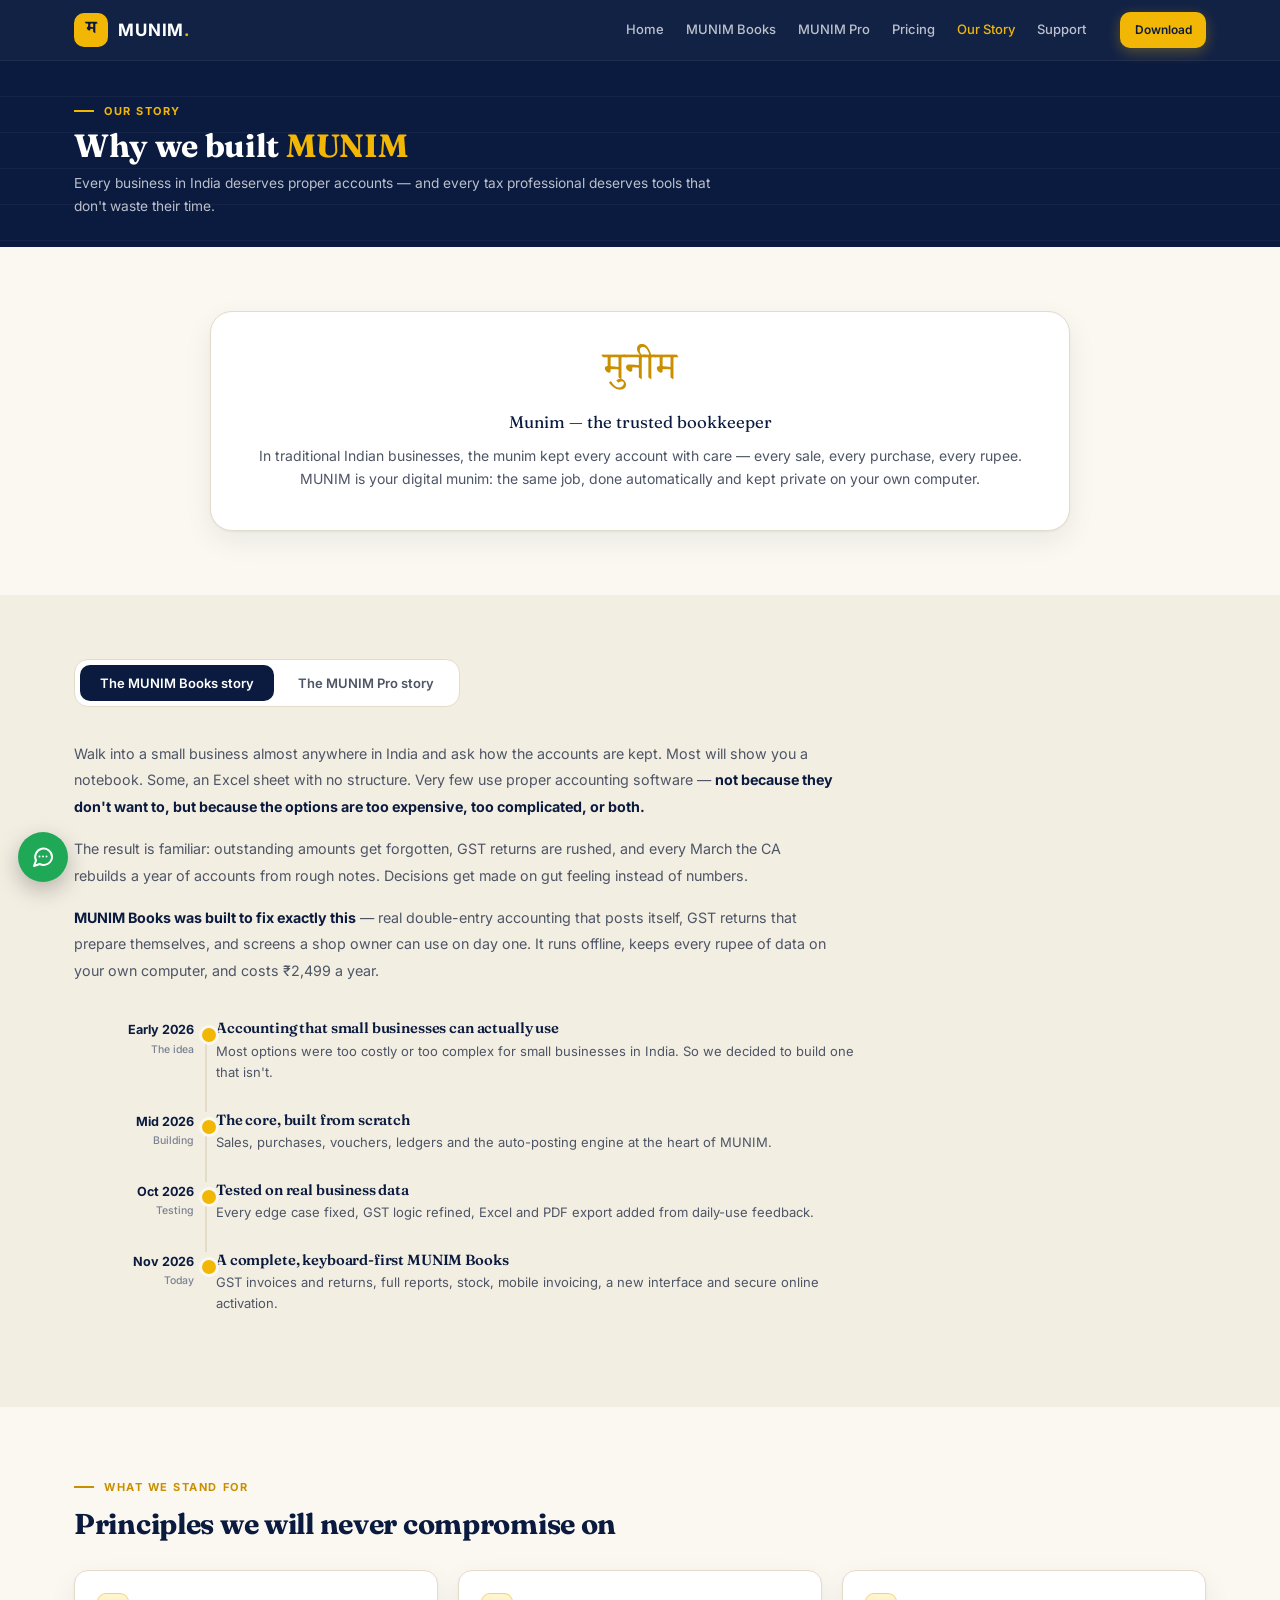
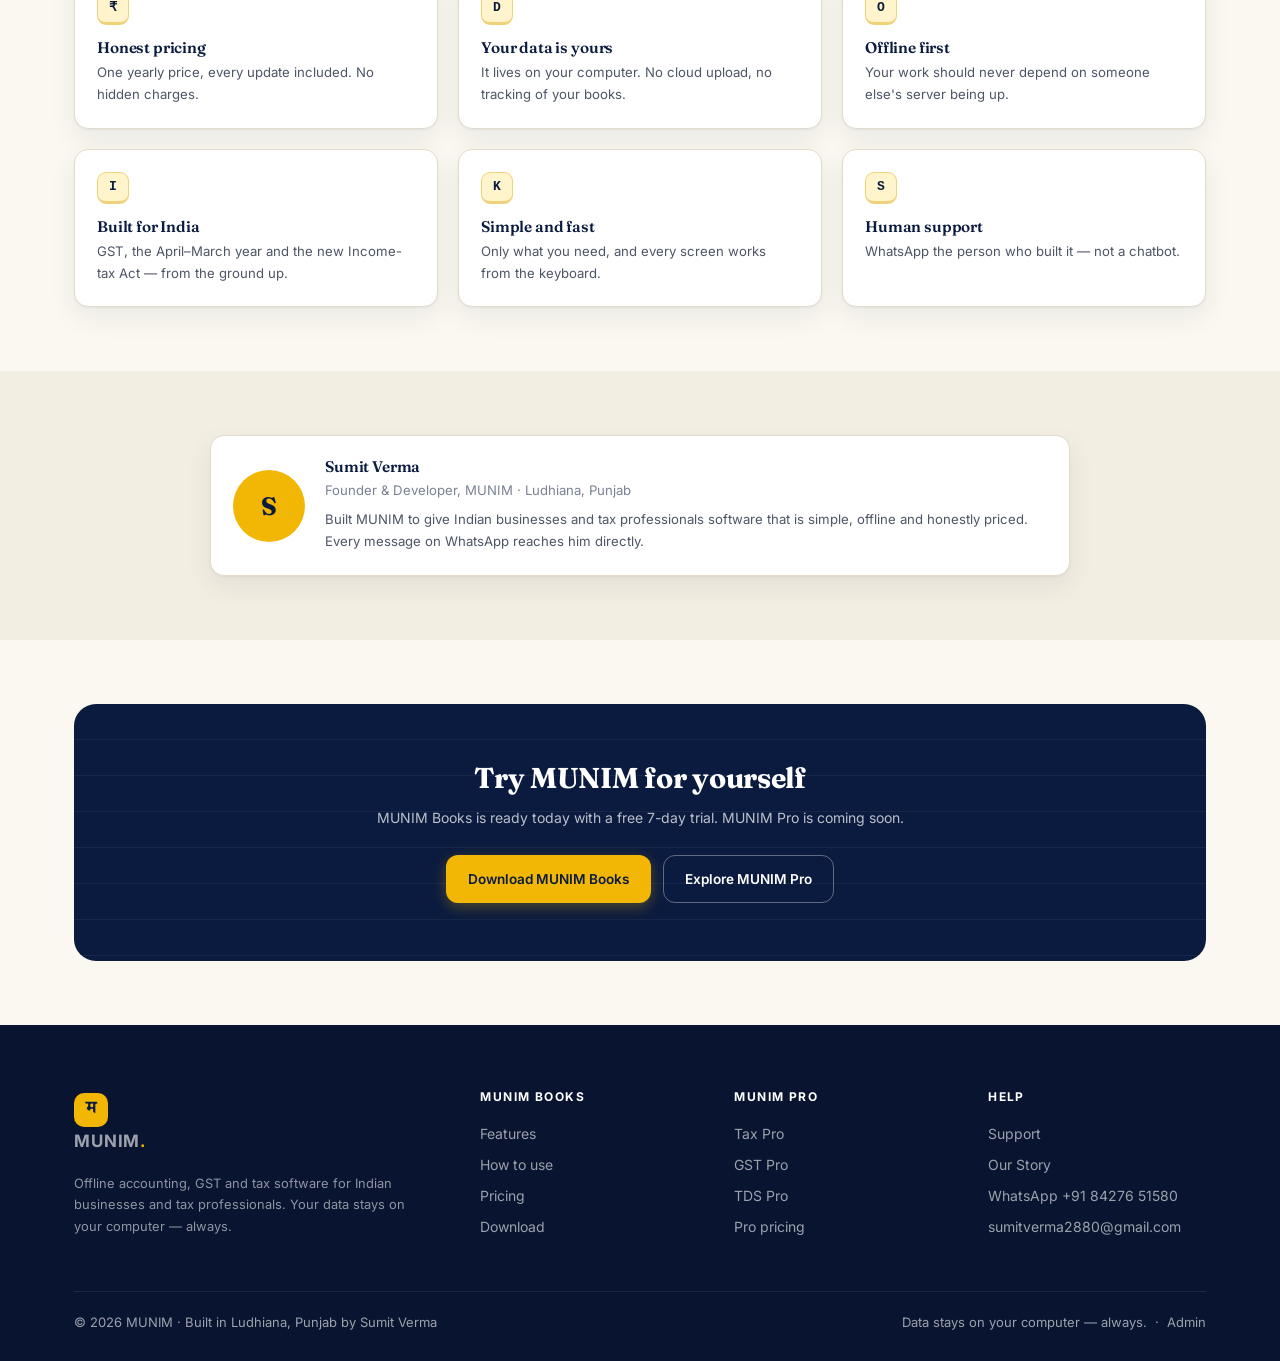
<file: story.html>
<!DOCTYPE html>
<html lang="en">
<head>
<meta charset="UTF-8">
<meta name="viewport" content="width=device-width, initial-scale=1.0">
<title>Our Story — why we built MUNIM Books and MUNIM Pro</title>
<meta name="description" content="The story behind MUNIM — offline accounting for Indian small businesses, and MUNIM Pro for tax professionals. Built in Ludhiana by Sumit Verma.">
<link rel="preconnect" href="https://fonts.googleapis.com">
<link rel="preconnect" href="https://fonts.gstatic.com" crossorigin>
<link href="https://fonts.googleapis.com/css2?family=Fraunces:opsz,wght@9..144,600;9..144,700&family=Inter:wght@400;500;600;700&family=Noto+Serif+Devanagari:wght@700&display=swap" rel="stylesheet">
<link rel="stylesheet" href="site.css">
</head>
<body data-nav="story">
<div id="site-header"></div>

<main>
  <section class="page-hero">
    <div class="wrap">
      <span class="eyebrow light">Our Story</span>
      <h1>Why we built <em>MUNIM</em></h1>
      <p class="lead">Every business in India deserves proper accounts — and every tax professional deserves tools that don't waste their time.</p>
    </div>
  </section>

  <section class="sec">
    <div class="wrap">
      <div class="quote" style="max-width:860px;margin:0 auto;text-align:center">
        <div class="big">मुनीम</div>
        <blockquote>Munim — the trusted bookkeeper</blockquote>
        <p>In traditional Indian businesses, the munim kept every account with care — every sale, every purchase, every rupee. MUNIM is your digital munim: the same job, done automatically and kept private on your own computer.</p>
      </div>
    </div>
  </section>

  <section class="sec sec-alt">
    <div class="wrap">
      <div data-tabs data-hash>
        <div class="tabbar" role="tablist">
          <button data-tab="books">The MUNIM Books story</button>
          <button data-tab="pro">The MUNIM Pro story</button>
        </div>

        <div data-panel="books">
          <div class="prose">
            <p>Walk into a small business almost anywhere in India and ask how the accounts are kept. Most will show you a notebook. Some, an Excel sheet with no structure. Very few use proper accounting software — <b>not because they don't want to, but because the options are too expensive, too complicated, or both.</b></p>
            <p>The result is familiar: outstanding amounts get forgotten, GST returns are rushed, and every March the CA rebuilds a year of accounts from rough notes. Decisions get made on gut feeling instead of numbers.</p>
            <p><b>MUNIM Books was built to fix exactly this</b> — real double-entry accounting that posts itself, GST returns that prepare themselves, and screens a shop owner can use on day one. It runs offline, keeps every rupee of data on your own computer, and costs ₹2,499 a year.</p>
          </div>
          <div class="timeline" style="margin-top:36px">
            <div class="tl"><div class="when">Early 2026<small>The idea</small></div><div class="what"><h3>Accounting that small businesses can actually use</h3><p>Most options were too costly or too complex for small businesses in India. So we decided to build one that isn't.</p></div></div>
            <div class="tl"><div class="when">Mid 2026<small>Building</small></div><div class="what"><h3>The core, built from scratch</h3><p>Sales, purchases, vouchers, ledgers and the auto-posting engine at the heart of MUNIM.</p></div></div>
            <div class="tl"><div class="when">Oct 2026<small>Testing</small></div><div class="what"><h3>Tested on real business data</h3><p>Every edge case fixed, GST logic refined, Excel and PDF export added from daily-use feedback.</p></div></div>
            <div class="tl"><div class="when">Nov 2026<small>Today</small></div><div class="what"><h3>A complete, keyboard-first MUNIM Books</h3><p>GST invoices and returns, full reports, stock, mobile invoicing, a new interface and secure online activation.</p></div></div>
          </div>
        </div>

        <div data-panel="pro">
          <div class="prose">
            <p>Tax professionals spend a surprising part of their day on repetition: the same client typed into one program for income tax, another for GST and a third for TDS. Figures copied by hand from the client's books. Portal logins hunted down one by one.</p>
            <p>From April 2026 the new Income-tax Act changes section numbers, form numbers and payment codes across TDS and income tax. <b>That makes it the right moment to build tax software fresh</b> — around the new law, not patched on top of the old one.</p>
            <p><b>MUNIM Pro starts from one idea: enter a client once.</b> Tax Pro, GST Pro and TDS Pro share one client list, switch from the top bar, and read data directly from clients who use MUNIM Books. It is keyboard-first, works offline, and never bypasses a captcha or OTP — you stay in control.</p>
            <p>MUNIM Pro is launching soon. If you are a CA or tax consultant, <a data-wa="Hi, I want early access to MUNIM Pro" style="color:var(--pro);font-weight:600">join early access</a> and help us shape it.</p>
          </div>
        </div>
      </div>
    </div>
  </section>

  <section class="sec">
    <div class="wrap">
      <div class="sec-head"><span class="eyebrow">What we stand for</span><h2>Principles we will never compromise on</h2></div>
      <div class="grid g3">
        <div class="card"><span class="key gold">₹</span><h3>Honest pricing</h3><p>One yearly price, every update included. No hidden charges.</p></div>
        <div class="card"><span class="key gold">D</span><h3>Your data is yours</h3><p>It lives on your computer. No cloud upload, no tracking of your books.</p></div>
        <div class="card"><span class="key gold">O</span><h3>Offline first</h3><p>Your work should never depend on someone else's server being up.</p></div>
        <div class="card"><span class="key gold">I</span><h3>Built for India</h3><p>GST, the April–March year and the new Income-tax Act — from the ground up.</p></div>
        <div class="card"><span class="key gold">K</span><h3>Simple and fast</h3><p>Only what you need, and every screen works from the keyboard.</p></div>
        <div class="card"><span class="key gold">S</span><h3>Human support</h3><p>WhatsApp the person who built it — not a chatbot.</p></div>
      </div>
    </div>
  </section>

  <section class="sec sec-alt">
    <div class="wrap">
      <div class="card person" style="max-width:860px;margin:0 auto">
        <div class="avatar">S</div>
        <div>
          <h3 style="margin:0 0 4px">Sumit Verma</h3>
          <p class="small muted" style="margin-bottom:8px">Founder &amp; Developer, MUNIM · Ludhiana, Punjab</p>
          <p>Built MUNIM to give Indian businesses and tax professionals software that is simple, offline and honestly priced. Every message on WhatsApp reaches him directly.</p>
        </div>
      </div>
    </div>
  </section>

  <section class="sec">
    <div class="wrap">
      <div class="cta">
        <h2>Try MUNIM for yourself</h2>
        <p>MUNIM Books is ready today with a free 7-day trial. MUNIM Pro is coming soon.</p>
        <div class="btns">
          <a class="btn btn-gold btn-lg" href="download.html">Download MUNIM Books</a>
          <a class="btn btn-light btn-lg" href="pro.html">Explore MUNIM Pro</a>
        </div>
      </div>
    </div>
  </section>
</main>

<div id="site-footer"></div>
<script src="site.js"></script>
</body>
</html>
</file>
<file: site.css>
/* MUNIM website — shared styles (ledger-paper theme) */
:root{
  --ink:#0B1B3F; --ink-2:#14295A; --night:#081430;
  --paper:#FBF8F1; --paper-2:#F3EEE2; --line:#E4DCCB; --rule:#ECE4D3;
  --text:#1E2433; --mid:#4D5566; --soft:#7A8294;
  --gold:#F2B705; --gold-d:#C98F00; --gold-l:#FFF4CC; --margin:#D9534F;
  --pro:#0E7C66; --pro-2:#2BB594; --pro-l:#E3F4EF;
  --ok:#11663A; --radius:14px; --radius-lg:22px;
  --shadow:0 1px 2px rgba(11,27,63,.05),0 10px 28px rgba(11,27,63,.07);
  --serif:'Fraunces',Georgia,'Times New Roman',serif;
  --sans:'Inter',system-ui,-apple-system,'Segoe UI',sans-serif;
  --dev:'Noto Serif Devanagari','Nirmala UI',serif;
  --mono:ui-monospace,Consolas,'Courier New',monospace;
  --max:1180px;
}
*{box-sizing:border-box;margin:0;padding:0}
html{scroll-behavior:smooth}
body{font-family:var(--sans);color:var(--text);background:var(--paper);line-height:1.65;-webkit-font-smoothing:antialiased}
img{max-width:100%;display:block}
a{color:inherit;text-decoration:none}
.wrap{max-width:var(--max);margin:0 auto;padding:0 24px}
.dev{font-family:var(--dev);font-weight:700}
h1,h2,h3,h4{font-family:var(--serif);color:var(--ink);line-height:1.12;letter-spacing:-.01em}
h1{font-size:clamp(2.3rem,5vw,3.8rem);font-weight:700}
h2{font-size:clamp(1.7rem,3.2vw,2.45rem);font-weight:700}
h3{font-size:1.18rem;font-weight:600}
p{color:var(--mid)}
.lead{font-size:1.1rem;max-width:640px}
.center{text-align:center}
.center .lead,.center .sec-head{margin-left:auto;margin-right:auto}
.mono{font-family:var(--mono)}
.muted{color:var(--soft)}
.small{font-size:.86rem}
.eyebrow{display:inline-flex;align-items:center;gap:10px;font-size:12px;font-weight:700;letter-spacing:.14em;text-transform:uppercase;color:var(--gold-d)}
.eyebrow::before{content:"";width:20px;height:2px;background:currentColor}
.eyebrow.pro{color:var(--pro)}
.eyebrow.light{color:var(--gold)}

/* ── Buttons ── */
.btn{display:inline-flex;align-items:center;justify-content:center;gap:8px;padding:.85rem 1.4rem;border-radius:12px;font-weight:600;font-size:.95rem;border:1.5px solid transparent;cursor:pointer;transition:transform .15s,background .2s,border-color .2s,color .2s;white-space:nowrap;font-family:var(--sans)}
.btn:hover{transform:translateY(-1px)}
.btn-gold{background:var(--gold);color:var(--ink);box-shadow:0 4px 14px rgba(242,183,5,.3)}
.btn-gold:hover{background:#E0A800}
.btn-ink{background:var(--ink);color:#fff}
.btn-ink:hover{background:var(--ink-2)}
.btn-line{background:#fff;border-color:var(--line);color:var(--ink)}
.btn-line:hover{border-color:var(--ink)}
.btn-light{border-color:rgba(255,255,255,.35);color:#fff}
.btn-light:hover{border-color:#fff}
.btn-pro{background:var(--pro);color:#fff}
.btn-pro:hover{background:#0B6655}
.btn-wa{background:#1FA855;color:#fff}
.btn-wa:hover{background:#178C46}
.btn-sm{padding:.55rem 1rem;font-size:.88rem;border-radius:10px}
.btn-lg{padding:1rem 1.8rem;font-size:1.02rem}
.btn.off{background:#E7E2D6;color:#8A8F9C;box-shadow:none;pointer-events:none}
.btns{display:flex;gap:12px;flex-wrap:wrap}

/* ── Header ── */
.site-head{position:sticky;top:0;z-index:100;background:rgba(11,27,63,.97);backdrop-filter:blur(8px);border-bottom:1px solid rgba(255,255,255,.06)}
.head-in{display:flex;align-items:center;gap:24px;height:68px}
.brand{display:flex;align-items:center;gap:10px;color:#fff;flex-shrink:0}
.brand-mark{width:38px;height:38px;border-radius:10px;background:var(--gold);color:var(--ink);display:grid;place-items:center;font-family:var(--dev);font-weight:700;font-size:20px;line-height:1}
.brand-name{font-weight:700;font-size:19px;letter-spacing:.05em}
.brand-name i{color:var(--gold);font-style:normal}
.nav{display:flex;gap:2px;margin-left:auto}
.nav a{color:rgba(255,255,255,.72);font-size:14px;font-weight:500;padding:8px 12px;border-radius:8px;transition:color .2s,background .2s}
.nav a:hover{color:#fff;background:rgba(255,255,255,.07)}
.nav a.on{color:var(--gold)}
.burger{display:none;flex-direction:column;justify-content:center;gap:5px;width:42px;height:42px;border:none;background:rgba(255,255,255,.08);border-radius:10px;cursor:pointer;margin-left:auto}
.burger span{display:block;width:20px;height:2px;background:#fff;margin:0 auto;border-radius:2px}

/* ── Hero (home) with ledger paper ── */
.hero{position:relative;overflow:hidden;padding:84px 0 76px}
.hero::before,.ruled::before{content:"";position:absolute;inset:0;pointer-events:none;
  background-image:linear-gradient(90deg,transparent calc(50% - 612px),rgba(217,83,79,.28) calc(50% - 612px),rgba(217,83,79,.28) calc(50% - 610px),transparent calc(50% - 610px)),
  repeating-linear-gradient(180deg,transparent 0,transparent 35px,var(--rule) 35px,var(--rule) 36px);
  -webkit-mask-image:linear-gradient(180deg,#000 35%,transparent 100%);mask-image:linear-gradient(180deg,#000 35%,transparent 100%)}
.hero>.wrap,.ruled>.wrap{position:relative}
.hero h1 .dev{color:var(--gold-d)}
.hero .lead{margin:20px 0 0}
.ruled{position:relative}

/* Inner page hero (dark) */
.page-hero{position:relative;overflow:hidden;background:var(--ink);padding:76px 0 68px;color:#fff}
.page-hero::before{content:"";position:absolute;inset:0;pointer-events:none;background-image:repeating-linear-gradient(180deg,transparent 0,transparent 35px,rgba(255,255,255,.045) 35px,rgba(255,255,255,.045) 36px)}
.page-hero>.wrap{position:relative}
.page-hero h1{color:#fff;margin:14px 0 16px}
.page-hero h1 em{font-style:normal;color:var(--gold)}
.page-hero p{color:rgba(255,255,255,.72)}
.page-hero.pro h1 em{color:var(--pro-2)}
.page-hero.pro .eyebrow{color:var(--pro-2)}

/* ── Sections ── */
.sec{padding:88px 0}
.sec-alt{background:var(--paper-2)}
.sec-white{background:#fff}
.sec-ink{background:var(--ink);color:#fff}
.sec-ink h2,.sec-ink h3{color:#fff}
.sec-ink p{color:rgba(255,255,255,.72)}
.sec-head{max-width:700px;margin-bottom:44px}
.sec-head h2{margin:12px 0 12px}

/* ── Grids & cards ── */
.grid{display:grid;gap:20px}
.g2{grid-template-columns:repeat(2,1fr)}
.g3{grid-template-columns:repeat(3,1fr)}
.g4{grid-template-columns:repeat(4,1fr)}
.card{background:#fff;border:1px solid var(--line);border-radius:var(--radius);padding:26px;box-shadow:var(--shadow)}
.card h3{margin:14px 0 6px}
.card p{font-size:.94rem}
.sec-ink .card{background:rgba(255,255,255,.04);border-color:rgba(255,255,255,.1);box-shadow:none}
.key{display:inline-grid;place-items:center;min-width:36px;height:36px;padding:0 9px;border-radius:9px;background:var(--paper-2);border:1px solid var(--line);border-bottom-width:3px;font-family:var(--mono);font-weight:700;color:var(--ink);font-size:14px}
.key.gold{background:var(--gold-l);border-color:#EFD37A}
.key.pro{background:var(--pro-l);border-color:#A9DCCD;color:var(--pro)}
.sec-ink .key{background:rgba(255,255,255,.08);border-color:rgba(255,255,255,.18);color:var(--gold)}
.ticks{list-style:none;display:grid;gap:9px;margin-top:14px}
.ticks li{position:relative;padding-left:26px;font-size:.94rem;color:var(--mid)}
.ticks li::before{content:"";position:absolute;left:2px;top:.42em;width:13px;height:7px;border-left:2.5px solid var(--gold-d);border-bottom:2.5px solid var(--gold-d);transform:rotate(-45deg)}
.ticks.pro li::before{border-color:var(--pro)}
.sec-ink .ticks li,.dark .ticks li{color:rgba(255,255,255,.78)}
.sec-ink .ticks li::before,.dark .ticks li::before{border-color:var(--gold)}
.tag{display:inline-flex;align-items:center;gap:6px;font-size:11px;font-weight:700;letter-spacing:.07em;text-transform:uppercase;padding:5px 11px;border-radius:999px}
.tag-live{background:#DCF5E7;color:var(--ok)}
.tag-live::before{content:"";width:7px;height:7px;border-radius:50%;background:#1FA855}
.tag-soon{background:rgba(43,181,148,.16);color:var(--pro)}
.dark .tag-soon{color:#7FE0C5}
.tag-gold{background:var(--gold-l);color:#7A5A00}
.note{border-left:4px solid var(--gold);background:#FFF9E6;padding:16px 20px;border-radius:0 12px 12px 0;font-size:.94rem;color:var(--text)}
.note.pro{border-color:var(--pro);background:var(--pro-l)}
.note b{color:var(--ink)}

/* ── Product chooser ── */
.products{display:grid;grid-template-columns:1fr 1fr;gap:22px;margin-top:46px}
.prod{position:relative;display:flex;flex-direction:column;border-radius:var(--radius-lg);padding:32px;background:#fff;border:1px solid var(--line);box-shadow:var(--shadow);border-top:5px solid var(--gold)}
.prod.dark{background:var(--ink);border:none;border-top:5px solid var(--pro-2);color:#fff}
.prod h3{font-size:1.75rem;margin:14px 0 6px}
.prod.dark h3{color:#fff}
.prod.dark p{color:rgba(255,255,255,.72)}
.prod .ticks{margin:16px 0 26px}
.prod-foot{margin-top:auto;display:flex;align-items:center;justify-content:space-between;gap:14px;flex-wrap:wrap}
.price-line b{display:block;font-family:var(--serif);font-size:1.55rem;color:var(--ink);line-height:1.1}
.price-line span{font-size:.82rem;color:var(--soft)}
.prod.dark .price-line b{color:#fff}
.prod.dark .price-line span{color:rgba(255,255,255,.55)}

/* ── Trust strip ── */
.strip{display:grid;grid-template-columns:repeat(4,1fr);background:#fff;border-top:1px solid var(--line);border-bottom:1px solid var(--line)}
.strip div{padding:26px 24px;border-right:1px solid var(--line)}
.strip div:last-child{border-right:none}
.strip b{display:block;font-family:var(--serif);font-size:1.45rem;color:var(--ink)}
.strip span{font-size:.86rem;color:var(--soft)}

/* ── Screenshot window ── */
.window{background:#fff;border:1px solid var(--line);border-radius:14px;overflow:hidden;box-shadow:0 22px 50px rgba(11,27,63,.15)}
.window .bar{display:flex;align-items:center;gap:7px;padding:10px 14px;background:var(--paper-2);border-bottom:1px solid var(--line);font-size:12px;color:var(--soft)}
.window .bar i{width:10px;height:10px;border-radius:50%;background:#DDD4C2}
.window .bar span{margin-left:8px}
.window img{width:100%}
.window.noimg img{display:none}
.window.noimg::after{content:"Screenshot coming soon";display:block;padding:90px 20px;text-align:center;color:var(--soft);font-size:.9rem}
.show{display:grid;grid-template-columns:1.55fr 1fr;gap:44px;align-items:center}
.show h3{font-size:1.5rem;margin-bottom:8px}

/* ── Tabs ── */
.tabbar{display:inline-flex;flex-wrap:wrap;gap:4px;padding:5px;background:#fff;border:1px solid var(--line);border-radius:14px;margin-bottom:34px}
.tabbar button{border:none;background:none;padding:10px 20px;border-radius:10px;font:600 .93rem var(--sans);color:var(--mid);cursor:pointer;transition:background .2s,color .2s}
.tabbar button:hover{color:var(--ink)}
.tabbar button.on{background:var(--ink);color:#fff}
.tabbar.pro button.on{background:var(--pro)}
.tabbar.gold button.on{background:var(--gold);color:var(--ink)}
[data-panel][hidden]{display:none}

/* ── Steps ── */
.steps{counter-reset:s;display:grid;grid-template-columns:repeat(3,1fr);gap:20px}
.steps.four{grid-template-columns:repeat(4,1fr)}
.step{background:#fff;border:1px solid var(--line);border-radius:var(--radius);padding:26px}
.step::before{counter-increment:s;content:counter(s);display:grid;place-items:center;width:42px;height:42px;border-radius:50%;background:var(--ink);color:var(--gold);font:700 1.05rem var(--serif);margin-bottom:16px}
.step h3{margin-bottom:6px}
.step p{font-size:.93rem}
.where{display:inline-block;margin-top:12px;font-family:var(--mono);font-size:12px;background:var(--paper-2);border:1px solid var(--line);padding:3px 9px;border-radius:6px;color:var(--ink)}

/* ── Pricing ── */
.years{display:inline-flex;gap:4px;padding:5px;background:#fff;border:1px solid var(--line);border-radius:14px}
.years button{border:none;background:none;padding:9px 16px;border-radius:10px;font:600 .9rem var(--sans);color:var(--mid);cursor:pointer}
.years button.on{background:var(--gold);color:var(--ink)}
.years button small{font-weight:600;color:var(--ok);margin-left:4px}
.plan{position:relative;display:flex;flex-direction:column;background:#fff;border:1px solid var(--line);border-radius:var(--radius-lg);padding:30px;box-shadow:var(--shadow)}
.plan h3{font-size:1.35rem}
.plan .desc{font-size:.92rem;margin:6px 0 18px;min-height:2.9em}
.plan .ticks{margin:18px 0 24px}
.plan .btn{margin-top:auto}
.plan.best{border:2px solid var(--pro)}
.plan.best-gold{border:2px solid var(--gold)}
.ribbon{position:absolute;top:-13px;left:26px;background:var(--pro);color:#fff;font-size:11px;font-weight:700;letter-spacing:.07em;text-transform:uppercase;padding:5px 12px;border-radius:999px}
.ribbon.gold{background:var(--gold);color:var(--ink)}
.price .amt{display:block;font-family:var(--serif);font-size:2.35rem;font-weight:700;color:var(--ink);line-height:1.1}
.price .per{display:block;font-size:.86rem;color:var(--soft)}
.price .save{display:block;min-height:1.3em;font-size:.82rem;font-weight:600;color:var(--ok)}

/* ── FAQ ── */
.faqs{display:grid;gap:12px;max-width:860px}
.center .faqs{margin:0 auto}
details.faq{background:#fff;border:1px solid var(--line);border-radius:12px;padding:0 22px;text-align:left}
details.faq summary{cursor:pointer;list-style:none;padding:18px 0;font-weight:600;color:var(--ink);display:flex;justify-content:space-between;gap:16px}
details.faq summary::-webkit-details-marker{display:none}
details.faq summary::after{content:"+";font-size:1.35rem;line-height:1;color:var(--gold-d)}
details.faq[open] summary::after{content:"–"}
details.faq p{padding:0 0 18px;font-size:.95rem}

/* ── CTA band ── */
.cta{position:relative;overflow:hidden;background:var(--ink);border-radius:var(--radius-lg);padding:58px 40px;text-align:center;color:#fff}
.cta::before{content:"";position:absolute;inset:0;pointer-events:none;background-image:repeating-linear-gradient(180deg,transparent 0,transparent 35px,rgba(255,255,255,.05) 35px,rgba(255,255,255,.05) 36px)}
.cta>*{position:relative}
.cta h2{color:#fff;margin-bottom:12px}
.cta p{color:rgba(255,255,255,.72);max-width:560px;margin:0 auto 26px}
.cta .btns{justify-content:center}

/* ── Quote ── */
.quote{background:#fff;border:1px solid var(--line);border-radius:var(--radius-lg);padding:40px;box-shadow:var(--shadow);position:relative}
.quote .big{font-family:var(--dev);font-size:3.4rem;color:var(--gold-d);line-height:1.1}
.quote blockquote{font-family:var(--serif);font-size:1.35rem;color:var(--ink);line-height:1.45;margin:14px 0 10px}

/* ── Footer ── */
.site-foot{background:var(--night);color:rgba(255,255,255,.6);padding:64px 0 0}
.foot-grid{display:grid;grid-template-columns:1.7fr 1fr 1fr 1fr;gap:36px}
.foot-grid p{color:rgba(255,255,255,.55);font-size:.92rem;margin-top:14px;max-width:340px}
.site-foot h4{font:700 12px var(--sans);letter-spacing:.12em;text-transform:uppercase;color:#fff;margin-bottom:14px}
.site-foot a{display:block;font-size:14px;padding:4px 0;color:rgba(255,255,255,.6);transition:color .2s}
.site-foot a:hover{color:var(--gold)}
.foot-bottom{display:flex;justify-content:space-between;align-items:center;gap:12px;flex-wrap:wrap;border-top:1px solid rgba(255,255,255,.08);margin-top:48px;padding:20px 0 28px;font-size:13px}
.foot-bottom a{display:inline;padding:0;font-size:13px}

/* ── WhatsApp button (bottom-left) ── */
.wa-fab{position:fixed;left:22px;bottom:22px;z-index:90;width:56px;height:56px;border-radius:50%;background:#1FA855;display:grid;place-items:center;box-shadow:0 8px 22px rgba(0,0,0,.25);transition:transform .2s}
.wa-fab:hover{transform:scale(1.07)}
.wa-fab svg{width:28px;height:28px}

/* ── Reveal on scroll ── */
.js .reveal{opacity:0;transform:translateY(16px);transition:opacity .6s ease,transform .6s ease}
.js .reveal.in{opacity:1;transform:none}
@media (prefers-reduced-motion:reduce){.js .reveal{opacity:1;transform:none;transition:none}html{scroll-behavior:auto}}

/* ── Responsive ── */
@media (max-width:980px){
  .nav{position:fixed;top:68px;left:0;right:0;flex-direction:column;background:var(--ink);padding:12px 20px 22px;display:none;gap:2px;box-shadow:0 20px 30px rgba(0,0,0,.25)}
  .nav.open{display:flex}
  .nav a{padding:12px}
  .burger{display:flex}
  .head-cta{display:none}
  .g3,.g4,.strip,.steps.four{grid-template-columns:repeat(2,1fr)}
  .products,.g2,.show,.steps{grid-template-columns:1fr}
  .strip div:nth-child(2){border-right:none}
  .foot-grid{grid-template-columns:1fr 1fr}
}
@media (max-width:600px){
  .g3,.g4,.strip,.steps.four,.foot-grid{grid-template-columns:1fr}
  .strip div{border-right:none;border-bottom:1px solid var(--line)}
  .sec{padding:64px 0}
  .hero{padding:60px 0 56px}
  .cta{padding:40px 22px}
  .prod,.plan{padding:24px}
  .tabbar,.years{display:flex;width:100%}
  .tabbar button,.years button{flex:1;padding:10px 8px}
}

/* ── Batch 2 additions ── */
.prose{max-width:760px}
.prose p{font-size:1.02rem;line-height:1.85;margin-bottom:16px}
.prose p b{color:var(--ink)}
.table{width:100%;border-collapse:collapse;font-size:.93rem;background:#fff;border:1px solid var(--line);border-radius:12px;overflow:hidden}
.table th,.table td{padding:10px 14px;text-align:left;border-bottom:1px solid var(--line)}
.table th{background:var(--paper-2);font-weight:600;color:var(--ink)}
.table tr:last-child td{border-bottom:none}
.table td b{color:var(--ink)}
.kbd{display:flex;align-items:center;gap:14px;background:#fff;border:1px solid var(--line);border-radius:12px;padding:14px 16px;font-size:.92rem;color:var(--mid)}
.kbd .key{flex-shrink:0}
.timeline{max-width:780px}
.tl{display:grid;grid-template-columns:120px 1fr;gap:22px;padding-bottom:28px;position:relative}
.tl::before{content:"";position:absolute;left:131px;top:8px;bottom:0;width:2px;background:var(--line)}
.tl:last-child::before{display:none}
.tl .when{text-align:right;font-weight:700;color:var(--ink);font-size:.9rem}
.tl .when small{display:block;font-weight:500;color:var(--soft)}
.tl .what{position:relative}
.tl .what::before{content:"";position:absolute;left:-17px;top:5px;width:14px;height:14px;border-radius:50%;background:var(--gold);border:3px solid var(--paper)}
.tl h3{font-size:1.05rem;margin-bottom:4px}
.tl p{font-size:.93rem}
.person{display:flex;gap:20px;align-items:center}
.avatar{width:72px;height:72px;border-radius:50%;background:var(--gold);color:var(--ink);display:grid;place-items:center;font:700 1.8rem var(--serif);flex-shrink:0}
@media (max-width:600px){.tl{grid-template-columns:80px 1fr;gap:16px}.tl::before{left:86px}}

/* ── Size tune (combined) ── */
html{font-size:14px}
html,body{overflow-x:hidden}
h1{font-size:clamp(2rem,4vw,3rem)}
h2{font-size:clamp(1.55rem,2.6vw,2.05rem)}
h3{font-size:1.1rem}
.lead{font-size:1.02rem}
.eyebrow{font-size:11px}
.head-in{height:60px}
.brand-mark{width:34px;height:34px;font-size:18px}
.brand-name{font-size:17px}
.nav a{font-size:13px;padding:7px 10px}
.btn{padding:.75rem 1.25rem;font-size:.92rem}
.btn-sm{padding:.5rem .95rem;font-size:.85rem}
.btn-lg{padding:.85rem 1.5rem;font-size:.97rem}
.hero{padding:52px 0}
.page-hero{padding:48px 0 44px}
.page-hero h1{margin:12px 0}
.sec{padding:64px 0}
.sec-head{margin-bottom:30px}
.card{padding:22px}
.prod{padding:26px}
.prod h3{font-size:1.45rem}
.plan{padding:26px}
.price-line b{font-size:1.35rem}
.price .amt{font-size:2rem}
.strip b{font-size:1.25rem}
.key{min-width:32px;height:32px;font-size:13px}
.step::before{width:36px;height:36px;font-size:.95rem;margin-bottom:12px}
.quote .big{font-size:2.8rem}
.quote blockquote{font-size:1.2rem}
.wa-fab{width:50px;height:50px;left:18px;bottom:18px}
.wa-fab svg{width:24px;height:24px}
.table td{word-break:break-word}
@media (max-width:980px){.nav{top:60px}}

.page-hero{padding:34px 0 30px}
.page-hero h1{font-size:clamp(1.7rem,3vw,2.3rem);margin:8px 0}
.page-hero .lead{font-size:.98rem}
.page-hero .btns{margin-top:18px!important}
</file>
